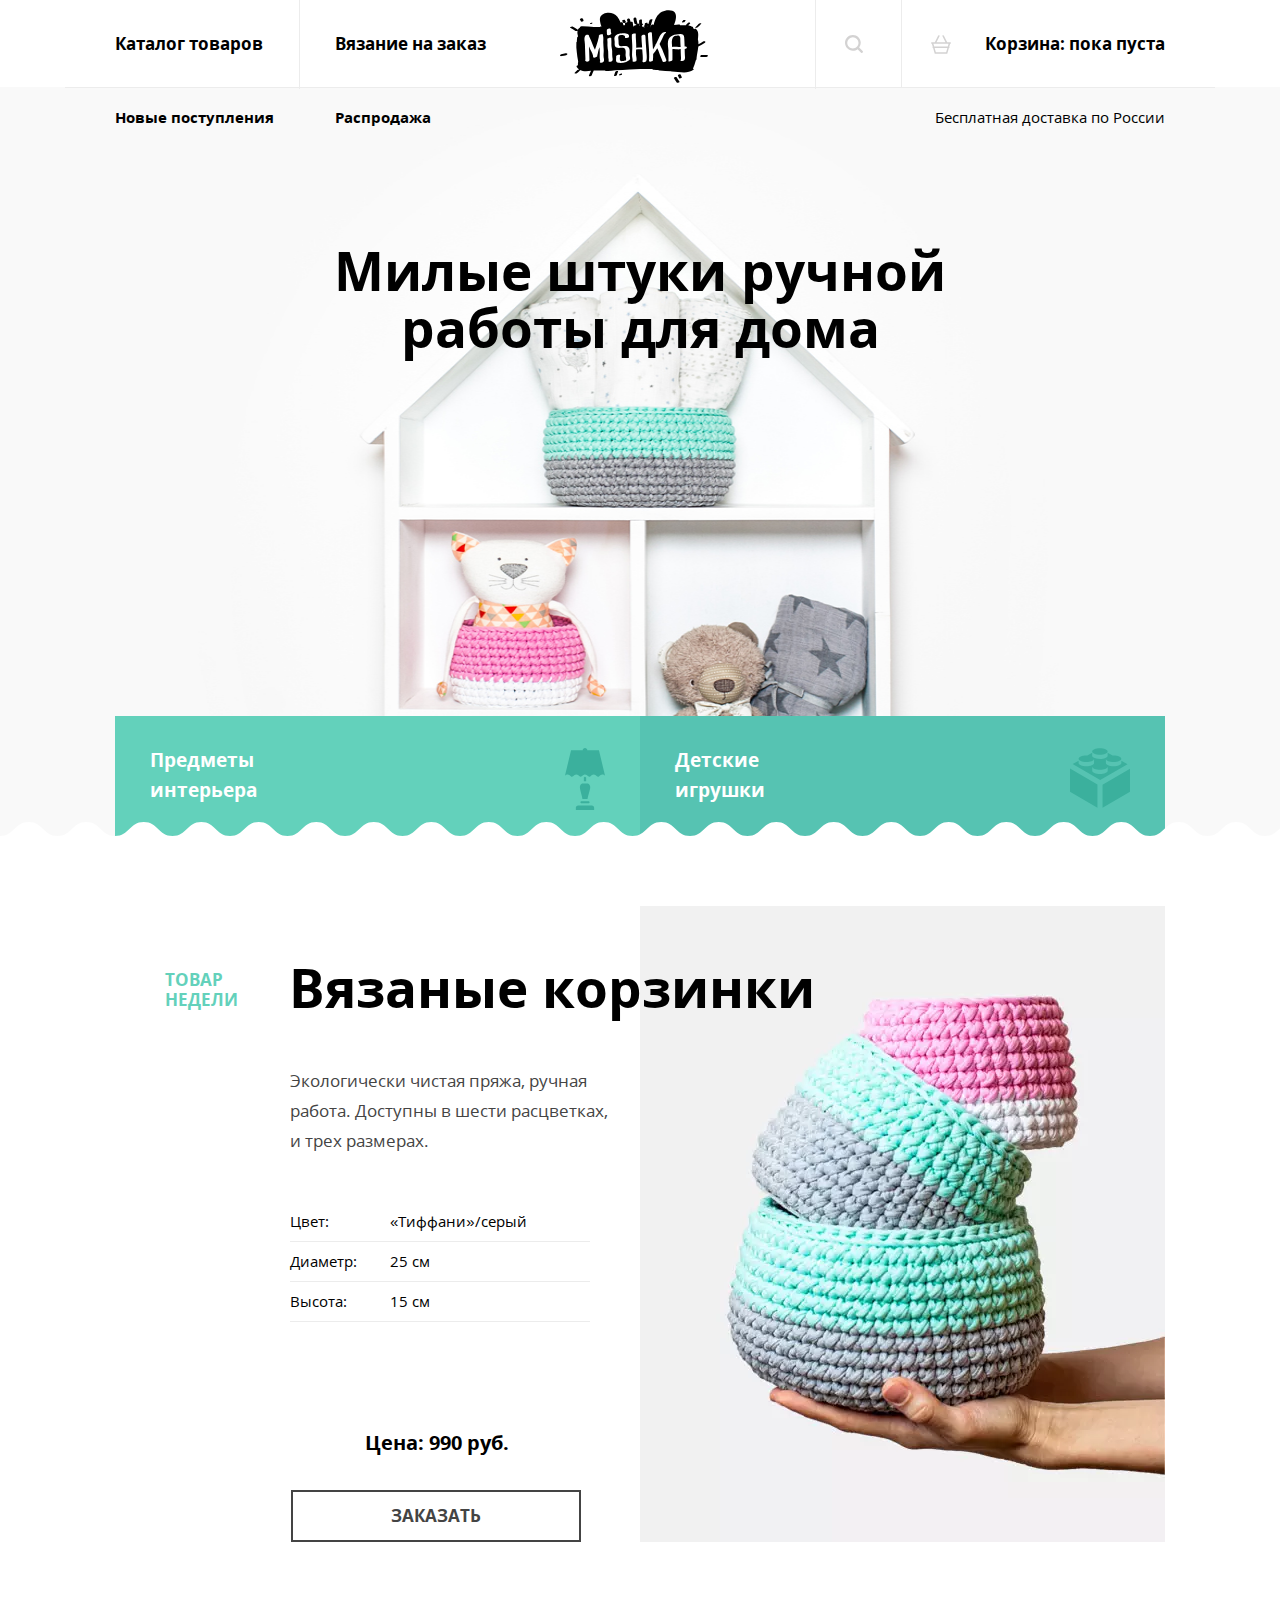
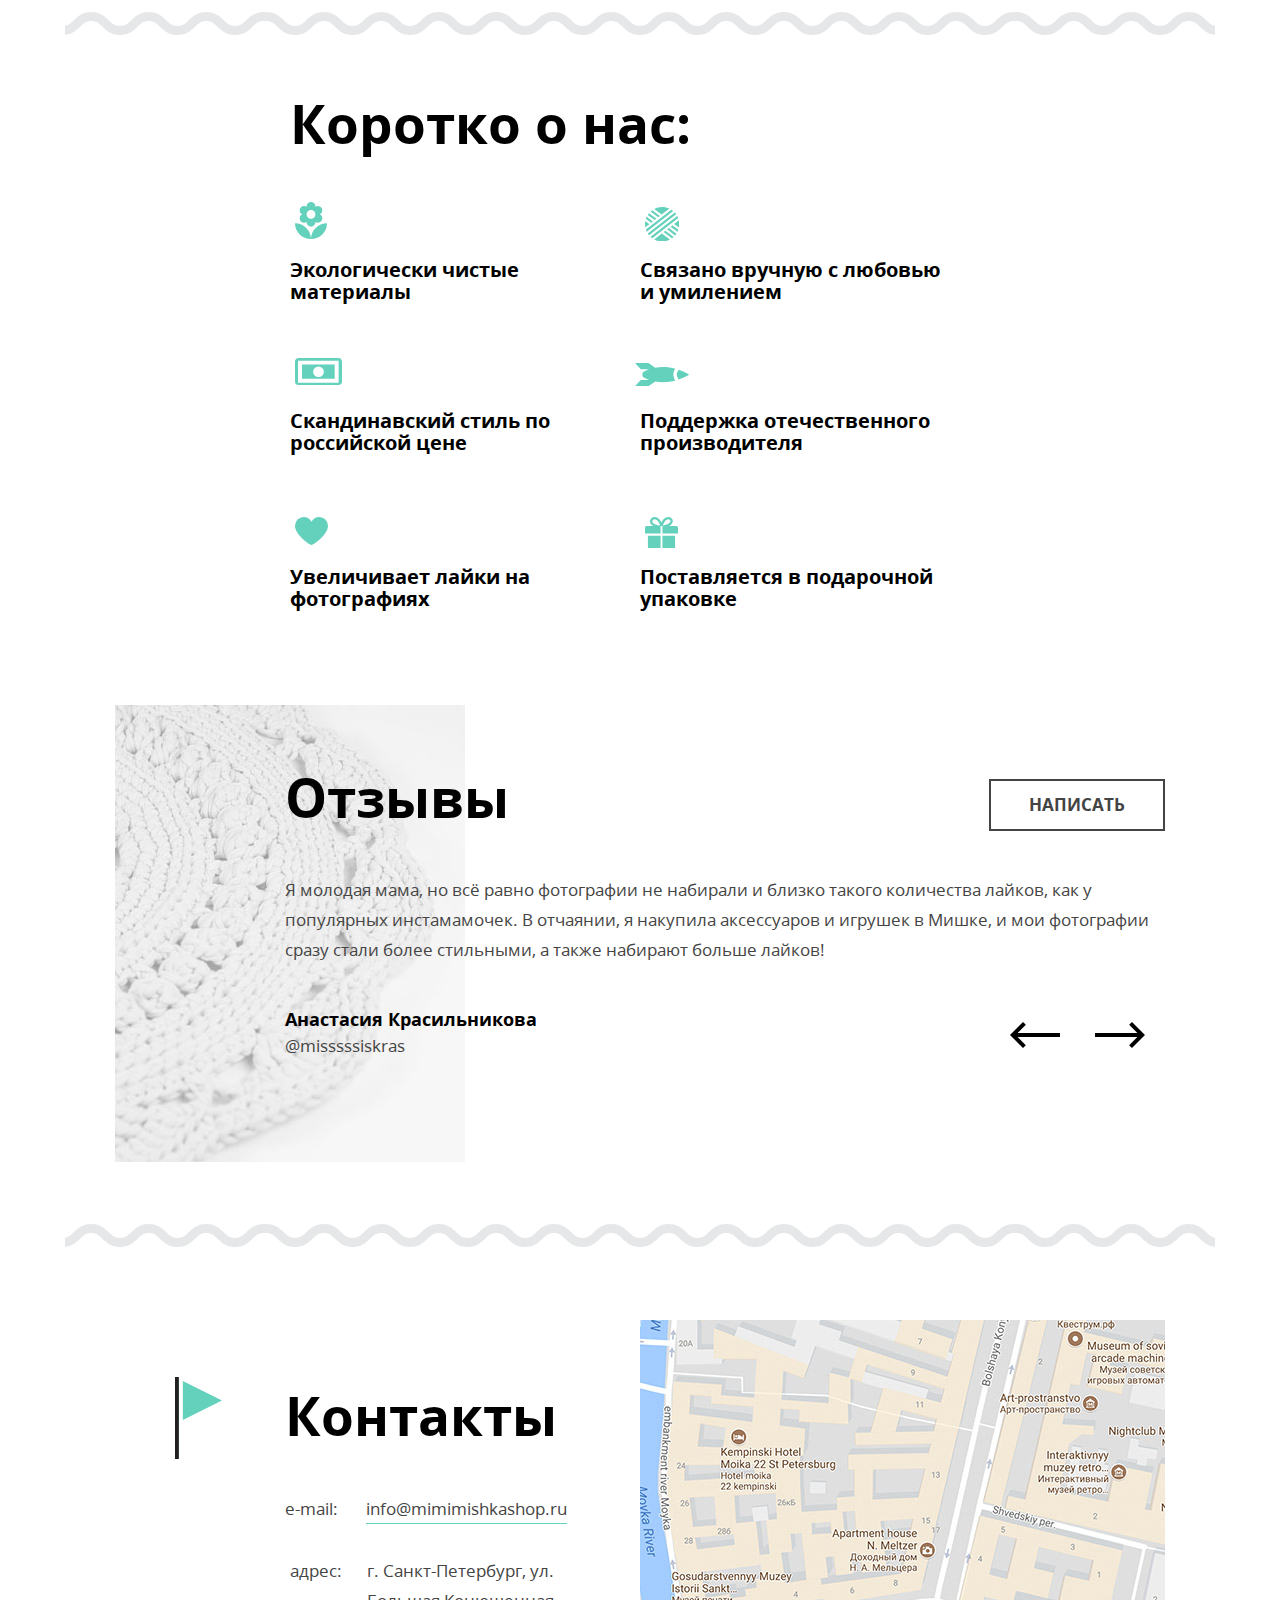
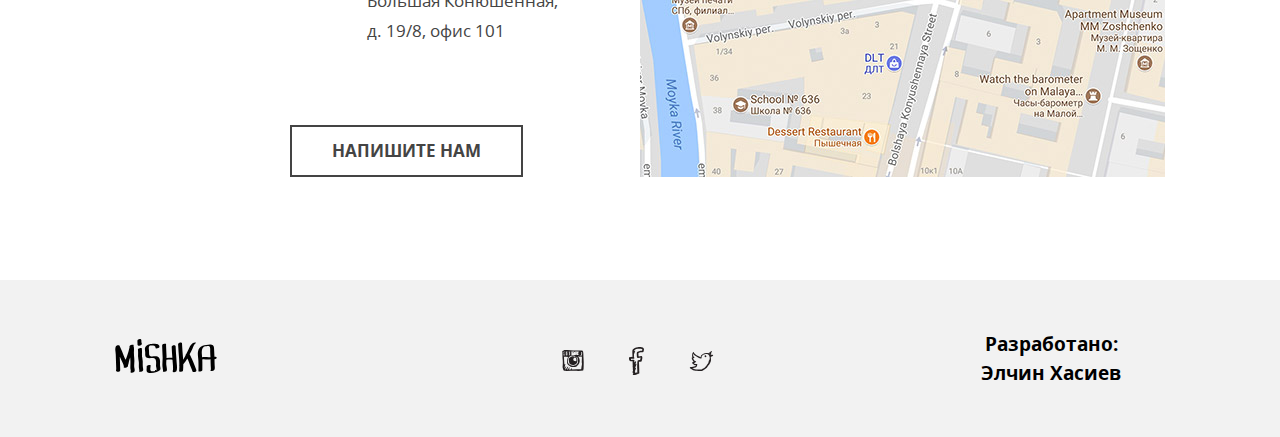
<file: index.html>
<!DOCTYPE html>
<html lang="ru">
<head>
  <meta charset="utf-8">
  <meta name="viewport" content="width=device-width,initial-scale=1">
  <meta http-equiv="x-ua-compatible" content="ie=edge">
  <title>Интернет-магазин "Мишка"</title>
  <link href="css/style.min.css" rel="stylesheet">
  <link rel="preload" href="fonts/opensans.woff2" as="font" type="font/woff2" crossorigin="">
  <link rel="preload" href="fonts/opensansbold.woff2" as="font" type="font/woff2" crossorigin="">
</head>
<body>
  <div style="display: none">
    <svg xmlns="http://www.w3.org/2000/svg"><symbol id="icon-cart" viewBox="264.205 370.961 20.294 18.849"><path d="M283.75 378.19h-3.151l-3.407-6.814a.75.75 0 1 0-1.341.671l3.071 6.143h-9.138l3.072-6.143a.75.75 0 0 0-1.341-.671l-3.407 6.814h-3.151a.75.75 0 0 0 0 1.5h.157l.855 2.991a.737.737 0 0 0-.316.595c0 .396.309.71.697.739l1.656 5.795h12.697l1.656-5.795a.745.745 0 0 0 .698-.739.738.738 0 0 0-.316-.596l.854-2.991h.157a.75.75 0 1 0-.002-1.499zm-4.181 10.121h-10.433l-1.224-4.284h12.881l-1.224 4.284zm1.653-5.785h-13.739l-.81-2.836h15.359l-.81 2.836z"></path></symbol><symbol id="icon-fb" viewBox="56.519 49.996 14.962 27.718"><path d="M68.181 55.188c1.026.029 1.993 0 2.681-.3.391-.818.556-1.854.619-2.989-.19-.015-.062-.337-.207-.399-.029-.202-.278-.195-.309-.398-.277-.165-.457-.422-.723-.598-.727-.162-1.44-.335-2.164-.499-.849.044-1.895-.103-2.58.1-2.619-.04-3.997 1.12-5.259 2.392-.023.078-.003.197-.105.199-.574 1.587-.125 3.621-.204 5.581.099.436.107.958.204 1.395-.998.296-2.212.387-3.402.499-.317.324-.178 1.089-.206 1.693.085.583.278 1.06.413 1.595.211.193.596.396.825.498.065.029.071.082.103.1.506.268 1.451.008 2.268.1-.136 1.978.256 3.915 0 5.68.007.327.295.382.208.798-.001.963-.067 1.99.208 2.69-.287.455-.497.982-.415 1.794.122.016.114.157.105.299-.075.47.643.175.515.698.162.456-.428.184-.413.498v.896c.53.285 1.462.182 2.268.199.908-.419 2.188-.479 2.785-1.196.459.235.916-.014 1.238-.199-.018-.315.273-.333.205-.698-.004-.328-.173-.496-.103-.896v-2.89c-.206-2.293-.048-4.938-.309-7.176.888-.105 1.917-.075 2.578-.398.357-.451.377-1.23.516-1.895.177-.226.221-.583.206-.996.19-.213.068-.729.104-1.096-.141-.595-.168-1.3-.825-1.39-.884-.235-2.043.595-2.991.299.049-1.134-.293-2.342 0-3.388.746-.181 1.446-.4 2.166-.602zm-3.818 4.783c.117.254.254.486.414.698.079.022.203.003.205.101a10.319 10.319 0 0 0 3.096-.299c0 .998-.271 1.733-.518 2.492-.662.045-1.467.3-1.958.198-.276.165-.372.506-.62.698-.049.441.142.495 0 .797-.201.137-.055.611-.205.796v1.496c.085.281-.146.258-.104.497v3.488c-.085.281.146.258.104.498v2.989c.063.271-.132.791.103.896-.07.364-.412-.021-.824.1-.528.122-.926.369-1.548.4.117-.353.32-.622.311-1.097.049-.381-.365-.312-.516-.49.193-.644.562-1.117.722-1.793.197-.515.714-1.298.31-1.794-.522-.105-.521.293-.826.398-.022.077-.002.196-.103.199-.023.077-.003.196-.103.199.01.12-.151.062 0 0 .022-.078.002-.197.103-.199.023-.077.002-.197.103-.199v-.299c.368-.575.67-1.214.826-1.993.191-.28.283-.656.412-.997.156-.262.34-.869.104-1.195-.517.033-.796.295-.93.697-.32-.189.161-.434.104-.697.138-.231.169-.566.309-.797.202-.413.564-1.304 0-1.596-.438-.023-.612.207-.723.498-.214.191-.43.383-.516.698-.373-.07-.143-.727-.206-1.097-.067-.52.122-.899 0-1.195-.56-.799-2.026-.105-3.197-.299-.108-.307-.222-.984-.104-1.195 1.045-.088 2.479.201 3.197-.199.024-.078.003-.197.104-.199.094-.723-.271-1-.515-1.396.232-.806.04-2.02.104-2.989.233-.141.328-.414.515-.598.112-.955.673-1.476.722-2.49-.273.001-.607-.055-.619.199-.302-.114-.382.479-.515.199-.112-.541.246-.626.309-.997.599-.418 1.212-.82 1.856-1.195 1.741-.244 4.648-.449 6.086.198.051.616-.287.854-.207 1.496h-1.546c-1.092.24-1.987.672-2.991.997-.24.066-.276.331-.516.398-.036.396-.225.646-.311.996-.079 1.431.133 2.589.102 3.978z"></path></symbol><symbol id="icon-feature-ball" viewBox="0 0 34.373 34.373"><path d="M.286 14.069a17.244 17.244 0 0 0 .008 6.301l4.121-3.21-4.129-3.091zM24.403 1.585C19.62-.623 13.959-.559 9.149 1.992l7.513 5.625 7.741-6.032zm9.498 11.59l-4.811 3.748 4.936 3.695a17.248 17.248 0 0 0-.125-7.443zM9.209 32.414c4.844 2.534 10.724 2.65 15.73.113l-8.096-6.062-7.634 5.949zM7.914 14.433L1.681 9.767c-.32.669-.595 1.356-.825 2.056l5.308 3.974 1.75-1.364zm10.679 10.669l8.336 6.242a17.184 17.184 0 0 0 1.74-1.372l-8.326-6.234-1.75 1.364zm-7.18-13.395L4.002 6.158a17.073 17.073 0 0 0-1.269 1.723l6.931 5.189 1.749-1.363zm10.68 10.668l8.092 6.059c.471-.544.904-1.112 1.297-1.701l-7.639-5.721-1.75 1.363zM14.913 8.98L7.196 3.203a17.436 17.436 0 0 0-1.709 1.394l7.676 5.747 1.75-1.364zm10.679 10.669l6.972 5.221c.33-.662.615-1.341.855-2.033l-6.077-4.55-1.75 1.362zm.856-16.943L.88 22.626c.233.698.513 1.386.839 2.059l26.52-20.663a17.006 17.006 0 0 0-1.791-1.316zm4.295 3.918a17.418 17.418 0 0 0-.939-1.106L2.786 26.567a17.144 17.144 0 0 0 1.279 1.717l27.09-21.108c-.134-.186-.269-.37-.412-.552zm1.555 2.375L5.552 29.838c.544.501 1.114.962 1.708 1.382l25.962-20.228a17.158 17.158 0 0 0-.924-1.993z" fill="#63d1bb"></path></symbol><symbol id="icon-feature-flower" viewBox="8.014 4.35 31.972 37.301"><path fill="#63d1bb" d="M24 41.65c8.827 0 15.986-7.159 15.986-15.986C31.158 25.664 24 32.822 24 41.65zM12.641 20.78a4.442 4.442 0 0 0 4.44 4.441c.932 0 1.803-.294 2.513-.782l-.036.337c0 2.451 1.99 4.441 4.441 4.441s4.44-1.99 4.44-4.441l-.036-.337a4.396 4.396 0 0 0 2.514.782c2.451 0 4.44-1.99 4.44-4.441a4.418 4.418 0 0 0-2.54-3.997 4.434 4.434 0 0 0 2.54-3.997 4.441 4.441 0 0 0-6.954-3.659l.037-.337a4.441 4.441 0 0 0-8.881 0l.036.337a4.392 4.392 0 0 0-2.513-.781 4.442 4.442 0 0 0-4.44 4.44 4.42 4.42 0 0 0 2.54 3.997 4.42 4.42 0 0 0-2.541 3.997zM24 12.343a4.441 4.441 0 0 1 4.44 4.44 4.441 4.441 0 0 1-8.881 0c0-2.451 1.99-4.44 4.441-4.44zM8.014 25.664c0 8.827 7.158 15.986 15.986 15.986 0-8.828-7.158-15.986-15.986-15.986z"></path></symbol><symbol id="icon-feature-gift" viewBox="239.665 239.757 32.666 32.486"><path fill="#63d1bb" d="M242.56 272.243h12.504v-13.91H242.56v13.91zm28.182-23.62h-7.335c.521-.267.984-.549 1.396-.845 1.588-1.133 2.424-2.57 2.42-3.999.002-1.169-.556-2.202-1.359-2.901a4.585 4.585 0 0 0-3.016-1.121c-1.22-.001-2.352.421-3.32 1.069-1.459.979-2.606 2.451-3.424 4.067-.039.079-.078.157-.115.236a12.944 12.944 0 0 0-1.041-1.792c-.691-.985-1.523-1.86-2.497-2.511-.97-.646-2.103-1.069-3.322-1.069-1.213.004-2.323.514-3.155 1.295-.828.783-1.41 1.885-1.412 3.135-.002.73.211 1.494.649 2.188.552.872 1.424 1.628 2.633 2.248h-6.588c-.878 0-1.591.712-1.591 1.59v5.897h15.396v-7.488h1.873v7.488h15.396v-5.897a1.585 1.585 0 0 0-1.588-1.59m-22.362-2.339c-.622-.391-1-.785-1.22-1.135-.22-.354-.294-.662-.296-.963-.004-.504.248-1.042.691-1.461.437-.415 1.028-.667 1.562-.667h.013c.685 0 1.366.231 2.046.683 1.018.671 1.975 1.85 2.645 3.187.342.676.609 1.39.789 2.087-3.082-.321-5.078-1.002-6.23-1.731m10.537-1.627c.557-.797 1.21-1.466 1.887-1.916.68-.451 1.362-.683 2.047-.683h.006c.574 0 1.117.22 1.494.55.377.336.571.739.573 1.171-.004.512-.272 1.259-1.467 2.132-1.138.825-3.101 1.673-6.127 2.265a10.57 10.57 0 0 1 1.587-3.519m-1.98 27.586h12.506v-13.91h-12.506v13.91z"></path></symbol><symbol id="icon-feature-heart" viewBox="47.475 50.071 33.05 27.857"><path fill="#63d1bb" d="M80.525 58.808a8.736 8.736 0 0 0-8.736-8.736A8.727 8.727 0 0 0 64 54.865a8.727 8.727 0 0 0-7.789-4.793 8.736 8.736 0 0 0-8.736 8.736c0 9.127 14.657 19.121 16.525 19.121 1.869 0 16.525-9.95 16.525-19.121z"></path></symbol><symbol id="icon-feature-money" viewBox="46.212 56.834 46.575 27.332"><path fill="#63d1bb" d="M88.882 56.834H50.116a3.905 3.905 0 0 0-3.904 3.905V80.26a3.905 3.905 0 0 0 3.904 3.905h38.766a3.906 3.906 0 0 0 3.905-3.905V60.739a3.906 3.906 0 0 0-3.905-3.905zm-39.647 24.95V59.551h40.202v22.233H49.235z"></path><path fill="#63d1bb" d="M53.14 77.88h32.395V63.456H53.14V77.88zM69.5 65.354a5.315 5.315 0 1 1 0 10.63 5.315 5.315 0 0 1 0-10.63z"></path></symbol><symbol id="icon-feature-rocket" viewBox="612.532 500.386 54.156 23.183"><path d="M652.844 506.098c-3.647-.971-7.839-1.667-12.359-1.666a46.394 46.394 0 0 0-7.71.623l-6.784-4.668-13.456.005 5.811 6.184h8.447c-4.58 1.598-6.759 3.515-6.759 3.515l.002 3.777s2.313 1.912 6.931 3.518l-8.623-.005-5.811 6.188 13.455.002 6.816-4.692c2.261.398 4.822.647 7.681.648 4.522-.001 8.712-.697 12.36-1.667-1.176-1.775-1.915-3.743-1.918-5.877.003-2.141.738-4.112 1.917-5.885zm3.423 1.034c-1.284 1.605-1.969 3.25-1.965 4.84-.007 1.597.677 3.238 1.968 4.847 6.399-2.162 10.419-4.841 10.419-4.841s-4.019-2.68-10.422-4.846z" fill="#63d1bb"></path></symbol><symbol id="icon-flag" viewBox="-11.34 -28.346 46.68 81.691"><path fill="#63D1BB" d="M-3.561-24.455v38.9l38.9-19.451-38.9-19.449zm-7.779 77.801v-81.691h3.805v81.691h-3.805z"></path><path fill="#231F20" d="M-11.34-28.346h3.805v81.691h-3.805z"></path></symbol><symbol id="icon-insta" viewBox="53.115 53.19 21.769 21.334"><path d="M74.881 65.336c-.013-2.395-.344-4.788-.303-7.135a37.854 37.854 0 0 0-.152-2.278c-.105-.3-.111-.699-.152-1.062-.26-.17-.222-.64-.456-.835-.423-.233-1.201-.114-1.744-.22-.657-.026-1.254-.115-1.899-.153-1.936-.101-3.973-.076-5.996-.076-2.001 0-3.954-.145-5.695-.379h-2.202c-.097.004-.105.098-.227.076-.599.034-1.077.188-1.595.303-.21.119-.421.235-.683.304-.136.192-.513.145-.607.379-.186.212.185.451 0 .607v.911c.173.13.027.58.075.835v.987c-.017 1.281.134 2.397.076 3.72.467 2.762.374 6.537.076 9.413.155.579.363 1.105.455 1.746.256.479.335 1.133.683 1.52.502.206 1.233.186 1.898.229.383.098.667.293 1.14.3 2.843-.21 5.496-.154 8.427-.229 2.704.24 5.802.188 8.275-.228.195-.134.128-.529.228-.76-.056-.385.207-.449.228-.759.131-2.395.164-4.789.15-7.216zm-12.982-6.225c.757-.153 1.48-.341 2.429-.304.71.076 1.287.283 1.897.456.116.184-.243.547.153.684v.076c.059.017.149.002.151.076.445.035.794.167 1.063.379.45.055.536.476 1.138.3-.091.213-.084.524-.075.835.324 1.183.475 2.81.303 4.252-.164.163-.215.442-.303.683-.311.322-.481.785-.836 1.062-.095.236-.25.408-.454.533-.116.213-.206.452-.457.53-.298.163-.577.011-.834-.076-.446.162-.904.312-1.215.607-.816-.096-1.648-.175-2.43-.304-.242-.139-.487-.273-.835-.305a1.997 1.997 0 0 0-.836-.455c-.101-.127-.337-.118-.455-.229-.198-.029-.229-.227-.456-.229-.118-.412-.443-.618-.532-1.062-.226-.331-.308-.805-.455-1.215-.043-1.434.091-2.692.379-3.796.346-.591.779-1.094 1.138-1.67.249.021.365-.09.38-.304.306.053.434-.072.684-.075.257.008.269-.309.458-.449zm-1.67-2.733c-.117-.263-.066-.691-.075-1.062-.007-.285.278-.279.304-.532-.003-.074-.093-.059-.152-.076.126-.146.701-.097.834 0 .132.537-.354.455-.531.684.011.167.322.032.456.076.029.854-.059 1.496 0 2.202h-.456c-.007.234.229.226.456.228-.059.286.092.363.075.607-.226.153-.716.042-1.062.075-.103-.594.235-1.375.151-2.202zm-.683-1.594c.088-.013.134.016.151.076.179.253.01.683-.076.911-.173-.179-.026-.682-.075-.987zm.152 1.822c-.132-.069-.168-.237-.152-.456.132.071.167.238.152.456zm0 1.367c-.058.139-.082-.045-.076-.152.058-.139.081.045.076.152zm-.152.228c.175-.024.084.219.228.227-.009.193-.283.179-.38.077.039-.112.113-.193.152-.304zm-2.354-1.216c.006-.108.013-.214-.076-.228-.073-.733.13-1.415 0-1.973.25-.155.769-.042 1.139-.077v1.139c-.088.064-.203.101-.379.077-.054.28.324.131.379.304.008.853-.056 1.777.152 2.429-.565-.059-.906.107-1.442.076.097-.612-.019-1.435.531-1.594-.012-.141-.257-.047-.304-.153zm-.531 0c-.204.021-.217-.534-.077-.607.328.006.249.501.077.607zm-.152.988c.077-.312.034-.304.075-.683.228.013.26.77-.075.683zm.228-2.05c-.263.054-.273-.266-.153-.38.263-.053.272.267.153.38zm0-1.139c.033.159-.052.201-.076.304-.176.023-.084-.219-.229-.229.025-.102.191-.062.305-.075zm-.228 3.721c.148-.031.11.345-.076.227a.363.363 0 0 0 .076-.227zm-.684-3.721c.029.259-.438.32-.379 0h.379zm-.987.076c-.034.219-.326.179-.379.379-.214-.17.084-.468.379-.379zm-.455.759c.226-.205.451-.41.684-.607-.021-.123.071-.131.076-.228h.229c.102.381-.261.296-.305.531.021.122-.072.131-.075.227.02.335.121.588.075.988-.27.008-.276.28-.607.227.022-.428-.135-.674-.077-1.138zm.076 3.265V57.29c.195-.185.396-.364.607-.532.295.489.179 1.392.455 1.897-.275.157-.75.111-1.062.229zM72.68 69.968c-.109.954-.158 1.968-.379 2.809-2.89.123-6.02.005-8.883.153-.199.045-.273-.031-.229-.229-.253 0-.258.247-.531.229.201-.336.438-.898.151-1.291-.797.013-.797.821-1.138 1.291-.686-.053-1.137.127-1.823.075.18-.705.75-1.021.911-1.745-.395-.55-.989.138-1.214.455-.204.48-.557.81-.76 1.29H57.8c.238-.469.489-.926.759-1.366.171-.512.625-.741.683-1.367-.157-.28-.42-.029-.683 0-.123.182-.272.335-.38.531-.232.376-.501.714-.684 1.14-.181.208-.335.003-.53.227-.389.271-.581.736-.988.987-.174-.06.039-.356.153-.38.045-.181-.096-.55.075-.607.063-.366.212-.647.379-.91.119-.742.521-1.199.684-1.898-.559.099-.674.643-.988.987-.212.445-.542.772-.683 1.291-.174-.131-.028-.58-.076-.836.122-.586.298-1.119.38-1.746.133-.22.173-.535.228-.834.168-.209.046-.61-.077-.761-.226.027-.374.133-.455.304-.192-.032-.193.506-.304.304-.045-2.587-.451-4.812-.456-7.438.026-.331-.183-.424-.228-.685 1.629.028 3.121.091 4.783.229-.089.139-.199.257-.304.379-.144.07-.226.173-.378.304-.604 1.653-.975 3.984-.607 6.15.229.58.589 1.029.986 1.441.907.485 1.635 1.149 2.506 1.671 1.701.361 3.84.369 5.541 0 .236-.12.484-.226.685-.38 1.364-1.242 2.753-2.459 2.961-4.859v-1.367c-.197-1.598-.688-2.905-1.747-3.644.331-.22 1.099.043 1.67.076.223.013.447.014.684 0 .408-.024.928-.055 1.443 0 .144.187.113.544.228.76-.062 1.684-.192 3.3-.152 5.087.103.454.127.986.229 1.441-.091.973-.237 1.89-.457 2.732zm.379-11.16c-.639-.12-1.232-.284-1.897-.379.072-.333.799-.01.987-.228.385-.223.295-.92.304-1.51.032-.348.114-.644.076-1.063-.401-.951-1.783-.421-2.886-.455-.225.718-.47 1.8-.304 2.657.169.49 1.024.292 1.519.456-.14.332-.688.057-.987.076-.296-.083-.707-.052-.986-.151-2.285.078-4.284.004-6.529.151.117-1.248.063-2.465-.076-3.645h3.112c-.344.364-.912.507-1.29.835-.44.244-.861.505-1.139.911.249.134.535-.245.759-.379.355-.074.479-.381.835-.455.423-.438 1.096-.625 1.67-.912.378-.022.697.013.987.077 1.283.007 2.456.126 3.796.076.614.145 1.45.069 1.974.304.107.298.231.579.305.911.008.986-.149 1.816-.23 2.723zm-5.845-3.72c.11-.047-.009-.092 0 0zm0 0c-.529.154-1.019.348-1.367.682.484-.198 1.059-.306 1.367-.682zm1.062.607c.111-.047-.007-.091 0 0zm-1.746.911c.727-.158 1.181-.591 1.746-.911-.437.019-.592.32-.987.379-.215.217-.6.26-.759.532zm-.683-.835c-.111.047.007.092 0 0zm-.683.607c.11-.046-.008-.092 0 0zm-.075.076c.063.014.07-.03.075-.076-.064-.014-.072.03-.075.076zm-.077.076c.064.014.072-.03.077-.076-.067-.013-.072.029-.077.076zm-.834.608c.346-.134.613-.348.834-.607a2.018 2.018 0 0 0-.834.607zm2.276.987c.533-.049.749-.416 1.215-.531.284-.298.784-.381.987-.76-.56.023-.766.399-1.216.531-.284.297-.751.413-.986.76zm-2.276-.987c-.317-.074-.016.227 0 0zm-.533.379c.021.021.115-.037.076-.077-.021-.02-.116.038-.076.077zm2.809.608c-.11.047.007.091 0 0zm-1.14 1.821c-.223-.231-.676-.233-.986-.379-.697-.038-1.223.093-1.746.229-.304.151-.607.304-.91.454-.266.166-.444.417-.76.532-.205.225-.352.51-.684.607-.004.223-.173.281-.304.379-.089.115-.094.312-.227.381-.007.12.036.29-.076.303.108 1.512.291 2.948.683 4.177.287.623.975.846 1.442 1.29.589.297 1.328.444 2.126.531.277-.052.553-.105.911-.076a5.088 5.088 0 0 0 2.81-1.441c.1-.281.252-.508.455-.684-.254-.671.293-1.098.455-1.59.002-1.344-.201-2.48-.607-3.415-.256-.579-.92-.751-1.366-1.139-.059-.018-.15-.003-.151-.077-.269-.136-.733-.239-1.065-.082zm-3.415 4.327c-.113-.063-.109-.244-.152-.379.256-.078.118.237.152.379zm.076.305c.041-.117.079-.006.076.075-.04.118-.079.005-.076-.075zm.456-2.051c.015-.086.075-.042.075 0-.014.087-.075.043-.075 0zm1.67-2.125c-.203.258.041.576.077.836-.305-.039-.574-.887-.077-.836zm.379 3.948c-.04-.038.055-.097.076-.076.04.038-.054.097-.076.076zm.759 2.884c.034-.109.066.008.152 0-.018.097-.15.077-.152 0zm2.201-2.581c-.233-.057-.145.208-.379.152.069-.159.118-.338.229-.455.134.019.172.13.15.303zm-1.137-3.796c.211.119.441.217.606.381.085.219.243.363.38.529.058.778.179 1.492.151 2.354-.257.099-.438.271-.683.381-.78-.006-1.358-.212-1.897-.456-.171-.259-.355-.505-.532-.759v-1.062c.17-.185.319-.391.456-.607.228-.127.508-.201.454-.607-.038-.062-.078-.124-.075-.229.158.045.245.159.379.229.323.017.41-.2.761-.154z"></path></symbol><symbol id="icon-interior" viewBox="-259.404 -19.675 40.219 62.411"><path d="M-244.227 18.283c-.286.966-.245 2.191.027 3.639.494 2.635 1.687 6.041 2.358 9.67h5.062c.696-3.641 1.949-7.05 2.471-9.683.287-1.445.33-2.66.041-3.617-.275-.899-.89-1.618-2.021-2.303h-5.997c-1.075.679-1.674 1.391-1.941 2.294zm11.832 19.995h-13.799c-1.293 0-2.299.976-2.299 2.229v2.229h18.397v-2.229c0-1.253-1.006-2.229-2.299-2.229zm7.133-55.724h-11.732c0-1.244-1.015-2.229-2.3-2.229-1.283 0-2.3.985-2.3 2.229h-11.737l-6.073 25.517c.794-.461 1.589-.992 2.632-.992 1.359 0 2.243.818 2.924 1.375.682.557 1.162.849 1.447.849.292.001.769-.287 1.451-.836.681-.548 1.564-1.358 2.915-1.358 1.349 0 2.237.806 2.919 1.354.684.549 1.161.84 1.451.84.146 0 .338-.073.58-.214.242-.141.53-.353.872-.626.512-.411 1.139-.967 1.99-1.218.284-.085.593-.136.93-.136 1.347 0 2.238.805 2.92 1.354.683.548 1.159.84 1.451.84.287-.002.766-.296 1.445-.85.684-.554 1.571-1.367 2.925-1.367 1.356 0 2.239.817 2.919 1.371.342.276.631.489.872.631.24.143.431.214.575.214.288 0 .762-.293 1.442-.854.68-.559 1.567-1.384 2.929-1.384 1.044 0 1.839.533 2.632.997l-6.079-25.507zm-10.619 51.266h-6.864c-.657 0-1.15.479-1.15 1.115 0 .635.493 1.113 1.15 1.113h6.9c.655 0 1.15-.479 1.15-1.113 0-.636-.495-1.115-1.15-1.115h-.036zm-3.414-24.484c-.146 0-.338.074-.58.213-.157.094-.37.261-.57.41v3.731h2.299V9.959c-.505-.378-.908-.623-1.149-.623z"></path></symbol><symbol id="icon-left-arrow" viewBox="0 0 50 26.003"><path d="M50 11.002H7.659l8.174-8.174L13.005 0 0 12.998l.003.003-.003.004 13.005 12.998 2.828-2.828-8.172-8.173H50z"></path></symbol><symbol id="icon-mail" viewBox="0 0 32 32"><path d="M28 5H4a4 4 0 0 0-4 4v13a4 4 0 0 0 4 4h24a4 4 0 0 0 4-4V9a4 4 0 0 0-4-4zM2 10.25l6.999 5.25L2 20.75v-10.5zM30 22c0 1.104-.898 2-2 2H4c-1.103 0-2-.896-2-2l7.832-5.875 4.368 3.277a3 3 0 0 0 3.599 0l4.369-3.277L30 22zm0-1.25l-7-5.25 7-5.25v10.5zm-12.801-2.148c-.35.263-.763.4-1.199.4s-.851-.139-1.2-.4L10.665 15.5l-.833-.625L2 9.001V9c0-1.103.897-2 2-2h24c1.102 0 2 .897 2 2l-12.801 9.602z"></path></symbol><symbol id="icon-map-pin" viewBox="0 0 66 100.801"><path fill="#FFF" d="M56.334 9.228c-12.892-12.305-33.773-12.305-46.667 0-12.891 12.297-12.891 32.248 0 44.542 0 0 23.318 21.832 23.318 47.031 0-25.199 23.343-47.031 23.343-47.031 12.897-12.294 12.897-32.245.006-44.542z"></path><path fill="#6BC6B3" d="M47.036 45.522c-.636-3.277.13-6.947.027-10.284-.115-3.755-.713-7.485-.665-11.246.039-3.044.545-6.173-.503-9.091.065-.332.134-.662.195-.995.271-1.463-4.577-.689-5.338.649-.479.393-.726.861-.523 1.339.051.121.097.243.142.365-.917 4.485-2.197 8.827-3.668 13.174-.563 1.663-1.244 3.288-1.817 4.946-.814-1.545-1.638-3.071-2.3-4.728-1.922-4.805-3.656-9.661-6-14.285.266-2.14-4.484-1.916-5.421.044-1.132 2.371-.986 4.763-.613 7.299.42 2.858.494 5.668.528 8.554.066 5.566.502 11.119.584 16.684-.496.552-.646 1.233-.127 1.924.226.302.505.535.799.769 1.265 1.013 4.899.15 4.893-1.779-.02-5.771-.437-11.531-.589-17.299-.015-.565-.025-1.129-.034-1.694.08.203.159.406.24.607.896 2.245 1.833 4.427 3.059 6.514 1.214 2.068 1.824 4.289 2.523 6.547-.265.303-.423.647-.326.991-.055.251.099.409.352.504.894.766 2.578.383 3.513-.01a8.28 8.28 0 0 0 1.155-.593c.483-.297 1.236-.95 1.021-1.622a44.64 44.64 0 0 1-.121-.391c.657-1.776.992-3.625 1.352-5.5.381-2 1.095-3.892 1.812-5.786.073.867.149 1.732.219 2.597.285 3.575.046 7.099.011 10.674a16.22 16.22 0 0 0 .306 3.445c.096.479.514 2.53.394 2.642-.855.79-.606 1.759.539 2.011 1.279.281 2.912-.148 3.877-1.039 1.675-1.548.882-3.98.504-5.937z"></path></symbol><symbol id="icon-menu-close" viewBox="0 0 20.514 20.512"><path fill="#231F20" d="M20.513 1.414L19.099 0l-8.843 8.842L1.414 0 0 1.414l8.842 8.842L0 19.098l1.414 1.414 8.842-8.842 8.843 8.842 1.414-1.414-8.842-8.842z"></path></symbol><symbol id="icon-menu-open" viewBox="0 0 19.958 14"><path fill="#231F20" d="M0 0h19.958v2H0zm0 6h19.958v2H0zm0 6h19.958v2H0z"></path></symbol><symbol id="icon-phone" viewBox="0 0 24.829 24.333"><path d="M17.321 24.333h-1.115c-4.904-.58-8.497-2.857-11.11-5.772C2.473 15.637.402 11.875 0 6.817V5.459c.091-.921.544-1.55 1.067-2.086.65-.666 1.63-1.522 2.522-1.553.659-.022 1.78.451 2.232 1.066.388.53.595 1.59.775 2.378.185.797.6 1.95.485 2.717-.176 1.196-1.764 1.703-2.231 2.572 1.551 3.721 4.089 6.456 7.472 8.345.847-.465 1.595-1.864 2.767-1.892.428-.012.972.209 1.406.34.477.143.891.326 1.311.484.705.266 1.957.621 2.378 1.213.433.61.681 1.608.581 2.231-.194 1.234-2.227 2.603-3.444 3.059zM12.529 1.528c5.949 0 10.771 4.822 10.771 10.771h1.529C24.829 5.507 19.323 0 12.529 0v1.528z"></path><path d="M12.529 9.327v1.552a1.42 1.42 0 0 1 1.421 1.42h1.553a2.973 2.973 0 0 0-2.974-2.972zm0-3.081a6.054 6.054 0 0 1 6.056 6.054h1.588a7.642 7.642 0 0 0-7.644-7.641v1.587z"></path></symbol><symbol id="icon-play" viewBox="247.3 382.56 100.678 76.891"><path fill="#63D1BB" d="M344.255 400.708s-.92-7.008-3.785-10.078c-3.632-4.041-7.674-4.066-9.541-4.297-13.326-1.023-33.303-1.023-33.303-1.023h-.051s-19.978 0-33.304 1.023c-1.867.23-5.908.256-9.54 4.297-2.84 3.096-3.786 10.078-3.786 10.078s-.896 8.211-.896 16.422v7.699c0 8.21.947 16.421.947 16.421s.921 7.009 3.785 10.078c3.632 4.041 8.364 3.913 10.487 4.349 7.622.767 32.356 1.022 32.356 1.022s20.003-.025 33.329-1.048c1.867-.23 5.908-.256 9.54-4.298 2.84-3.069 3.786-10.078 3.786-10.078s.946-8.21.946-16.421v-7.699c-.023-8.236-.97-16.447-.97-16.447z"></path><path fill="#FFF" d="M297.614 459.449h-.016c-1.015-.011-24.946-.266-32.604-1.037l-.14-.014-.137-.028c-.271-.056-.668-.107-1.126-.167-2.503-.328-7.159-.938-10.839-5.019-3.354-3.616-4.377-10.771-4.483-11.576l-.005-.043c-.039-.342-.965-8.463-.965-16.736v-7.699c0-8.266.875-16.378.912-16.72l.009-.071c.108-.802 1.155-7.928 4.474-11.557 3.996-4.439 8.531-4.899 10.712-5.121.192-.02.37-.037.529-.058l.126-.013c13.277-1.019 33.312-1.031 33.514-1.031h.051c.201 0 20.236.013 33.514 1.031l.126.013c.159.021.337.038.529.058 2.179.221 6.71.682 10.704 5.112 3.354 3.616 4.377 10.771 4.483 11.577l.005.043c.039.342.965 8.459.99 16.753v7.708c0 8.273-.926 16.395-.965 16.736l-.007.053c-.108.805-1.156 7.953-4.478 11.562-3.994 4.435-8.527 4.896-10.707 5.117-.193.02-.371.037-.53.057l-.126.013c-13.276 1.02-33.334 1.057-33.535 1.058l-.015-.001zm-31.944-6.497c7.477.729 31.216.989 31.968.997.657-.001 20.135-.049 33.047-1.036.178-.021.371-.041.58-.062 1.836-.186 4.608-.468 7.186-3.335l.026-.029c1.825-1.974 2.853-6.928 3.075-8.552.059-.514.926-8.358.926-16.08v-7.699c-.023-7.76-.896-15.627-.951-16.109-.32-2.382-1.434-6.789-3.066-8.539l-.035-.038c-2.577-2.868-5.351-3.149-7.186-3.336a34.367 34.367 0 0 1-.58-.062c-13.066-.998-32.834-1.011-33.033-1.011h-.051c-.198 0-19.967.013-33.033 1.011a33.29 33.29 0 0 1-.58.062c-1.835.187-4.607.468-7.186 3.336l-.019.021c-1.828 1.993-2.855 6.924-3.082 8.552-.062.591-.875 8.399-.875 16.089v7.699c0 7.749.871 15.598.926 16.083.32 2.381 1.433 6.789 3.066 8.539l.035.039c2.322 2.584 5.303 2.975 7.479 3.259.481.061.939.121 1.363.201z"></path><path fill="#FFF" d="M285.733 403.138v35.708l29.747-17.854z"></path></symbol><symbol id="icon-right-arrow" viewBox="0 0 50 26.003"><path d="M0 11.002h42.341l-8.175-8.174L36.995 0 50 12.998l-.004.003.004.004-13.005 12.998-2.829-2.828 8.173-8.173H0z"></path></symbol><symbol id="icon-search" viewBox="-0.8 -0.8 17.6 17.6"><path d="M16.47 14.93l-3.415-3.415A7.67 7.67 0 0 0 14.6 6.899C14.6 2.646 11.153-.8 6.9-.8S-.8 2.646-.8 6.899s3.446 7.7 7.699 7.7c1.734 0 3.326-.58 4.613-1.546l3.417 3.416c.203.202.418.33.771.33a1.1 1.1 0 0 0 1.1-1.1c0-.24-.061-.499-.33-.769zM1.399 6.899a5.5 5.5 0 1 1 11 0c0 3.038-2.462 5.5-5.5 5.5s-5.5-2.461-5.5-5.5z"></path></symbol><symbol id="icon-tick" viewBox="0 0 32.666 22.742"><path d="M32.666 1.414L31.252 0 11.338 19.914 1.414 9.989 0 11.403l9.924 9.925 1.414 1.414h.001l1.414-1.414h-.001z"></path></symbol><symbol id="icon-toy" viewBox="226.001 226.19 60 59.62"><path d="M226.001 269.871l27.438 15.934v-23.346l-27.438-15.94v23.352zm51.346-31.244v2.453c0 1.817-3.458 3.29-7.73 3.29-4.266 0-7.727-1.473-7.727-3.29v-4.059h.024c.26 1.714 3.604 3.073 7.702 3.073 4.272 0 7.729-1.474 7.729-3.285 0-1.819-3.457-3.289-7.729-3.289-.339 0-.675.01-1.002.03l-4.975-2.888v3.086c0 1.817-3.454 3.29-7.723 3.29-2.683 0-5.045-.583-6.433-1.467a3.928 3.928 0 0 0-.732-.586c-.363-.381-.565-.797-.565-1.236v-2.986l-4.807 2.792a21.384 21.384 0 0 0-1.054-.033c-4.267 0-7.727 1.469-7.727 3.289 0 1.811 3.46 3.285 7.727 3.285 4.099 0 7.446-1.358 7.705-3.073h.022v4.059c0 1.817-3.455 3.29-7.727 3.29-4.267 0-7.727-1.473-7.727-3.29v-2.42l-5.952 3.452 27.531 15.986 27.351-15.882-6.181-3.591zm-13.644 10.166c0 1.817-3.46 3.287-7.727 3.287-4.269 0-7.729-1.47-7.729-3.287v-4.059h.024c.26 1.715 3.603 3.076 7.705 3.076 4.101 0 7.443-1.361 7.705-3.076h.021v4.059h.001zm-5.145 13.873v23.144L286 269.871v-23.144l-27.442 15.939zm-2.641-29.904c4.269 0 7.723-1.47 7.723-3.286 0-1.814-3.454-3.287-7.723-3.287-4.27 0-7.729 1.472-7.729 3.287-.001 1.816 3.459 3.286 7.729 3.286"></path></symbol><symbol id="icon-twitter" viewBox="52.253 53.771 23.494 20.168"><path d="M75.706 57.855c-.227-.366-.909-.277-1.407-.371h-1.112c.142-.353.343-.646.52-.963.056-.438.254-.734.223-1.26.129-.167.176-.417.296-.593.104-.144.242-.477.074-.667-.051-.221-.295-.249-.593-.222a.515.515 0 0 0-.222.148c-.448.433-.778 1.014-1.261 1.408-.009.008-.062 0-.074 0-.087.005-.033.046-.075.074-.146.098-.257.152-.369.223-.284.176-.547.445-.891.519-.529-.211-1.156-.326-1.852-.37-1.157.102-2.303.215-3.038.741-.911.35-1.477 1.042-2.149 1.63-.049.32-.342.398-.37.741-.005.045-.012.088-.073.074.043.241-.051.345-.074.519-.001.133.199.431 0 .52-.822-.12-1.485-.63-2.149-.964-.718-.36-1.468-.604-2.074-1.111-.716-.322-1.26-.816-1.778-1.334-.208-.312-.542-.496-.667-.89-.379-.164-.175-.912-.741-.889-.315-.043-.345.199-.444.37-.07.227-.361.232-.371.519-.004.046-.011.088-.074.075-.17 1.089-.527 1.992-.519 3.26.129.415.35.738.593 1.038-.418.051-.716.222-.89.519-.06 1.073.378 1.647.742 2.297.134.384.352.685.593.963.017.229.206.288.296.445.019.105.123.125.149.223-.04.105.289.18.073.221-.413.131-1.016.07-1.259.371-.109.279-.109.833 0 1.111.034.237.282.262.296.519.499.417 1.082.747 1.631 1.112.574.166 1.211.271 1.852.37-.102.343-.338.551-.593.741-.78.381-1.849.474-2.742.74-.555.038-.956.23-1.556.223-.333.127-.854.075-1.112.223-.122.068-.102.096-.222.221-.134.412.111.74.444.89-.005.253.219.276.371.371.089.183.254.29.445.37.544.468 1.268.759 1.927 1.112.83.183 1.648.376 2.52.519.896.116 1.901.124 2.816.222h.963c.511.132 1.23.054 1.853.074.095-.102.322-.073.519-.074.522-.269 1.196-.385 1.631-.74.574-.241.989-.642 1.557-.89.866-.765 1.937-1.324 2.519-2.37.205-.189.351-.438.445-.74.265-.156.385-.454.593-.667.404-.41.706-.924 1.037-1.4.319-.496.576-1.054.89-1.556-.01-.405.306-.484.296-.89.193-.226.177-.662.371-.88-.033-.255.029-.415.074-.594.047-1.281-.047-2.422-.297-3.407.588-.155 1.181-.302 1.631-.593.52-.206.993-.603.808-1.281zm-3.408 4.076c-.153.859-.615 1.41-1.038 2.001.059.379-.104.538-.073.889a4.303 4.303 0 0 0-.371 1.037c-.203.267-.332.606-.519.89-.366.548-.777 1.051-1.186 1.557-.378.56-.912.965-1.334 1.481-.42.493-.942.885-1.407 1.334-.474.17-.89.396-1.26.667a5.06 5.06 0 0 0-.667.296c-.177.146-.499.145-.668.29-1.086.147-2.3.17-3.555.148-1.031-.105-2.115-.159-3.039-.371-.922-.189-1.511-.712-2.297-1.037.153-.242.634-.154.963-.222.031-.166.394-.003.444-.149.257.06.285-.109.52-.07.563-.201 1.23-.302 1.705-.593.282-.138.406-.434.667-.593.033-.189.104-.341.222-.444.047-.275.201-.441.148-.815.111-.21.299-.343.296-.667-.074-.147-.128-.316-.296-.371-.026-.196-.377-.067-.444-.222-.255.032-.416-.029-.593-.075-.154-.043-.487.092-.519-.073-.842-.023-1.3-.43-1.853-.74.431-.262 1.032-.353 1.333-.742.516-.076 1.058-.129 1.112-.666 0-.717-.771-.661-1.333-.815-.773-.66-1.194-1.672-1.779-2.52.238-.157.564-.226.741-.444.454.058.54-.251.667-.52.019-.488-.333-.605-.593-.815a3.49 3.49 0 0 1-.667-.74c-.003-.818-.021-1.652.074-2.372.063-.014.07.029.074.074.227.441.559.775.815 1.186.532.357.925.853 1.556 1.112.452.413 1.108.621 1.557 1.038.601.263 1.158.57 1.704.889.669.194 1.056.673 2.001.593.198-.098.394-.199.593-.297.258-.456-.059-1.079.147-1.63.255-.659.797-1.031 1.26-1.481.29-.155.555-.335.815-.519.347-.098.675-.216.964-.37a6.223 6.223 0 0 0 1.037-.148h1.26c.244.052.475.119.74.148.209.137.38.313.666.371.789.693 1.271 1.696 1.409 3.039-.122.484.053.873.001 1.481zm.296-5.632c-.129.34-.23.707-.593.815-.017-.105-.122-.125-.147-.222-.012-.209.209-.186.296-.296.162-.085.245-.248.444-.297-.007-.09.108-.046 0 0zm-5.484 3.038c.163.135.284.31.519.371.101.221.314.327.594.37.047-.15.346-.049.37-.222.174-.023.166-.229.296-.297-.018-.55-.129-1.006-.37-1.333-.758-.423-1.676.039-1.409 1.111z"></path></symbol><symbol id="icon-video" viewBox="0 0 32 32"><path fill="#63d1bb" d="M26 15l6-4v16l-6-4v-8zm-2 0v8a4 4 0 0 1-4 4H4a4 4 0 0 1-4-4v-8a4 4 0 0 1 4-4h10a2 2 0 0 1 2-2V7H5a1 1 0 1 1 0-2h12a1 1 0 0 1 1 1v3a2 2 0 0 1 2 2 4 4 0 0 1 4 4zm-12 0H4v8h8v-8zm8 1a1 1 0 0 0-1-1h-4a1 1 0 1 0 0 2h4a1 1 0 0 0 1-1z"></path></symbol><symbol id="logo-desktop" viewBox="0 0 148.051 72.707"><path d="M143.165 31.397c-1.481 1.055-3.053 1.942-4.657 2.777.037-1.747-.119-3.465-.591-5.127.051-.333.102-.667.145-1.002.375-3.005.657-7.122-2.003-9.224-.335-.265-1.249-.035-1.922.274a4.64 4.64 0 0 0-.496-.415 14.922 14.922 0 0 1-.229-.735c-.035-.12-.168-.188-.36-.215.285-.383.263-.818-.419-1.092a18.59 18.59 0 0 0-1.143-.413c-.067-.072-.126-.096-.172-.058l-.006.003c-.938-.3-1.893-.533-2.859-.705.138-.331.396-.813.552-1 .132-.157.279-.3.429-.439.062-.057.125-.111.188-.165l.069-.061.084-.062c.38-.288.846-.865.221-1.202-.57-.307-1.507-.142-2.007.238-.863.655-1.626 1.379-2.092 2.361-2.01-.169-4.05-.155-6.079-.078a.757.757 0 0 0 .141-.25c.184-.585-.908-.525-1.188-.488-1.562.205-3.125.407-4.688.604 1.367-3.773 3.083-8.578 1.001-12.264-1.19-2.106-3.906-2.579-6.098-2.652-2.436-.081-4.898.461-7.036 1.636-4.762 2.618-7.11 7.71-8.21 13.138-.497-.657-2.301-.425-2.645.468-.124.32-.229.645-.327.972-.16.174-.282.386-.345.637-.015.056-.027.111-.041.167l-.196.007c.02-.104.041-.207.064-.31.146-.109.247-.232.28-.366.574-2.296 1.156-4.588 1.948-6.82.269-.756-2.511-.399-2.804.426a51.17 51.17 0 0 0-1.12 3.622c-.165.078-.356.187-.425.326-.017.034-.031.07-.047.104-.107-.093-.271-.151-.466-.178v-.959c0-.432-2.823-.034-2.823.757v1.568a2.329 2.329 0 0 0-.472.266l-.19.172a.373.373 0 0 0-.12.245c-.007.026-.013.053-.023.078-.017.022-.032.046-.052.066-.126.128-.184.335-.027.467.19.16.508.167.738.159.048-.002.097-.007.146-.011v.468a75.61 75.61 0 0 1-.675-.006l-.411-.051c-.021-.385-.676-.452-1.351-.328a.524.524 0 0 0-.001-.148 23.602 23.602 0 0 1-.229-1.79c.237-.079.471-.18.68-.313.159-.102.328-.224.328-.43v-.194c0-.18-.412-.204-.499-.208a2.849 2.849 0 0 0-.589.041c-.075-1.305-.081-2.615-.081-3.925 0-.84-2.824-.315-2.823.757 0 1.786.009 3.57.193 5.343a2.477 2.477 0 0 0-.27.009v-1.532c0-1.045-1.297-1.22-2.147-.809.313-.262.489-.622.37-1.039-.403-1.414-.778-2.827-.974-4.287-.188-1.394-3.017-.677-2.824.756.196 1.46.57 2.873.975 4.287.235.828 1.338.889 2.104.51-.227.196-.373.452-.373.76v.63c-.189-.098-.439-.16-.77-.16-1.057 0-1.671.885-1.4 1.477a41.915 41.915 0 0 1-.491-.083c-.382-1.248-.686-2.514-.714-3.83-.02-.942-1.27-1.049-2.108-.672a.571.571 0 0 0-.049-.168c-.385-.804-.567-1.674-.78-2.533-.332-1.35-3.158-.601-2.823.756.157.638.3 1.281.519 1.898l-.056.014c-.3.081-.601.205-.854.387-.832.079-1.828.565-1.752 1.208.058.478.131.953.209 1.427-.546.091-1.092.177-1.639.26a11.905 11.905 0 0 1-.618-2.443c-.131-.924-1.555-.854-2.332-.26-.774-2.062-1.796-4.019-3.122-5.761-2.621-3.439-7.097-4.613-11.242-3.794-1.9.376-3.735 1.184-5.043 2.646-1.21 1.353-1.352 3.089-1.17 4.805.158 1.493.61 4.005 1.584 5.976-.35-.012-.709.041-.949.139-.283.117-.561.248-.833.388a95.043 95.043 0 0 1-5.803-.07c-4.179-.194-8.301-.86-12.497-.742-.923.026-1.534.719-1.465 1.262-1.046.502-1.733 1.315-2.143 2.287-1.732-1.15-3.479-2.266-5.335-3.211-.689-.351-3.3.707-2.285 1.224 1.84.938 3.561 2.072 5.278 3.216.512.341 1.32.133 1.842-.07.03-.012.09-.039.165-.077-.306 1.44-.157 3.067.241 4.493.03.11.093.198.172.27a9.289 9.289 0 0 0-.007 1.015l-.002.165c-.4.189-.712.48-.76.839a37.38 37.38 0 0 0-.305 4.229c-.272.199-.462.469-.485.798-.233 3.345.037 6.652.467 9.95.185 2.694.69 5.344 1.172 7.999.058.416.113.832.167 1.249-.265 1.133-.398 2.395-.237 3.482-.881.171-1.729.866-1.233 1.617.765 1.158 1.644 2.018 2.606 2.649-.633-.103-1.42.11-1.871.555-.818.809-1.715 1.531-2.533 2.339-.429.424-.314.935.289 1.078.651.155 1.516-.06 1.997-.535.817-.808 1.715-1.531 2.533-2.339.248-.245.308-.517.204-.731 3.21 1.735 7.235 1.27 11.114.943-.882 1.589-1.542 3.273-2.17 4.997-.262.719 2.507.373 2.801-.436.61-1.675 1.237-3.343 2.103-4.895 3.741.117 7.479.122 11.215.051.149.182.416.305.746.336 3.27.311 6.489-.096 9.688-.699 4.789-.229 9.577-.525 14.366-.809 7.527-.186 15.056-.346 22.587-.32.1.109.204.215.314.318.272.256.621.345.979.33.062.009.128.016.199.019a69.72 69.72 0 0 1 2.141.145c.156.04.341.059.559.046h.005c.782.067 1.563.14 2.346.208.171.214.497.342.792.361 3.804.25 7.612.522 11.423.703.14.229.536.34.82.343 7.067.06 15.278 2.804 21.558-1.736.501-.362.273-.877-.264-.984a1.992 1.992 0 0 0-.326-.034c.008-.016.018-.03.023-.045a60.72 60.72 0 0 0 2.945-8.552c.365-.198.632-.494.646-.86.049-1.189.188-2.406.371-3.639a63.27 63.27 0 0 0 .441-2.66c.387-2.169.806-4.367 1.018-6.541 2.28-1.147 4.538-2.335 6.622-3.819 1.565-1.117-.784-1.883-1.832-1.137zm-55.33-15.046a1.13 1.13 0 0 0-.134.123c.073-.312.149-.623.228-.934h.111c-.068.27-.138.541-.205.811z"></path><path d="M63.261 12.626c.127.196.562.217.753.217.377.001.759-.083 1.106-.225.404-.166 1.101-.559.77-1.07-.363-.562-.609-1.19-.975-1.754-.127-.196-.562-.217-.754-.217a2.914 2.914 0 0 0-1.105.226c-.404.165-1.101.558-.77 1.069.363.562.61 1.191.975 1.754zm-42.578-1.719c.216.647 1.111.647 1.648.504.472-.127 1.39-.616 1.175-1.26-.208-.624-.433-1.293-.893-1.78-.479-.507-1.324-.417-1.902-.151-.412.19-1.177.838-.695 1.349.382.405.478.772.667 1.338zm9.977 2.988c.843 0 3.073-1.276 1.186-1.276-.843 0-3.074 1.276-1.186 1.276zm91.902-1.621c.346.072.717.032 1.055-.059.321-.086.7-.234.941-.477.355-.355.728-.729.962-1.178.104-.198.174-.399-.005-.587-.188-.197-.507-.245-.763-.251a2.695 2.695 0 0 0-1.106.22c-.252.106-.621.294-.756.553a2.964 2.964 0 0 1-.351.513l-.023.027a.578.578 0 0 0-.028.032c-.064.067-.13.133-.195.199-.158.158-.346.365-.279.614.063.241.333.349.548.394zm13.299 5.418c.631-.061 1.395-.246 1.894-.662 1.319-1.102 2.603-2.248 3.623-3.642.288-.393-1.049-.243-1.118-.23-.534.099-1.316.276-1.661.746-.949 1.296-2.164 2.349-3.391 3.374-.498.415.441.434.653.414zm10.879 27.077h-4.872c-.616 0-1.475.468-1.556 1.139-.09.739.754.922 1.304.922h4.871c.617 0 1.475-.468 1.557-1.139.09-.739-.754-.922-1.304-.922zM57.021 60.784c-.498.08-1.412.296-1.639.831a34.65 34.65 0 0 0-1.364 3.897c-.211.733 2.571.333 2.798-.451a34.575 34.575 0 0 1 1.363-3.897c.222-.527-.966-.412-1.158-.38zm4.581 2.591a3.893 3.893 0 0 0-1.029.152 3.87 3.87 0 0 0-.968.383c-.141.084-.338.2-.338.39a3.075 3.075 0 0 1-.021.346.755.755 0 0 1-.113.272c-.064.082-.108.179.018.253.196.114.502.083.712.062a4.713 4.713 0 0 0 1.099-.252c.243-.085.613-.207.795-.407.149-.164.241-.286.284-.501.035-.177.05-.349.05-.529-.001-.166-.422-.168-.489-.169zm55.05 3.676c-.354-.686-3.043.331-2.823.757.844 1.638 1.939 3.122 2.923 4.677.436.689 3.04-.414 2.823-.757-.982-1.554-2.079-3.039-2.923-4.677zm4.092-2.338c-.294-.588-1.067-.563-1.624-.414-.35.094-1.485.598-1.199 1.17l1.169 2.339c.294.588 1.068.562 1.624.414.35-.094 1.486-.598 1.199-1.171l-1.169-2.338zM5.668 43.105c-1.486.359-3.006.571-4.481.975-.537.146-1.342.641-1.16 1.318.181.675 1.128.709 1.664.562 1.476-.403 2.995-.615 4.482-.975.541-.13 1.338-.651 1.16-1.318-.185-.685-1.124-.692-1.665-.562z"></path><path d="M43.752 40.106c-.083-2.707-.514-5.396-.479-8.108.028-2.194.393-4.45-.363-6.554.047-.239.097-.477.141-.717.195-1.055-3.3-.497-3.849.468-.346.283-.523.621-.377.965.037.087.069.175.102.263-.662 3.233-1.584 6.364-2.645 9.498-.406 1.199-.896 2.37-1.31 3.565-.587-1.114-1.181-2.214-1.658-3.408-1.386-3.464-2.636-6.965-4.326-10.299.192-1.543-3.232-1.381-3.907.032-.816 1.709-.711 3.434-.442 5.262.303 2.061.356 4.086.381 6.167.048 4.012.361 8.016.421 12.027-.357.397-.466.889-.092 1.388.163.217.365.385.576.554.913.73 3.533.108 3.528-1.283-.014-4.16-.314-8.312-.424-12.471a99.221 99.221 0 0 1-.024-1.222l.173.438c.646 1.618 1.322 3.191 2.205 4.696.876 1.491 1.315 3.092 1.819 4.719-.19.219-.305.467-.234.715-.04.181.071.294.253.363.645.552 1.858.277 2.532-.007.29-.122.566-.263.834-.427.348-.215.891-.686.735-1.17l-.088-.281c.475-1.281.716-2.612.975-3.965.275-1.441.789-2.805 1.307-4.171.053.625.107 1.249.157 1.872.206 2.577.033 5.118.008 7.696-.009.854.054 1.648.221 2.484.068.345.37 1.824.283 1.904-.617.57-.438 1.268.389 1.45.923.203 2.1-.106 2.795-.749 1.209-1.117.638-2.871.364-4.28-.46-2.362.093-5.008.019-7.414zm8.44.682c-.074-2.007-.771-3.897-.781-5.925-.011-2.327.183-4.635-.156-6.949-.107-.732-4.093.101-3.953 1.059.312 2.129.199 4.268.161 6.412-.037 2.063.472 3.934.737 5.958.271 2.073-.085 4.195.15 6.271.11.971.758 2.768.09 3.612-.424.537 1.482.345 1.568.33.775-.143 1.809-.395 2.324-1.048.659-.835.198-2.448.054-3.387-.32-2.08-.115-4.236-.194-6.333zm16.479-3.35c-2.081-2.809-5.943-.787-8.64-1.554-1.39-.396-1.407-2.292-1.403-3.428.004-1.439-.115-2.757-.276-4.184-.119-1.061-.024-2.14.753-2.93.143-.146.866-.339.817-.342a8.098 8.098 0 0 1 1.077-.094c1.562-.067 4.654.234 4.056 2.506-.269 1.019 3.629.435 3.913-.643 1.224-4.64-7.352-3.749-9.774-3.106-2.231.592-4.692 1.862-4.819 4.438-.062 1.23.274 2.401.328 3.62.061 1.403-.2 2.802.291 4.155 1.092 3.01 5.57 1.59 7.849 1.761 3.88.29 2.722 5.519 2.772 7.955.027 1.3 1.192 3.461.213 4.549-.601.668-2 .706-2.817.774-.821.069-2.221.315-2.768-.465-1.002-1.431.093-3.834-.121-5.474-.122-.933-4.104-.096-3.953 1.059.346 2.651-1.412 6.2 2.424 6.655 2.464.293 5.238-.162 7.568-.936 1.207-.4 2.328-.951 3.272-1.81 1.045-.949.701-2.369.421-3.579-.682-2.943.739-6.333-1.183-8.927zm17.484-.19c-.122-3.812-.696-7.582-.711-11.4-.009-1.989-4-1.317-3.993.346.015 3.641.501 7.232.688 10.862l.012.223c-1.967-.018-3.934.179-5.905.248.203-4.675-.617-9.311-.438-13.983.022-.587-3.909-.091-3.953 1.059-.172 4.516.593 8.997.457 13.514-.064 2.155-.247 4.303-.262 6.46-.008 1.105.173 2.204.332 3.293.147 1.008.488 2.352.183 3.349-.238.779 3.594.293 3.897-.701.55-1.794-.224-4.076-.408-5.892-.177-1.74-.04-3.53.084-5.296 2.048-.131 4.096-.3 6.135-.012.091 1.391.197 2.779.325 4.172.106 1.168.181 2.334.198 3.507.016 1.028.143 2.519-.223 3.492-.78 2.075 3.179 1.906 3.757.368.71-1.887.507-4.237.386-6.22-.151-2.468-.481-4.92-.561-7.389zm17.087 4.514c-.948-2.783-2.395-5.224-3.649-7.868 1.01-1.967 2.036-3.935 2.959-5.942.838-1.824 1.459-3.854 3.107-5.139.579-.451.555-.904-.258-.96-.883-.061-2.083.194-2.795.749-1.498 1.168-2.448 2.587-3.229 4.307a162.468 162.468 0 0 1-2.94 6.13c-.074.149-.15.298-.226.448-.494.318-.792.769-.645 1.277-.798 1.578-1.614 3.146-2.521 4.653-.302-5.584-.963-11.162-1.161-16.751-.045-1.281-4.007-.484-3.953 1.059.246 6.93 1.23 13.845 1.299 20.775l-.049.051c-.303.311-.191.498.053.606a61.474 61.474 0 0 1-.211 5.303c-.477.752.467 1.149 1.094 1.149h.098c.746 0 2.649-.353 2.742-1.376.193-2.119.254-4.234.234-6.349 1.605-1.731 2.916-3.663 4.093-5.687.766 1.494 1.495 3 2.007 4.625.868 2.766 2.32 5.308 3.159 8.087.55 1.822 4.497.745 3.952-1.059-.839-2.778-2.225-5.345-3.16-8.088zm23.718-4.677c-.212-.84-1.385-.857-2.292-.777-.013-.338-.021-.677-.036-1.016-.127-2.686-.168-5.428-.396-8.105-.211-2.479-1.599-3.368-4.008-3.276-2.438.093-5.277.532-7.55 1.416-2.632 1.023-4.096 2.961-4.601 5.733-.555 3.041.242 6.275.377 9.331.155 3.535.066 7.078.062 10.614 0 .579 3.952.031 3.953-1.059.003-2.801.043-5.602 0-8.402a53.08 53.08 0 0 0-.104-2.466c1.382-.599 3.721.013 5.097.143 1.117.105 2.188-.167 3.273-.294.021 2.333.108 4.678.204 7.008.049 1.194.481 3.563-.356 4.552-.44.521 1.493.347 1.568.333.801-.147 1.777-.404 2.324-1.05.958-1.13.46-3.824.405-5.173-.079-1.928-.103-3.859-.143-5.789 1.166-.152 2.44-.865 2.223-1.723zm-14.752-.152c-.104-1.257-.219-2.513-.306-3.777-.161-2.352.118-5.634 2.31-7.062.587-.383 1.691-.317 2.377-.442.979-.177 1.974-.393 2.855.192 1.221.81.92 3.69.918 4.913-.002 2.024.21 4.038.313 6.058a13.82 13.82 0 0 1-1.698.077c-2.307-.055-4.584-.418-6.769.041zM48.771 25.176a3.193 3.193 0 0 0 1.49-.529l.26-.219c.524-.338.979-.834.734-1.373-.509-1.115-.428-2.251-.42-3.445.007-.966-.972-1.257-1.797-1.185-.729.064-2.188.586-2.194 1.534-.007 1.002-.072 2.034.11 3.02-.049.113-.075.241-.105.358-.056.214.016.424.144.595l.002.135.015.338a.908.908 0 0 0 .433.535c.39.236.884.279 1.328.236z" fill="#FFF"></path></symbol><symbol id="logo-footer" viewBox="0 0 101.615 34.056"><path d="M19.135 21.495c-.083-2.683-.51-5.347-.475-8.035.028-2.174.389-4.41-.36-6.495.047-.237.096-.473.14-.711.193-1.045-3.271-.492-3.813.464-.343.28-.519.615-.375.957.037.086.069.174.102.261-.656 3.204-1.57 6.306-2.621 9.412-.402 1.188-.888 2.349-1.298 3.533-.582-1.104-1.169-2.194-1.643-3.377-1.374-3.433-2.612-6.902-4.287-10.206.19-1.528-3.204-1.368-3.873.032-.809 1.694-.705 3.403-.438 5.214.3 2.042.353 4.05.377 6.111.047 3.976.358 7.943.417 11.919-.354.395-.461.881-.091 1.375.162.216.361.382.571.549.904.724 3.5.107 3.496-1.271-.014-4.123-.312-8.238-.42-12.358a98.054 98.054 0 0 1-.024-1.21l.171.434c.64 1.604 1.31 3.163 2.185 4.654.868 1.478 1.303 3.064 1.803 4.677-.189.217-.303.462-.233.708-.039.18.07.292.251.36.639.548 1.841.274 2.509-.007a6.07 6.07 0 0 0 .826-.424c.345-.212.883-.679.729-1.159l-.087-.279c.47-1.27.709-2.589.965-3.93.272-1.428.782-2.78 1.295-4.133.052.619.106 1.238.156 1.855.204 2.554.033 5.072.007 7.626-.008.847.054 1.633.219 2.461.068.343.367 1.808.281 1.887-.611.564-.433 1.257.385 1.437.915.201 2.081-.105 2.77-.742 1.198-1.106.632-2.845.361-4.241-.452-2.342.095-4.964.022-7.348zm8.364.675c-.074-1.988-.765-3.862-.774-5.872-.011-2.305.181-4.593-.155-6.886-.106-.725-4.056.1-3.917 1.05.309 2.11.197 4.229.159 6.354-.037 2.044.468 3.898.73 5.904.269 2.054-.084 4.157.149 6.213.109.962.75 2.743.089 3.58-.42.532 1.469.342 1.553.326.769-.142 1.793-.392 2.304-1.038.653-.828.196-2.426.053-3.357-.316-2.059-.114-4.195-.191-6.274zm16.329-3.319c-2.062-2.784-5.889-.78-8.561-1.54-1.377-.392-1.395-2.271-1.392-3.396.004-1.426-.114-2.732-.273-4.146-.119-1.052-.024-2.121.746-2.904.142-.144.859-.336.81-.339a8.132 8.132 0 0 1 1.067-.093c1.549-.066 4.613.232 4.019 2.483-.266 1.01 3.596.431 3.877-.637 1.213-4.598-7.284-3.714-9.686-3.078-2.21.588-4.648 1.846-4.775 4.399-.061 1.219.273 2.379.325 3.587.061 1.39-.198 2.776.289 4.118 1.082 2.982 5.52 1.576 7.778 1.745 3.845.287 2.697 5.469 2.748 7.883.027 1.288 1.181 3.429.211 4.507-.595.662-1.982.699-2.792.768-.813.068-2.201.312-2.742-.461-.993-1.418.091-3.799-.121-5.425-.121-.924-4.066-.095-3.917 1.05.342 2.627-1.399 6.145 2.402 6.596 2.441.289 5.191-.161 7.5-.928 1.196-.396 2.307-.942 3.243-1.793 1.035-.941.694-2.348.417-3.547-.677-2.918.731-6.279-1.173-8.849zm17.327-.189c-.122-3.777-.69-7.513-.706-11.297-.008-1.971-3.963-1.305-3.957.343.015 3.608.497 7.167.682 10.764l.013.221c-1.949-.018-3.899.177-5.853.246.201-4.633-.611-9.227-.435-13.857.022-.582-3.874-.09-3.917 1.049-.171 4.475.587 8.915.453 13.392-.064 2.136-.245 4.264-.259 6.402-.007 1.095.171 2.183.329 3.263.146.999.484 2.331.182 3.318-.237.772 3.561.29 3.862-.694.544-1.778-.222-4.039-.405-5.839-.175-1.725-.039-3.499.083-5.248 2.03-.13 4.059-.297 6.08-.012.09 1.378.196 2.754.322 4.134a45.83 45.83 0 0 1 .196 3.475c.015 1.019.142 2.496-.221 3.461-.773 2.057 3.15 1.889 3.723.364.703-1.87.502-4.199.383-6.164-.148-2.443-.477-4.874-.555-7.321zm16.932 4.474c-.939-2.758-2.373-5.177-3.616-7.797 1.001-1.949 2.018-3.898 2.932-5.888.831-1.808 1.446-3.819 3.08-5.092.574-.447.55-.896-.255-.951-.875-.061-2.064.192-2.77.742-1.485 1.158-2.427 2.563-3.201 4.268a160.304 160.304 0 0 1-2.914 6.075l-.224.443c-.49.315-.785.762-.639 1.266-.792 1.563-1.6 3.117-2.499 4.61-.299-5.534-.955-11.061-1.15-16.6-.045-1.27-3.971-.479-3.917 1.049.243 6.868 1.219 13.719 1.286 20.587l-.047.051c-.301.308-.19.494.051.602a60.756 60.756 0 0 1-.209 5.254c-.472.745.463 1.139 1.084 1.139h.096c.739 0 2.626-.35 2.718-1.364.191-2.1.251-4.196.232-6.291 1.59-1.715 2.89-3.63 4.055-5.635.759 1.48 1.482 2.972 1.989 4.582.861 2.741 2.299 5.261 3.131 8.014.544 1.806 4.457.738 3.917-1.049-.829-2.753-2.204-5.297-3.13-8.015zm23.503-4.635c-.21-.832-1.372-.849-2.271-.77-.012-.335-.02-.671-.036-1.006-.125-2.661-.165-5.379-.392-8.032-.209-2.458-1.585-3.337-3.972-3.247-2.416.092-5.229.527-7.482 1.403-2.607 1.014-4.058 2.935-4.559 5.681-.549 3.014.24 6.219.373 9.246.154 3.503.066 7.014.062 10.519 0 .573 3.916.031 3.917-1.049.003-2.776.042-5.551 0-8.327a52.196 52.196 0 0 0-.102-2.444c1.369-.593 3.687.012 5.05.141 1.107.104 2.169-.166 3.244-.292.021 2.312.107 4.635.202 6.944.049 1.184.477 3.53-.354 4.511-.437.516 1.48.343 1.555.33.793-.146 1.761-.401 2.303-1.041.949-1.12.456-3.79.401-5.126-.078-1.91-.102-3.824-.141-5.737 1.154-.147 2.417-.854 2.202-1.704zm-14.618-.15c-.103-1.245-.217-2.49-.303-3.743-.16-2.331.117-5.583 2.29-6.999.58-.379 1.675-.315 2.354-.438.97-.176 1.956-.389 2.829.19 1.21.802.912 3.657.911 4.869-.003 2.005.207 4.001.31 6.003-.552.055-1.111.089-1.683.076-2.286-.053-4.544-.413-6.708.042zM24.108 6.7a3.157 3.157 0 0 0 1.477-.524l.256-.216c.52-.335.972-.827.728-1.361-.504-1.105-.423-2.231-.416-3.414.006-.958-.963-1.246-1.781-1.174-.723.063-2.168.581-2.175 1.52-.006.993-.071 2.016.109 2.992-.047.113-.074.239-.104.355-.055.212.016.42.142.59l.002.134.015.335a.901.901 0 0 0 .429.53c.388.233.878.275 1.318.233z"></path></symbol><symbol id="logo-htmlacademy" viewBox="0 0 26.943 34.09"><path d="M13.62.017L13.472 0 0 1.412v24.661l13.473 8.017 13.43-7.99.042-.025V1.412L13.62.017zm11.399 12.11L13.495 5.334l-.001-.104-.087.05-.088-.056v.109L1.925 12.118V3.147l11.548-1.212L25.02 3.147v8.98zm-11.614-5.34L24.923 13.5l-4.479 2.64-7.093-4.221-.014 1.415 5.904 3.513-.86.507-5.03-2.992-.014 1.415 3.827 2.275-.782.523-3.031-1.787-.014 1.413 1.853 1.091-1.8 1.081-11.356-6.751 11.371-6.835zm-11.48 8.34l11.411 6.791.016 1.044-7.942-4.728-.015 1.416 7.979 4.795.018 1.076-7.973-4.74-.013 1.414 8.021 4.822.046.025 8.143-4.872-.011-5.177 3.415-2.036v10.021L13.472 31.85 1.925 24.979v-9.852z"></path></symbol><symbol id="logo-mobile" viewBox="32.458 20.216 85.589 35.034"><path d="M36.638 46.517c-.014-3.472-.262-6.938-.356-10.409-.008-.34-.015-.681-.02-1.021l.146.364c.54 1.352 1.103 2.663 1.839 3.92.731 1.244 1.099 2.58 1.521 3.939-.159.182-.256.39-.196.596-.033.15.059.245.212.306.537.46 1.55.231 2.113-.008a5.42 5.42 0 0 0 .696-.355c.29-.181.744-.572.613-.977l-.072-.235c.396-1.068.598-2.179.813-3.308.23-1.206.659-2.345 1.092-3.485.043.521.088 1.044.129 1.56.174 2.147.028 4.27.008 6.422a9.896 9.896 0 0 0 .184 2.075c.059.287.31 1.521.235 1.58-.516.476-.366 1.061.326 1.211.771.169 1.753-.088 2.333-.625 1.009-.934.531-2.396.304-3.572-.385-1.973.077-4.181.017-6.189-.069-2.26-.43-4.503-.399-6.769.023-1.831.328-3.714-.303-5.471.039-.2.08-.398.117-.6.163-.879-2.754-.414-3.212.392-.29.235-.438.519-.313.806.031.071.057.146.084.219-.552 2.699-1.321 5.313-2.207 7.93-.339 1.001-.748 1.977-1.095 2.978-.49-.933-.986-1.851-1.384-2.847-1.155-2.891-2.199-5.813-3.61-8.596.16-1.289-2.698-1.153-3.261.02-.682 1.426-.592 2.866-.369 4.393.254 1.721.298 3.411.32 5.147.039 3.347.3 6.689.351 10.04-.298.331-.389.741-.078 1.158.136.182.306.321.482.46.756.632 2.945.113 2.94-1.049zm18.196-18.372c-.089-.613-3.416.084-3.3.885.259 1.776.167 3.561.136 5.352-.031 1.722.394 3.282.615 4.971.226 1.732-.071 3.502.126 5.235.09.812.632 2.312.074 3.018-.354.447 1.237.285 1.31.275.646-.12 1.509-.331 1.938-.875.552-.697.165-2.042.045-2.82-.267-1.734-.097-3.537-.162-5.286-.061-1.676-.644-3.254-.65-4.946-.009-1.953.153-3.877-.132-5.809zm3.124 6.646c.91 2.514 4.648 1.327 6.551 1.471 3.238.239 2.272 4.607 2.313 6.641.022 1.085.995 2.889.179 3.798-.502.556-1.669.589-2.352.646-.687.057-1.854.261-2.312-.39-.836-1.194.077-3.2-.102-4.568-.103-.78-3.424-.08-3.299.884.29 2.211-1.179 5.175 2.022 5.556 2.059.244 4.372-.136 6.317-.783 1.008-.334 1.943-.792 2.731-1.509.872-.794.585-1.979.352-2.987-.569-2.458.616-5.289-.987-7.454-1.738-2.345-4.962-.657-7.212-1.297-1.161-.33-1.175-1.911-1.17-2.86.002-1.202-.098-2.302-.231-3.491-.1-.887-.021-1.787.628-2.447.119-.121.723-.283.681-.28.299-.051.572-.062.9-.076 1.304-.056 3.885.195 3.386 2.092-.226.851 3.028.363 3.266-.53 1.021-3.874-6.138-3.131-8.159-2.593-1.863.494-3.916 1.555-4.023 3.704-.052 1.027.229 2.006.274 3.022.053 1.154-.165 2.322.247 3.451zm14.455 1.87c-.053 1.799-.208 3.593-.22 5.393-.006.921.146 1.842.278 2.75.122.841.407 1.964.152 2.796-.198.646 3 .242 3.254-.587.458-1.497-.188-3.402-.341-4.918-.147-1.451-.032-2.945.072-4.42 1.708-.11 3.418-.249 5.119-.011.076 1.163.164 2.321.272 3.48.088.976.151 1.948.164 2.929.015.855.12 2.099-.185 2.913-.651 1.731 2.655 1.59 3.136.3.592-1.577.423-3.537.323-5.194-.13-2.059-.404-4.106-.47-6.166-.102-3.183-.58-6.329-.594-9.51-.007-1.661-3.338-1.099-3.331.288.012 3.04.417 6.037.571 9.068.005.061.008.121.01.18-1.64-.016-3.281.149-4.929.207.171-3.902-.515-7.771-.364-11.672.02-.492-3.264-.077-3.3.883-.143 3.781.496 7.521.383 11.291zm14.08 5.371c-.254.259-.159.414.045.506a50.736 50.736 0 0 1-.178 4.424c-.396.63.39.96.912.96h.082c.622 0 2.209-.293 2.289-1.148.162-1.769.211-3.535.196-5.299 1.337-1.446 2.434-3.057 3.416-4.748.64 1.248 1.247 2.505 1.676 3.861.725 2.31 1.938 4.431 2.637 6.75.459 1.521 3.754.621 3.298-.885-.701-2.319-1.856-4.462-2.638-6.75-.791-2.322-1.998-4.361-3.046-6.568.845-1.641 1.699-3.283 2.47-4.96.698-1.524 1.219-3.216 2.594-4.289.483-.376.464-.755-.216-.801-.737-.054-1.738.159-2.334.625-1.25.974-2.042 2.158-2.694 3.595a136.28 136.28 0 0 1-2.455 5.117l-.188.373c-.412.264-.66.642-.539 1.064-.666 1.316-1.347 2.627-2.104 3.885-.252-4.661-.803-9.317-.969-13.983-.036-1.068-3.345-.403-3.297.886.204 5.785 1.024 11.557 1.083 17.34l-.04.045zm31.534-6.232c-.177-.701-1.155-.716-1.914-.648-.01-.281-.017-.566-.029-.849-.106-2.241-.139-4.53-.329-6.765-.176-2.069-1.335-2.812-3.346-2.734-2.035.077-4.404.443-6.302 1.183-2.197.853-3.421 2.471-3.841 4.784-.464 2.539.201 5.238.313 7.789.13 2.951.056 5.909.054 8.859 0 .484 3.297.027 3.297-.884.004-2.338.037-4.676 0-7.014a45.318 45.318 0 0 0-.085-2.057c1.155-.499 3.106.01 4.255.118.933.089 1.826-.138 2.732-.244.017 1.946.09 3.905.17 5.851.042.997.402 2.975-.297 3.799-.368.436 1.249.288 1.31.28.668-.124 1.482-.338 1.939-.87.8-.942.384-3.192.338-4.316-.065-1.611-.086-3.223-.121-4.834.973-.137 2.037-.733 1.856-1.448zm-6.662-.162c-1.928-.046-3.828-.349-5.651.036-.086-1.051-.183-2.098-.255-3.154-.134-1.962.099-4.702 1.928-5.896.492-.318 1.413-.264 1.984-.368.819-.147 1.647-.328 2.384.16 1.018.676.769 3.08.766 4.101-.002 1.69.177 3.37.262 5.059-.466.046-.939.072-1.418.062zM51.159 24.322a.578.578 0 0 0 .119.497l.002.114.013.282a.766.766 0 0 0 .362.446c.325.196.737.232 1.108.196a2.676 2.676 0 0 0 1.245-.439l.216-.183c.438-.282.818-.697.612-1.146-.424-.932-.358-1.88-.35-2.87.005-.808-.812-1.051-1.501-.989-.608.054-1.827.489-1.831 1.279-.007.836-.062 1.698.092 2.522-.04.088-.064.194-.087.291zm61.577 29.183c-1.558-.585-3.283-.615-4.851-.787-1.603-.17-3.245-.41-4.884-.562-1.637.053-3.31.027-4.972.129l-4.88.268c-6.487.289-12.999.253-19.517.107-6.517-.123-13.045-.477-19.63-.453-3.288.008-6.565.099-9.862.25-1.632.283-3.239.501-4.904.913-1.615.399-3.145.907-4.794 1.048 1.623.362 3.341.292 4.962.297 1.579.01 3.243.143 4.872.231 3.229-.172 6.487-.246 9.733-.25 6.487-.024 13.015.329 19.565.451 6.548.146 13.114.186 19.683-.11l4.907-.269c1.603-.071 3.198-.127 4.829-.067 1.628-.148 3.253-.33 4.918-.532 1.664-.238 3.22-.627 4.854-.509l.074.006.006-.055c.021-.178-.04-.323-.04-.479-.033.119-.038.256-.069.373z"></path></symbol><symbol id="logo-tablet" viewBox="19.137 15.003 112.389 46.087"><path d="M129.364 56.884c4.394.868.843-35.858.147-38.311-1.96-6.569-26.677-2.144-32.18-1.717-12.723.987-25.189-.96-37.611-.376-6.205.292-34.854-1.813-37.519 1.986-5.048 7.208-2.652 25.797-1.278 35.076-4.043.779 2.309 4.154 3.138 4.897 6.314 2.192 16.358-.219 23.007.396 15.434 1.472 31.797-2.194 47.276-.955 4.496 1.144 9.604 1.019 14.224 1.239 3.414 5.572 19.664-2.461 20.796-2.235-.1-.02.507.1 0 0z"></path><path d="M45.195 39.413c-.079-2.546-.484-5.074-.451-7.624.026-2.063.37-4.185-.341-6.164.043-.225.091-.449.132-.675.184-.992-3.103-.467-3.62.44-.325.266-.492.584-.354.908.035.082.065.165.096.247-.623 3.041-1.49 5.985-2.487 8.932-.382 1.128-.843 2.229-1.232 3.354-.553-1.049-1.111-2.083-1.56-3.206-1.303-3.257-2.479-6.55-4.068-9.685.181-1.452-3.039-1.299-3.674.03-.767 1.607-.668 3.229-.416 4.948.285 1.938.334 3.842.358 5.8.045 3.771.339 7.537.396 11.311-.335.372-.438.835-.087 1.305.153.203.344.362.542.521.858.687 3.323.101 3.318-1.207-.013-3.911-.295-7.815-.399-11.727-.01-.383-.017-.766-.022-1.149l.163.411c.607 1.522 1.243 3.001 2.073 4.416.824 1.401 1.237 2.908 1.711 4.438-.179.206-.288.439-.221.674-.038.169.067.275.238.342.606.519 1.747.261 2.381-.008a5.73 5.73 0 0 0 .784-.401c.327-.202.838-.645.691-1.1l-.083-.265c.447-1.204.674-2.456.917-3.728.259-1.356.742-2.64 1.229-3.924.049.587.1 1.176.147 1.762.194 2.422.031 4.812.008 7.236-.009.803.05 1.55.208 2.337.064.324.348 1.714.266 1.79-.581.535-.412 1.192.366 1.363.868.19 1.975-.101 2.628-.705 1.137-1.05.6-2.699.342-4.024-.429-2.221.091-4.709.021-6.973zm7.937.643c-.069-1.888-.725-3.666-.734-5.573-.01-2.188.172-4.358-.146-6.535-.101-.688-3.849.095-3.717.996.293 2.002.187 4.014.151 6.029-.035 1.941.444 3.699.694 5.603.254 1.95-.081 3.945.141 5.897.103.913.712 2.603.084 3.398-.398.505 1.394.322 1.474.31.729-.136 1.702-.372 2.186-.987.62-.784.186-2.3.051-3.185-.302-1.955-.11-3.983-.184-5.953zm15.497-3.153c-1.957-2.641-5.589-.739-8.125-1.46-1.308-.372-1.323-2.155-1.319-3.224.003-1.353-.108-2.592-.26-3.935-.112-.998-.022-2.013.708-2.755.135-.137.815-.318.768-.322a7.685 7.685 0 0 1 1.013-.088c1.469-.063 4.376.22 3.814 2.356-.253.958 3.413.409 3.68-.604 1.15-4.364-6.914-3.526-9.192-2.921-2.098.557-4.412 1.751-4.531 4.174-.059 1.156.257 2.258.309 3.404.057 1.319-.188 2.635.273 3.907 1.027 2.831 5.238 1.495 7.38 1.656 3.65.271 2.561 5.19 2.608 7.48.025 1.224 1.121 3.255.2 4.278-.565.627-1.881.664-2.649.729-.772.064-2.089.296-2.604-.438-.942-1.345.087-3.605-.114-5.146-.115-.879-3.859-.091-3.717.995.325 2.492-1.328 5.83 2.279 6.258 2.318.275 4.926-.152 7.118-.881 1.135-.376 2.188-.894 3.077-1.701.982-.892.659-2.228.396-3.365-.641-2.769.695-5.956-1.112-8.397zm16.441-.178c-.114-3.584-.653-7.129-.669-10.719-.007-1.871-3.762-1.239-3.754.325.014 3.424.472 6.801.646 10.215l.012.209c-1.85-.017-3.699.169-5.553.233.191-4.396-.58-8.756-.411-13.149.021-.553-3.677-.085-3.718.995-.162 4.248.558 8.461.43 12.709-.061 2.026-.232 4.046-.247 6.074-.007 1.039.164 2.074.312 3.098.138.947.458 2.212.172 3.149-.224.731 3.379.275 3.666-.659.516-1.687-.211-3.834-.383-5.541-.167-1.636-.039-3.319.078-4.98 1.925-.123 3.852-.281 5.77-.011.084 1.308.186 2.613.305 3.924.101 1.099.171 2.194.187 3.298.016.966.135 2.367-.21 3.282-.733 1.953 2.99 1.792 3.533.347.667-1.775.477-3.984.363-5.85-.144-2.32-.454-4.627-.529-6.949zm16.069 4.246c-.892-2.617-2.252-4.913-3.431-7.399.95-1.85 1.915-3.7 2.782-5.588.788-1.715 1.373-3.624 2.922-4.833.545-.424.522-.85-.243-.902-.83-.058-1.958.182-2.629.704-1.408 1.099-2.301 2.433-3.035 4.05a156.23 156.23 0 0 1-2.765 5.765c-.069.14-.141.28-.213.421-.465.3-.744.723-.606 1.201-.75 1.484-1.518 2.959-2.371 4.375-.283-5.25-.905-10.496-1.093-15.752-.041-1.205-3.768-.455-3.715.996.23 6.517 1.155 13.021 1.221 19.536l-.047.048c-.285.293-.179.469.051.571a57.736 57.736 0 0 1-.199 4.985c-.448.709.439 1.081 1.029 1.081h.092c.701 0 2.49-.331 2.579-1.294.182-1.992.237-3.981.221-5.971 1.508-1.627 2.741-3.444 3.849-5.348.72 1.405 1.405 2.821 1.887 4.35.816 2.602 2.182 4.991 2.971 7.604.518 1.713 4.229.701 3.717-.996-.792-2.611-2.093-5.024-2.974-7.604zm22.304-4.398c-.199-.791-1.302-.807-2.156-.731-.012-.318-.02-.637-.033-.956-.12-2.525-.158-5.104-.371-7.622-.198-2.331-1.505-3.167-3.77-3.08-2.293.087-4.962.5-7.101 1.332-2.475.962-3.852 2.784-4.326 5.391-.522 2.86.227 5.901.354 8.775.146 3.324.062 6.655.059 9.98 0 .545 3.717.03 3.717-.996.004-2.633.041-5.268 0-7.9a50.827 50.827 0 0 0-.097-2.318c1.3-.563 3.499.011 4.792.133 1.052.1 2.059-.155 3.079-.275.02 2.193.101 4.4.191 6.591.047 1.122.453 3.351-.335 4.279-.414.491 1.405.326 1.475.314.753-.139 1.671-.381 2.186-.988.901-1.062.433-3.597.381-4.863-.074-1.814-.097-3.63-.135-5.443 1.095-.145 2.294-.816 2.09-1.623zm-13.872-.143c-.099-1.183-.207-2.364-.288-3.552-.15-2.212.111-5.298 2.172-6.642.553-.36 1.59-.298 2.235-.416.922-.166 1.856-.369 2.685.181 1.148.762.865 3.47.863 4.62-.002 1.904.198 3.797.295 5.698-.524.052-1.056.084-1.597.073-2.169-.053-4.311-.394-6.365.038zM49.915 25.373a2.99 2.99 0 0 0 1.401-.497l.244-.206c.493-.318.92-.785.69-1.291-.479-1.049-.403-2.117-.395-3.241.006-.908-.914-1.182-1.689-1.114-.686.061-2.058.551-2.063 1.443-.007.942-.068 1.913.104 2.84-.046.106-.071.226-.099.336-.053.201.015.399.135.56l.002.127.014.318c.07.221.205.388.407.503.367.222.832.263 1.249.222z" fill="#FFF"></path></symbol></svg>
  </div>
  <header class="header wrapper">
    <nav class="main-nav main-nav--nojs">
      <button class="main-nav__toggle main-nav__toggle--nojs" type="button"></button>
      <ul class="main-nav__list">
        <li class="main-nav__item main-nav__item--logo">
          <a class="header__logo">
            <picture class="header__logo-wrap">
              <source media="(min-width: 1150px)" srcset="img/logo-desktop.svg">
              <source media="(min-width: 768px)" srcset="img/logo-tablet.svg">
              <img class="header__logo-image" src="img/logo-mobile.svg" width="86" height="35" alt="Магазин Мишка">
            </picture>
          </a>
        </li>
        <li class="main-nav__item main-nav__item--catalog"><a class="main-nav__link main-nav__link--catalog" href="catalog.html">Каталог товаров</a></li>
        <li class="main-nav__item main-nav__item--form"><a class="main-nav__link main-nav__link--form" href="form.html">Вязание
        на заказ</a></li>
        <li class="main-nav__item main-nav__item--search">
          <a class="main-nav__link main-nav__link--search" href="#">
            <svg class="main-nav__search-icon" width="18" height="18">
          <use xlink:href="#icon-search"></use>
        </svg>
            <span>Поиск
        по сайту</span></a>
        </li>
        <li class="main-nav__item main-nav__item--cart">
          <a class="main-nav__link main-nav__link--cart" href="#">
            <svg class="main-nav__cart-icon" width="20" height="19">
          <use xlink:href="#icon-cart"></use>
        </svg> Корзина: пока пуста</a>
        </li>
        <li class="main-nav__item main-nav__item--delivery">Бесплатная доставка по России</li>
        <li class="main-nav__item main-nav__item--new"><a class="main-nav__link main-nav__link--new" href="#">Новые
        поступления</a></li>
        <li class="main-nav__item main-nav__item--sale"><a class="main-nav__link main-nav__link--sale" href="#">Распродажа</a></li>
      </ul>
    </nav>
  </header>
  <main class="page-main">
    <div class="catalog-nav">
      <h1 class="catalog-nav__title">Милые штуки ручной<br> работы для дома</h1>
      <ul class="catalog-nav__list wrapper">
        <li class="catalog-nav__item"><a class="catalog-nav__link catalog-nav__link--left" href="/catalog/interior.html">Предметы интерьера
        <svg class="catalog-nav__interior-icon" width="40" height="62">
          <use xlink:href="#icon-interior"></use>
        </svg>
      </a>
        </li>
        <li class="catalog-nav__item"><a class="catalog-nav__link catalog-nav__link--right" href="/catalog/toys.html">Детские игрушки
        <svg class="catalog-nav__toy-icon" width="60" height="60">
          <use xlink:href="#icon-toy"></use>
        </svg>
      </a>
        </li>
      </ul>
    </div>
    <section class="toprated-items wrapper">
      <h2 class="visually-hidden">Товар недели</h2>
      <article class="toprated-item">
        <div class="toprated-item__wrapper-1">
          <h1 class="toprated-item__title">Вязаные корзинки</h1>
          <span class="toprated-item__sub-title">Товар недели</span>
        </div>
        <div class="toprated-item__wrapper-2">
          <picture class="toprated-item__picture">
            <source type="image/webp" media="(min-width: 1150px)" srcset="img/triple-set-desktop@1x.webp 1x, img/triple-set-desktop@2x.webp 2x">
            <source type="image/webp" media="(min-width: 768px)" srcset="img/triple-set-tablet@1x.webp 1x, img/triple-set-tablet@2x.webp 2x">
            <source type="image/webp" srcset="img/triple-set-mobile@1x.webp 1x, img/triple-set-mobile@2x.webp 2x">
            <source media="(min-width: 1150px)" srcset="img/triple-set-desktop@1x.jpg 1x, img/triple-set-desktop@2x.jpg 2x">
            <source media="(min-width: 768px)" srcset="img/triple-set-tablet@1x.jpg 1x, img/triple-set-tablet@2x.jpg 2x">
            <img class="toprated-item__img" src="img/triple-set-mobile@1x.jpg" srcset="img/triple-set-mobile@2x.jpg 2x" alt="Вязанные корзинки">
          </picture>
          <p class="toprated-item__description">Экологически чистая пряжа, ручная работа. Доступны в шести расцветках, и трех размерах.</p>
          <table class="toprated-item__properties">
            <tr class="toprated-item__color">
              <td>Цвет:</td>
              <td>«Тиффани»/серый</td>
            </tr>
            <tr class="toprated-item__diameter">
              <td>Диаметр:</td>
              <td>25 см</td>
            </tr>
            <tr class="toprated-item__height">
              <td>Высота:</td>
              <td>15 см</td>
            </tr>
          </table>

          <p class="toprated-item__price">Цена: 990 руб.</p>
          <a class="button toprated-item__button" href="/catalog/baskets.html">Заказать</a>
        </div>
      </article>
    </section>
    <section class="features wrapper">
      <h2 class="features__title">Коротко о нас:</h2>
      <ul class="features__list">
        <li class="features__item">Экологически чистые материалы</li>
        <li class="features__item">Скандинавский стиль по российской цене</li>
        <li class="features__item">Увеличивает лайки на фотографиях</li>
        <li class="features__item">Связано вручную с любовью и умилением</li>
        <li class="features__item">Поддержка отечественного производителя</li>
        <li class="features__item">Поставляется в подарочной упаковке</li>
      </ul>
    </section>
    <section class="reviews wrapper">
      <h2 class="reviews__title">Отзывы</h2>
      <div class="review-item">
        <p class="review-item__content">Я молодая мама, но всё равно фотографии не набирали и близко такого количества лайков, как у популярных инстамамочек. В отчаянии, я накупила аксессуаров и игрушек в Мишке, и мои фотографии сразу стали более стильными, а также набирают больше лайков!</p>
        <div class="review-item__wrapper">
          <cite class="review-item__author">Анастасия Красильникова</cite>
          <a class="review-item__author-instagramm" href="#">@misssssiskras</a>
        </div>
        <div class="reviews__buttons">
          <button class="reviews__button reviews__button--prev" type="button">
          <svg class="reviews__button__left-icon" width="50" height="26">
            <use xlink:href="#icon-left-arrow"></use>
          </svg>
        </button>
          <button class="reviews__button reviews__button--next" type="button">
          <svg class="reviews__button__right-icon" width="50" height="26">
            <use xlink:href="#icon-right-arrow"></use>
          </svg>
        </button>
        </div>
      </div>
      <a class="button reviews__button-feedback" href="review.html">Написать</a>
    </section>
    <section class="contacts">
      <div class="contacts__container wrapper">
        <h1 class="contacts__title">Контакты</h1>
        <div class="contacts__wrapper">
          <div class="contacts__email">
            <p class="contacts__email-title">e-mail:</p>
            <a class="contacts__email-link" href="mailto:info@mimimishkashop.ru">info@mimimishkashop.ru</a>
          </div>
          <div class="contacts__adress">
            <p>адрес:</p>
            <p>г. Санкт-Петербург, ул. Большая Конюшенная, д. 19/8, офис 101</p>
          </div>
        </div>
      </div>

      <div class="map">
        <iframe src="https://www.google.com/maps/embed?pb=!1m18!1m12!1m3!1d1998.5991043651616!2d30.32089461622739!3d59.938794181876204!2m3!1f0!2f0!3f0!3m2!1i1024!2i768!4f13.1!3m3!1m2!1s0x4696310fca5ba729%3A0xfbeb3cbd3eed50c8!2z0JHQvtC70YzRiNCw0Y8g0JrQvtC90Y7RiNC10L3QvdCw0Y8g0YPQuy4sIDE5LCAxMDEsINCh0LDQvdC60YIt0J_QtdGC0LXRgNCx0YPRgNCzLCAxOTExODY!5e0!3m2!1sru!2sru!4v1506165888109" height="457" style="border:0" allowfullscreen=""></iframe>
      </div>

      <div class="wrapper">
        <a class="button contacts__button" href="feedback.html">Напишите нам</a>
      </div>
    </section>
  </main>
  <footer class="footer">
    <div class="wrapper">
      <div class="footer__logo">
        <a class="footer__logo-link"><svg class="footer__logo-icon" width="102" height="34"><use xlink:href="#logo-footer"></use></svg></a>
      </div>
      <div class="social">
        <ul class="social__list">
          <li class="social__item">
            <a class="social__link social__link--instagram" href="#"><span class="visually-hidden">Мы в Инстаграме</span>
            <svg class="social__icon" width="22" height="21">
              <use xlink:href="#icon-insta"></use>
            </svg>
          </a>
          </li>
          <li class="social__item">
            <a class="social__link social__link--facebook" href="#"><span class="visually-hidden">Мы в Фейсбуке</span>
            <svg class="social__icon" width="15" height="28">
              <use xlink:href="#icon-fb"></use>
            </svg>
          </a>
          </li>
          <li class="social__item">
            <a class="social__link social__link--twitter" href="#"><span class="visually-hidden">Мы в Твиттере</span>
            <svg class="social__icon" width="25" height="20">
              <use xlink:href="#icon-twitter"></use>
            </svg>
          </a>
          </li>
        </ul>
      </div>
      <div class="copyright">
        <a class="copyright__link" href="mailto: el.hasiev@gmail.com">
          <span class="copyright__text" style="text-align: center;
    line-height: 1.5em;">
            Разработано:<br>
            Элчин Хасиев
          </span>
        </a>
      </div>
    </div>
  </footer>
  <section class="modal modal--closed">
    <h2 class="modal__title">Добавить в корзину</h2>
    <p class="modal__description">Выберите размер:</p>
    <form class="modal__form">
      <p>
        <input class="modal__radio" type="radio" name="modal-radio" id="moda-radio-1">
        <label for="moda-radio-1">S</label>

        <input class="modal__radio" type="radio" name="modal-radio" id="moda-radio-2">
        <label for="moda-radio-2">M</label>

        <input class="modal__radio" type="radio" name="modal-radio" id="moda-radio-3">
        <label for="moda-radio-3">L</label>
      </p>
      <button class="button modal__button" type="submit">Добавить</button>
    </form>
  </section>
  <div class="overlay modal--closed"></div>
  <script src="js/script.js"></script>
  <script src="js/picturefill.min.js"></script>
  <script src="js/svg4everybody.min.js"></script>
  <script>
    svg4everybody();
  </script>
</body>
</html>
</file>
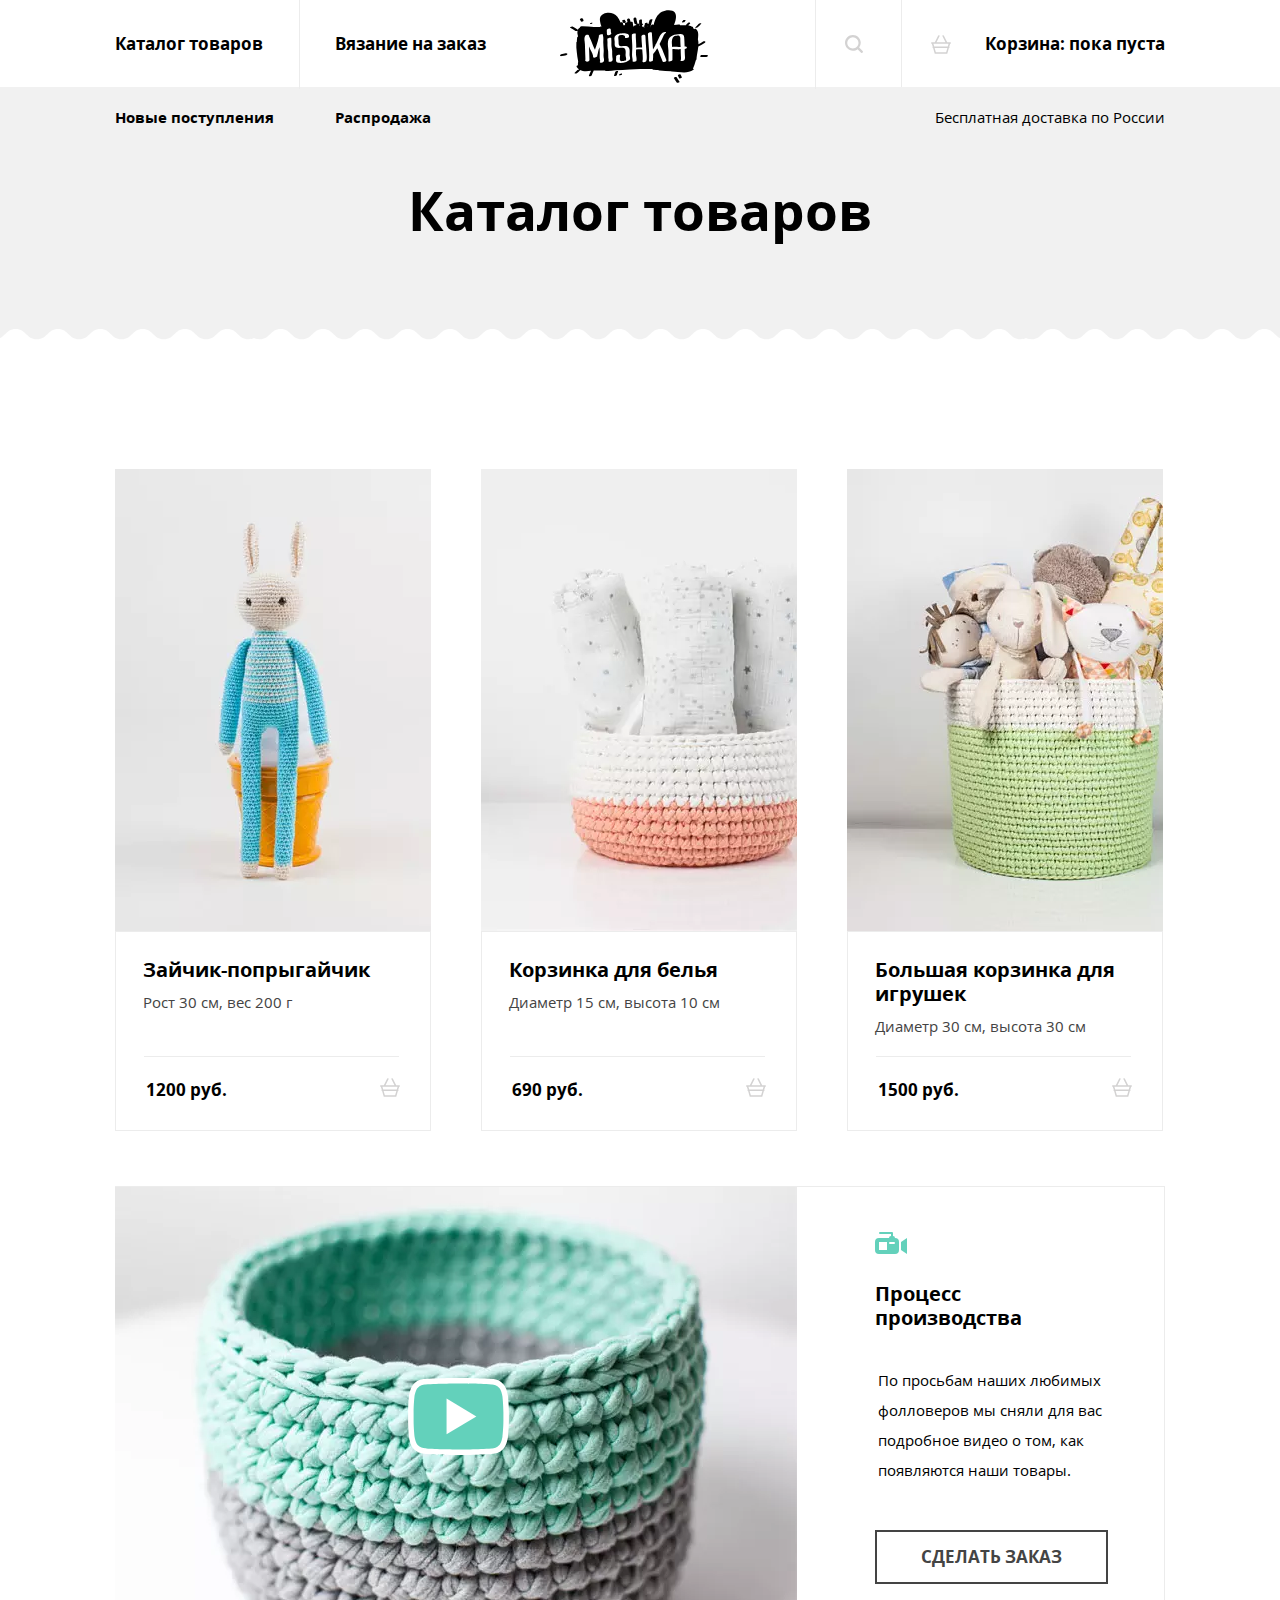
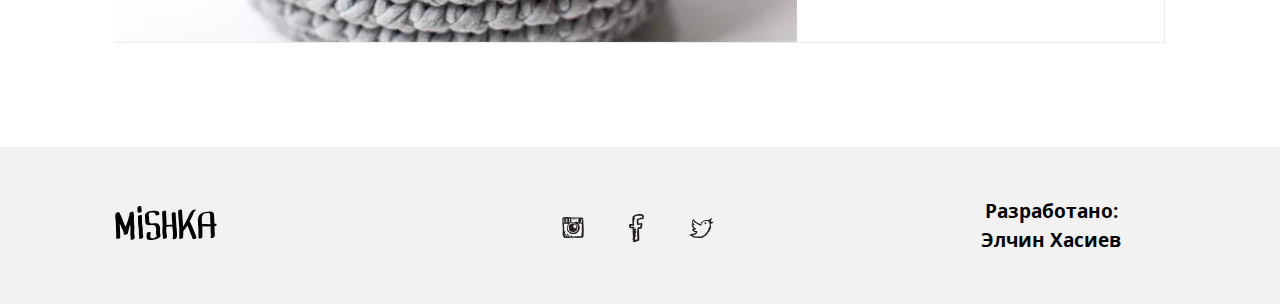
<file: catalog.html>
<!DOCTYPE html>
<html lang="ru">

<head>
  <meta charset="utf-8">
  <meta name="viewport" content="width=device-width,initial-scale=1">
  <meta http-equiv="x-ua-compatible" content="ie=edge">
  <title>HTML Academy: Мишка - каталог товаров</title>
  <link href="css/style.min.css" rel="stylesheet">
  <link rel="preload" href="fonts/opensans.woff2" as="font" type="font/woff2" crossorigin="">
  <link rel="preload" href="fonts/opensansbold.woff2" as="font" type="font/woff2" crossorigin="">
</head>
<body>
  <div style="display: none">
    <svg xmlns="http://www.w3.org/2000/svg"><symbol id="icon-cart" viewBox="264.205 370.961 20.294 18.849"><path d="M283.75 378.19h-3.151l-3.407-6.814a.75.75 0 1 0-1.341.671l3.071 6.143h-9.138l3.072-6.143a.75.75 0 0 0-1.341-.671l-3.407 6.814h-3.151a.75.75 0 0 0 0 1.5h.157l.855 2.991a.737.737 0 0 0-.316.595c0 .396.309.71.697.739l1.656 5.795h12.697l1.656-5.795a.745.745 0 0 0 .698-.739.738.738 0 0 0-.316-.596l.854-2.991h.157a.75.75 0 1 0-.002-1.499zm-4.181 10.121h-10.433l-1.224-4.284h12.881l-1.224 4.284zm1.653-5.785h-13.739l-.81-2.836h15.359l-.81 2.836z"></path></symbol><symbol id="icon-fb" viewBox="56.519 49.996 14.962 27.718"><path d="M68.181 55.188c1.026.029 1.993 0 2.681-.3.391-.818.556-1.854.619-2.989-.19-.015-.062-.337-.207-.399-.029-.202-.278-.195-.309-.398-.277-.165-.457-.422-.723-.598-.727-.162-1.44-.335-2.164-.499-.849.044-1.895-.103-2.58.1-2.619-.04-3.997 1.12-5.259 2.392-.023.078-.003.197-.105.199-.574 1.587-.125 3.621-.204 5.581.099.436.107.958.204 1.395-.998.296-2.212.387-3.402.499-.317.324-.178 1.089-.206 1.693.085.583.278 1.06.413 1.595.211.193.596.396.825.498.065.029.071.082.103.1.506.268 1.451.008 2.268.1-.136 1.978.256 3.915 0 5.68.007.327.295.382.208.798-.001.963-.067 1.99.208 2.69-.287.455-.497.982-.415 1.794.122.016.114.157.105.299-.075.47.643.175.515.698.162.456-.428.184-.413.498v.896c.53.285 1.462.182 2.268.199.908-.419 2.188-.479 2.785-1.196.459.235.916-.014 1.238-.199-.018-.315.273-.333.205-.698-.004-.328-.173-.496-.103-.896v-2.89c-.206-2.293-.048-4.938-.309-7.176.888-.105 1.917-.075 2.578-.398.357-.451.377-1.23.516-1.895.177-.226.221-.583.206-.996.19-.213.068-.729.104-1.096-.141-.595-.168-1.3-.825-1.39-.884-.235-2.043.595-2.991.299.049-1.134-.293-2.342 0-3.388.746-.181 1.446-.4 2.166-.602zm-3.818 4.783c.117.254.254.486.414.698.079.022.203.003.205.101a10.319 10.319 0 0 0 3.096-.299c0 .998-.271 1.733-.518 2.492-.662.045-1.467.3-1.958.198-.276.165-.372.506-.62.698-.049.441.142.495 0 .797-.201.137-.055.611-.205.796v1.496c.085.281-.146.258-.104.497v3.488c-.085.281.146.258.104.498v2.989c.063.271-.132.791.103.896-.07.364-.412-.021-.824.1-.528.122-.926.369-1.548.4.117-.353.32-.622.311-1.097.049-.381-.365-.312-.516-.49.193-.644.562-1.117.722-1.793.197-.515.714-1.298.31-1.794-.522-.105-.521.293-.826.398-.022.077-.002.196-.103.199-.023.077-.003.196-.103.199.01.12-.151.062 0 0 .022-.078.002-.197.103-.199.023-.077.002-.197.103-.199v-.299c.368-.575.67-1.214.826-1.993.191-.28.283-.656.412-.997.156-.262.34-.869.104-1.195-.517.033-.796.295-.93.697-.32-.189.161-.434.104-.697.138-.231.169-.566.309-.797.202-.413.564-1.304 0-1.596-.438-.023-.612.207-.723.498-.214.191-.43.383-.516.698-.373-.07-.143-.727-.206-1.097-.067-.52.122-.899 0-1.195-.56-.799-2.026-.105-3.197-.299-.108-.307-.222-.984-.104-1.195 1.045-.088 2.479.201 3.197-.199.024-.078.003-.197.104-.199.094-.723-.271-1-.515-1.396.232-.806.04-2.02.104-2.989.233-.141.328-.414.515-.598.112-.955.673-1.476.722-2.49-.273.001-.607-.055-.619.199-.302-.114-.382.479-.515.199-.112-.541.246-.626.309-.997.599-.418 1.212-.82 1.856-1.195 1.741-.244 4.648-.449 6.086.198.051.616-.287.854-.207 1.496h-1.546c-1.092.24-1.987.672-2.991.997-.24.066-.276.331-.516.398-.036.396-.225.646-.311.996-.079 1.431.133 2.589.102 3.978z"></path></symbol><symbol id="icon-feature-ball" viewBox="0 0 34.373 34.373"><path d="M.286 14.069a17.244 17.244 0 0 0 .008 6.301l4.121-3.21-4.129-3.091zM24.403 1.585C19.62-.623 13.959-.559 9.149 1.992l7.513 5.625 7.741-6.032zm9.498 11.59l-4.811 3.748 4.936 3.695a17.248 17.248 0 0 0-.125-7.443zM9.209 32.414c4.844 2.534 10.724 2.65 15.73.113l-8.096-6.062-7.634 5.949zM7.914 14.433L1.681 9.767c-.32.669-.595 1.356-.825 2.056l5.308 3.974 1.75-1.364zm10.679 10.669l8.336 6.242a17.184 17.184 0 0 0 1.74-1.372l-8.326-6.234-1.75 1.364zm-7.18-13.395L4.002 6.158a17.073 17.073 0 0 0-1.269 1.723l6.931 5.189 1.749-1.363zm10.68 10.668l8.092 6.059c.471-.544.904-1.112 1.297-1.701l-7.639-5.721-1.75 1.363zM14.913 8.98L7.196 3.203a17.436 17.436 0 0 0-1.709 1.394l7.676 5.747 1.75-1.364zm10.679 10.669l6.972 5.221c.33-.662.615-1.341.855-2.033l-6.077-4.55-1.75 1.362zm.856-16.943L.88 22.626c.233.698.513 1.386.839 2.059l26.52-20.663a17.006 17.006 0 0 0-1.791-1.316zm4.295 3.918a17.418 17.418 0 0 0-.939-1.106L2.786 26.567a17.144 17.144 0 0 0 1.279 1.717l27.09-21.108c-.134-.186-.269-.37-.412-.552zm1.555 2.375L5.552 29.838c.544.501 1.114.962 1.708 1.382l25.962-20.228a17.158 17.158 0 0 0-.924-1.993z" fill="#63d1bb"></path></symbol><symbol id="icon-feature-flower" viewBox="8.014 4.35 31.972 37.301"><path fill="#63d1bb" d="M24 41.65c8.827 0 15.986-7.159 15.986-15.986C31.158 25.664 24 32.822 24 41.65zM12.641 20.78a4.442 4.442 0 0 0 4.44 4.441c.932 0 1.803-.294 2.513-.782l-.036.337c0 2.451 1.99 4.441 4.441 4.441s4.44-1.99 4.44-4.441l-.036-.337a4.396 4.396 0 0 0 2.514.782c2.451 0 4.44-1.99 4.44-4.441a4.418 4.418 0 0 0-2.54-3.997 4.434 4.434 0 0 0 2.54-3.997 4.441 4.441 0 0 0-6.954-3.659l.037-.337a4.441 4.441 0 0 0-8.881 0l.036.337a4.392 4.392 0 0 0-2.513-.781 4.442 4.442 0 0 0-4.44 4.44 4.42 4.42 0 0 0 2.54 3.997 4.42 4.42 0 0 0-2.541 3.997zM24 12.343a4.441 4.441 0 0 1 4.44 4.44 4.441 4.441 0 0 1-8.881 0c0-2.451 1.99-4.44 4.441-4.44zM8.014 25.664c0 8.827 7.158 15.986 15.986 15.986 0-8.828-7.158-15.986-15.986-15.986z"></path></symbol><symbol id="icon-feature-gift" viewBox="239.665 239.757 32.666 32.486"><path fill="#63d1bb" d="M242.56 272.243h12.504v-13.91H242.56v13.91zm28.182-23.62h-7.335c.521-.267.984-.549 1.396-.845 1.588-1.133 2.424-2.57 2.42-3.999.002-1.169-.556-2.202-1.359-2.901a4.585 4.585 0 0 0-3.016-1.121c-1.22-.001-2.352.421-3.32 1.069-1.459.979-2.606 2.451-3.424 4.067-.039.079-.078.157-.115.236a12.944 12.944 0 0 0-1.041-1.792c-.691-.985-1.523-1.86-2.497-2.511-.97-.646-2.103-1.069-3.322-1.069-1.213.004-2.323.514-3.155 1.295-.828.783-1.41 1.885-1.412 3.135-.002.73.211 1.494.649 2.188.552.872 1.424 1.628 2.633 2.248h-6.588c-.878 0-1.591.712-1.591 1.59v5.897h15.396v-7.488h1.873v7.488h15.396v-5.897a1.585 1.585 0 0 0-1.588-1.59m-22.362-2.339c-.622-.391-1-.785-1.22-1.135-.22-.354-.294-.662-.296-.963-.004-.504.248-1.042.691-1.461.437-.415 1.028-.667 1.562-.667h.013c.685 0 1.366.231 2.046.683 1.018.671 1.975 1.85 2.645 3.187.342.676.609 1.39.789 2.087-3.082-.321-5.078-1.002-6.23-1.731m10.537-1.627c.557-.797 1.21-1.466 1.887-1.916.68-.451 1.362-.683 2.047-.683h.006c.574 0 1.117.22 1.494.55.377.336.571.739.573 1.171-.004.512-.272 1.259-1.467 2.132-1.138.825-3.101 1.673-6.127 2.265a10.57 10.57 0 0 1 1.587-3.519m-1.98 27.586h12.506v-13.91h-12.506v13.91z"></path></symbol><symbol id="icon-feature-heart" viewBox="47.475 50.071 33.05 27.857"><path fill="#63d1bb" d="M80.525 58.808a8.736 8.736 0 0 0-8.736-8.736A8.727 8.727 0 0 0 64 54.865a8.727 8.727 0 0 0-7.789-4.793 8.736 8.736 0 0 0-8.736 8.736c0 9.127 14.657 19.121 16.525 19.121 1.869 0 16.525-9.95 16.525-19.121z"></path></symbol><symbol id="icon-feature-money" viewBox="46.212 56.834 46.575 27.332"><path fill="#63d1bb" d="M88.882 56.834H50.116a3.905 3.905 0 0 0-3.904 3.905V80.26a3.905 3.905 0 0 0 3.904 3.905h38.766a3.906 3.906 0 0 0 3.905-3.905V60.739a3.906 3.906 0 0 0-3.905-3.905zm-39.647 24.95V59.551h40.202v22.233H49.235z"></path><path fill="#63d1bb" d="M53.14 77.88h32.395V63.456H53.14V77.88zM69.5 65.354a5.315 5.315 0 1 1 0 10.63 5.315 5.315 0 0 1 0-10.63z"></path></symbol><symbol id="icon-feature-rocket" viewBox="612.532 500.386 54.156 23.183"><path d="M652.844 506.098c-3.647-.971-7.839-1.667-12.359-1.666a46.394 46.394 0 0 0-7.71.623l-6.784-4.668-13.456.005 5.811 6.184h8.447c-4.58 1.598-6.759 3.515-6.759 3.515l.002 3.777s2.313 1.912 6.931 3.518l-8.623-.005-5.811 6.188 13.455.002 6.816-4.692c2.261.398 4.822.647 7.681.648 4.522-.001 8.712-.697 12.36-1.667-1.176-1.775-1.915-3.743-1.918-5.877.003-2.141.738-4.112 1.917-5.885zm3.423 1.034c-1.284 1.605-1.969 3.25-1.965 4.84-.007 1.597.677 3.238 1.968 4.847 6.399-2.162 10.419-4.841 10.419-4.841s-4.019-2.68-10.422-4.846z" fill="#63d1bb"></path></symbol><symbol id="icon-flag" viewBox="-11.34 -28.346 46.68 81.691"><path fill="#63D1BB" d="M-3.561-24.455v38.9l38.9-19.451-38.9-19.449zm-7.779 77.801v-81.691h3.805v81.691h-3.805z"></path><path fill="#231F20" d="M-11.34-28.346h3.805v81.691h-3.805z"></path></symbol><symbol id="icon-insta" viewBox="53.115 53.19 21.769 21.334"><path d="M74.881 65.336c-.013-2.395-.344-4.788-.303-7.135a37.854 37.854 0 0 0-.152-2.278c-.105-.3-.111-.699-.152-1.062-.26-.17-.222-.64-.456-.835-.423-.233-1.201-.114-1.744-.22-.657-.026-1.254-.115-1.899-.153-1.936-.101-3.973-.076-5.996-.076-2.001 0-3.954-.145-5.695-.379h-2.202c-.097.004-.105.098-.227.076-.599.034-1.077.188-1.595.303-.21.119-.421.235-.683.304-.136.192-.513.145-.607.379-.186.212.185.451 0 .607v.911c.173.13.027.58.075.835v.987c-.017 1.281.134 2.397.076 3.72.467 2.762.374 6.537.076 9.413.155.579.363 1.105.455 1.746.256.479.335 1.133.683 1.52.502.206 1.233.186 1.898.229.383.098.667.293 1.14.3 2.843-.21 5.496-.154 8.427-.229 2.704.24 5.802.188 8.275-.228.195-.134.128-.529.228-.76-.056-.385.207-.449.228-.759.131-2.395.164-4.789.15-7.216zm-12.982-6.225c.757-.153 1.48-.341 2.429-.304.71.076 1.287.283 1.897.456.116.184-.243.547.153.684v.076c.059.017.149.002.151.076.445.035.794.167 1.063.379.45.055.536.476 1.138.3-.091.213-.084.524-.075.835.324 1.183.475 2.81.303 4.252-.164.163-.215.442-.303.683-.311.322-.481.785-.836 1.062-.095.236-.25.408-.454.533-.116.213-.206.452-.457.53-.298.163-.577.011-.834-.076-.446.162-.904.312-1.215.607-.816-.096-1.648-.175-2.43-.304-.242-.139-.487-.273-.835-.305a1.997 1.997 0 0 0-.836-.455c-.101-.127-.337-.118-.455-.229-.198-.029-.229-.227-.456-.229-.118-.412-.443-.618-.532-1.062-.226-.331-.308-.805-.455-1.215-.043-1.434.091-2.692.379-3.796.346-.591.779-1.094 1.138-1.67.249.021.365-.09.38-.304.306.053.434-.072.684-.075.257.008.269-.309.458-.449zm-1.67-2.733c-.117-.263-.066-.691-.075-1.062-.007-.285.278-.279.304-.532-.003-.074-.093-.059-.152-.076.126-.146.701-.097.834 0 .132.537-.354.455-.531.684.011.167.322.032.456.076.029.854-.059 1.496 0 2.202h-.456c-.007.234.229.226.456.228-.059.286.092.363.075.607-.226.153-.716.042-1.062.075-.103-.594.235-1.375.151-2.202zm-.683-1.594c.088-.013.134.016.151.076.179.253.01.683-.076.911-.173-.179-.026-.682-.075-.987zm.152 1.822c-.132-.069-.168-.237-.152-.456.132.071.167.238.152.456zm0 1.367c-.058.139-.082-.045-.076-.152.058-.139.081.045.076.152zm-.152.228c.175-.024.084.219.228.227-.009.193-.283.179-.38.077.039-.112.113-.193.152-.304zm-2.354-1.216c.006-.108.013-.214-.076-.228-.073-.733.13-1.415 0-1.973.25-.155.769-.042 1.139-.077v1.139c-.088.064-.203.101-.379.077-.054.28.324.131.379.304.008.853-.056 1.777.152 2.429-.565-.059-.906.107-1.442.076.097-.612-.019-1.435.531-1.594-.012-.141-.257-.047-.304-.153zm-.531 0c-.204.021-.217-.534-.077-.607.328.006.249.501.077.607zm-.152.988c.077-.312.034-.304.075-.683.228.013.26.77-.075.683zm.228-2.05c-.263.054-.273-.266-.153-.38.263-.053.272.267.153.38zm0-1.139c.033.159-.052.201-.076.304-.176.023-.084-.219-.229-.229.025-.102.191-.062.305-.075zm-.228 3.721c.148-.031.11.345-.076.227a.363.363 0 0 0 .076-.227zm-.684-3.721c.029.259-.438.32-.379 0h.379zm-.987.076c-.034.219-.326.179-.379.379-.214-.17.084-.468.379-.379zm-.455.759c.226-.205.451-.41.684-.607-.021-.123.071-.131.076-.228h.229c.102.381-.261.296-.305.531.021.122-.072.131-.075.227.02.335.121.588.075.988-.27.008-.276.28-.607.227.022-.428-.135-.674-.077-1.138zm.076 3.265V57.29c.195-.185.396-.364.607-.532.295.489.179 1.392.455 1.897-.275.157-.75.111-1.062.229zM72.68 69.968c-.109.954-.158 1.968-.379 2.809-2.89.123-6.02.005-8.883.153-.199.045-.273-.031-.229-.229-.253 0-.258.247-.531.229.201-.336.438-.898.151-1.291-.797.013-.797.821-1.138 1.291-.686-.053-1.137.127-1.823.075.18-.705.75-1.021.911-1.745-.395-.55-.989.138-1.214.455-.204.48-.557.81-.76 1.29H57.8c.238-.469.489-.926.759-1.366.171-.512.625-.741.683-1.367-.157-.28-.42-.029-.683 0-.123.182-.272.335-.38.531-.232.376-.501.714-.684 1.14-.181.208-.335.003-.53.227-.389.271-.581.736-.988.987-.174-.06.039-.356.153-.38.045-.181-.096-.55.075-.607.063-.366.212-.647.379-.91.119-.742.521-1.199.684-1.898-.559.099-.674.643-.988.987-.212.445-.542.772-.683 1.291-.174-.131-.028-.58-.076-.836.122-.586.298-1.119.38-1.746.133-.22.173-.535.228-.834.168-.209.046-.61-.077-.761-.226.027-.374.133-.455.304-.192-.032-.193.506-.304.304-.045-2.587-.451-4.812-.456-7.438.026-.331-.183-.424-.228-.685 1.629.028 3.121.091 4.783.229-.089.139-.199.257-.304.379-.144.07-.226.173-.378.304-.604 1.653-.975 3.984-.607 6.15.229.58.589 1.029.986 1.441.907.485 1.635 1.149 2.506 1.671 1.701.361 3.84.369 5.541 0 .236-.12.484-.226.685-.38 1.364-1.242 2.753-2.459 2.961-4.859v-1.367c-.197-1.598-.688-2.905-1.747-3.644.331-.22 1.099.043 1.67.076.223.013.447.014.684 0 .408-.024.928-.055 1.443 0 .144.187.113.544.228.76-.062 1.684-.192 3.3-.152 5.087.103.454.127.986.229 1.441-.091.973-.237 1.89-.457 2.732zm.379-11.16c-.639-.12-1.232-.284-1.897-.379.072-.333.799-.01.987-.228.385-.223.295-.92.304-1.51.032-.348.114-.644.076-1.063-.401-.951-1.783-.421-2.886-.455-.225.718-.47 1.8-.304 2.657.169.49 1.024.292 1.519.456-.14.332-.688.057-.987.076-.296-.083-.707-.052-.986-.151-2.285.078-4.284.004-6.529.151.117-1.248.063-2.465-.076-3.645h3.112c-.344.364-.912.507-1.29.835-.44.244-.861.505-1.139.911.249.134.535-.245.759-.379.355-.074.479-.381.835-.455.423-.438 1.096-.625 1.67-.912.378-.022.697.013.987.077 1.283.007 2.456.126 3.796.076.614.145 1.45.069 1.974.304.107.298.231.579.305.911.008.986-.149 1.816-.23 2.723zm-5.845-3.72c.11-.047-.009-.092 0 0zm0 0c-.529.154-1.019.348-1.367.682.484-.198 1.059-.306 1.367-.682zm1.062.607c.111-.047-.007-.091 0 0zm-1.746.911c.727-.158 1.181-.591 1.746-.911-.437.019-.592.32-.987.379-.215.217-.6.26-.759.532zm-.683-.835c-.111.047.007.092 0 0zm-.683.607c.11-.046-.008-.092 0 0zm-.075.076c.063.014.07-.03.075-.076-.064-.014-.072.03-.075.076zm-.077.076c.064.014.072-.03.077-.076-.067-.013-.072.029-.077.076zm-.834.608c.346-.134.613-.348.834-.607a2.018 2.018 0 0 0-.834.607zm2.276.987c.533-.049.749-.416 1.215-.531.284-.298.784-.381.987-.76-.56.023-.766.399-1.216.531-.284.297-.751.413-.986.76zm-2.276-.987c-.317-.074-.016.227 0 0zm-.533.379c.021.021.115-.037.076-.077-.021-.02-.116.038-.076.077zm2.809.608c-.11.047.007.091 0 0zm-1.14 1.821c-.223-.231-.676-.233-.986-.379-.697-.038-1.223.093-1.746.229-.304.151-.607.304-.91.454-.266.166-.444.417-.76.532-.205.225-.352.51-.684.607-.004.223-.173.281-.304.379-.089.115-.094.312-.227.381-.007.12.036.29-.076.303.108 1.512.291 2.948.683 4.177.287.623.975.846 1.442 1.29.589.297 1.328.444 2.126.531.277-.052.553-.105.911-.076a5.088 5.088 0 0 0 2.81-1.441c.1-.281.252-.508.455-.684-.254-.671.293-1.098.455-1.59.002-1.344-.201-2.48-.607-3.415-.256-.579-.92-.751-1.366-1.139-.059-.018-.15-.003-.151-.077-.269-.136-.733-.239-1.065-.082zm-3.415 4.327c-.113-.063-.109-.244-.152-.379.256-.078.118.237.152.379zm.076.305c.041-.117.079-.006.076.075-.04.118-.079.005-.076-.075zm.456-2.051c.015-.086.075-.042.075 0-.014.087-.075.043-.075 0zm1.67-2.125c-.203.258.041.576.077.836-.305-.039-.574-.887-.077-.836zm.379 3.948c-.04-.038.055-.097.076-.076.04.038-.054.097-.076.076zm.759 2.884c.034-.109.066.008.152 0-.018.097-.15.077-.152 0zm2.201-2.581c-.233-.057-.145.208-.379.152.069-.159.118-.338.229-.455.134.019.172.13.15.303zm-1.137-3.796c.211.119.441.217.606.381.085.219.243.363.38.529.058.778.179 1.492.151 2.354-.257.099-.438.271-.683.381-.78-.006-1.358-.212-1.897-.456-.171-.259-.355-.505-.532-.759v-1.062c.17-.185.319-.391.456-.607.228-.127.508-.201.454-.607-.038-.062-.078-.124-.075-.229.158.045.245.159.379.229.323.017.41-.2.761-.154z"></path></symbol><symbol id="icon-interior" viewBox="-259.404 -19.675 40.219 62.411"><path d="M-244.227 18.283c-.286.966-.245 2.191.027 3.639.494 2.635 1.687 6.041 2.358 9.67h5.062c.696-3.641 1.949-7.05 2.471-9.683.287-1.445.33-2.66.041-3.617-.275-.899-.89-1.618-2.021-2.303h-5.997c-1.075.679-1.674 1.391-1.941 2.294zm11.832 19.995h-13.799c-1.293 0-2.299.976-2.299 2.229v2.229h18.397v-2.229c0-1.253-1.006-2.229-2.299-2.229zm7.133-55.724h-11.732c0-1.244-1.015-2.229-2.3-2.229-1.283 0-2.3.985-2.3 2.229h-11.737l-6.073 25.517c.794-.461 1.589-.992 2.632-.992 1.359 0 2.243.818 2.924 1.375.682.557 1.162.849 1.447.849.292.001.769-.287 1.451-.836.681-.548 1.564-1.358 2.915-1.358 1.349 0 2.237.806 2.919 1.354.684.549 1.161.84 1.451.84.146 0 .338-.073.58-.214.242-.141.53-.353.872-.626.512-.411 1.139-.967 1.99-1.218.284-.085.593-.136.93-.136 1.347 0 2.238.805 2.92 1.354.683.548 1.159.84 1.451.84.287-.002.766-.296 1.445-.85.684-.554 1.571-1.367 2.925-1.367 1.356 0 2.239.817 2.919 1.371.342.276.631.489.872.631.24.143.431.214.575.214.288 0 .762-.293 1.442-.854.68-.559 1.567-1.384 2.929-1.384 1.044 0 1.839.533 2.632.997l-6.079-25.507zm-10.619 51.266h-6.864c-.657 0-1.15.479-1.15 1.115 0 .635.493 1.113 1.15 1.113h6.9c.655 0 1.15-.479 1.15-1.113 0-.636-.495-1.115-1.15-1.115h-.036zm-3.414-24.484c-.146 0-.338.074-.58.213-.157.094-.37.261-.57.41v3.731h2.299V9.959c-.505-.378-.908-.623-1.149-.623z"></path></symbol><symbol id="icon-left-arrow" viewBox="0 0 50 26.003"><path d="M50 11.002H7.659l8.174-8.174L13.005 0 0 12.998l.003.003-.003.004 13.005 12.998 2.828-2.828-8.172-8.173H50z"></path></symbol><symbol id="icon-mail" viewBox="0 0 32 32"><path d="M28 5H4a4 4 0 0 0-4 4v13a4 4 0 0 0 4 4h24a4 4 0 0 0 4-4V9a4 4 0 0 0-4-4zM2 10.25l6.999 5.25L2 20.75v-10.5zM30 22c0 1.104-.898 2-2 2H4c-1.103 0-2-.896-2-2l7.832-5.875 4.368 3.277a3 3 0 0 0 3.599 0l4.369-3.277L30 22zm0-1.25l-7-5.25 7-5.25v10.5zm-12.801-2.148c-.35.263-.763.4-1.199.4s-.851-.139-1.2-.4L10.665 15.5l-.833-.625L2 9.001V9c0-1.103.897-2 2-2h24c1.102 0 2 .897 2 2l-12.801 9.602z"></path></symbol><symbol id="icon-map-pin" viewBox="0 0 66 100.801"><path fill="#FFF" d="M56.334 9.228c-12.892-12.305-33.773-12.305-46.667 0-12.891 12.297-12.891 32.248 0 44.542 0 0 23.318 21.832 23.318 47.031 0-25.199 23.343-47.031 23.343-47.031 12.897-12.294 12.897-32.245.006-44.542z"></path><path fill="#6BC6B3" d="M47.036 45.522c-.636-3.277.13-6.947.027-10.284-.115-3.755-.713-7.485-.665-11.246.039-3.044.545-6.173-.503-9.091.065-.332.134-.662.195-.995.271-1.463-4.577-.689-5.338.649-.479.393-.726.861-.523 1.339.051.121.097.243.142.365-.917 4.485-2.197 8.827-3.668 13.174-.563 1.663-1.244 3.288-1.817 4.946-.814-1.545-1.638-3.071-2.3-4.728-1.922-4.805-3.656-9.661-6-14.285.266-2.14-4.484-1.916-5.421.044-1.132 2.371-.986 4.763-.613 7.299.42 2.858.494 5.668.528 8.554.066 5.566.502 11.119.584 16.684-.496.552-.646 1.233-.127 1.924.226.302.505.535.799.769 1.265 1.013 4.899.15 4.893-1.779-.02-5.771-.437-11.531-.589-17.299-.015-.565-.025-1.129-.034-1.694.08.203.159.406.24.607.896 2.245 1.833 4.427 3.059 6.514 1.214 2.068 1.824 4.289 2.523 6.547-.265.303-.423.647-.326.991-.055.251.099.409.352.504.894.766 2.578.383 3.513-.01a8.28 8.28 0 0 0 1.155-.593c.483-.297 1.236-.95 1.021-1.622a44.64 44.64 0 0 1-.121-.391c.657-1.776.992-3.625 1.352-5.5.381-2 1.095-3.892 1.812-5.786.073.867.149 1.732.219 2.597.285 3.575.046 7.099.011 10.674a16.22 16.22 0 0 0 .306 3.445c.096.479.514 2.53.394 2.642-.855.79-.606 1.759.539 2.011 1.279.281 2.912-.148 3.877-1.039 1.675-1.548.882-3.98.504-5.937z"></path></symbol><symbol id="icon-menu-close" viewBox="0 0 20.514 20.512"><path fill="#231F20" d="M20.513 1.414L19.099 0l-8.843 8.842L1.414 0 0 1.414l8.842 8.842L0 19.098l1.414 1.414 8.842-8.842 8.843 8.842 1.414-1.414-8.842-8.842z"></path></symbol><symbol id="icon-menu-open" viewBox="0 0 19.958 14"><path fill="#231F20" d="M0 0h19.958v2H0zm0 6h19.958v2H0zm0 6h19.958v2H0z"></path></symbol><symbol id="icon-phone" viewBox="0 0 24.829 24.333"><path d="M17.321 24.333h-1.115c-4.904-.58-8.497-2.857-11.11-5.772C2.473 15.637.402 11.875 0 6.817V5.459c.091-.921.544-1.55 1.067-2.086.65-.666 1.63-1.522 2.522-1.553.659-.022 1.78.451 2.232 1.066.388.53.595 1.59.775 2.378.185.797.6 1.95.485 2.717-.176 1.196-1.764 1.703-2.231 2.572 1.551 3.721 4.089 6.456 7.472 8.345.847-.465 1.595-1.864 2.767-1.892.428-.012.972.209 1.406.34.477.143.891.326 1.311.484.705.266 1.957.621 2.378 1.213.433.61.681 1.608.581 2.231-.194 1.234-2.227 2.603-3.444 3.059zM12.529 1.528c5.949 0 10.771 4.822 10.771 10.771h1.529C24.829 5.507 19.323 0 12.529 0v1.528z"></path><path d="M12.529 9.327v1.552a1.42 1.42 0 0 1 1.421 1.42h1.553a2.973 2.973 0 0 0-2.974-2.972zm0-3.081a6.054 6.054 0 0 1 6.056 6.054h1.588a7.642 7.642 0 0 0-7.644-7.641v1.587z"></path></symbol><symbol id="icon-play" viewBox="247.3 382.56 100.678 76.891"><path fill="#63D1BB" d="M344.255 400.708s-.92-7.008-3.785-10.078c-3.632-4.041-7.674-4.066-9.541-4.297-13.326-1.023-33.303-1.023-33.303-1.023h-.051s-19.978 0-33.304 1.023c-1.867.23-5.908.256-9.54 4.297-2.84 3.096-3.786 10.078-3.786 10.078s-.896 8.211-.896 16.422v7.699c0 8.21.947 16.421.947 16.421s.921 7.009 3.785 10.078c3.632 4.041 8.364 3.913 10.487 4.349 7.622.767 32.356 1.022 32.356 1.022s20.003-.025 33.329-1.048c1.867-.23 5.908-.256 9.54-4.298 2.84-3.069 3.786-10.078 3.786-10.078s.946-8.21.946-16.421v-7.699c-.023-8.236-.97-16.447-.97-16.447z"></path><path fill="#FFF" d="M297.614 459.449h-.016c-1.015-.011-24.946-.266-32.604-1.037l-.14-.014-.137-.028c-.271-.056-.668-.107-1.126-.167-2.503-.328-7.159-.938-10.839-5.019-3.354-3.616-4.377-10.771-4.483-11.576l-.005-.043c-.039-.342-.965-8.463-.965-16.736v-7.699c0-8.266.875-16.378.912-16.72l.009-.071c.108-.802 1.155-7.928 4.474-11.557 3.996-4.439 8.531-4.899 10.712-5.121.192-.02.37-.037.529-.058l.126-.013c13.277-1.019 33.312-1.031 33.514-1.031h.051c.201 0 20.236.013 33.514 1.031l.126.013c.159.021.337.038.529.058 2.179.221 6.71.682 10.704 5.112 3.354 3.616 4.377 10.771 4.483 11.577l.005.043c.039.342.965 8.459.99 16.753v7.708c0 8.273-.926 16.395-.965 16.736l-.007.053c-.108.805-1.156 7.953-4.478 11.562-3.994 4.435-8.527 4.896-10.707 5.117-.193.02-.371.037-.53.057l-.126.013c-13.276 1.02-33.334 1.057-33.535 1.058l-.015-.001zm-31.944-6.497c7.477.729 31.216.989 31.968.997.657-.001 20.135-.049 33.047-1.036.178-.021.371-.041.58-.062 1.836-.186 4.608-.468 7.186-3.335l.026-.029c1.825-1.974 2.853-6.928 3.075-8.552.059-.514.926-8.358.926-16.08v-7.699c-.023-7.76-.896-15.627-.951-16.109-.32-2.382-1.434-6.789-3.066-8.539l-.035-.038c-2.577-2.868-5.351-3.149-7.186-3.336a34.367 34.367 0 0 1-.58-.062c-13.066-.998-32.834-1.011-33.033-1.011h-.051c-.198 0-19.967.013-33.033 1.011a33.29 33.29 0 0 1-.58.062c-1.835.187-4.607.468-7.186 3.336l-.019.021c-1.828 1.993-2.855 6.924-3.082 8.552-.062.591-.875 8.399-.875 16.089v7.699c0 7.749.871 15.598.926 16.083.32 2.381 1.433 6.789 3.066 8.539l.035.039c2.322 2.584 5.303 2.975 7.479 3.259.481.061.939.121 1.363.201z"></path><path fill="#FFF" d="M285.733 403.138v35.708l29.747-17.854z"></path></symbol><symbol id="icon-right-arrow" viewBox="0 0 50 26.003"><path d="M0 11.002h42.341l-8.175-8.174L36.995 0 50 12.998l-.004.003.004.004-13.005 12.998-2.829-2.828 8.173-8.173H0z"></path></symbol><symbol id="icon-search" viewBox="-0.8 -0.8 17.6 17.6"><path d="M16.47 14.93l-3.415-3.415A7.67 7.67 0 0 0 14.6 6.899C14.6 2.646 11.153-.8 6.9-.8S-.8 2.646-.8 6.899s3.446 7.7 7.699 7.7c1.734 0 3.326-.58 4.613-1.546l3.417 3.416c.203.202.418.33.771.33a1.1 1.1 0 0 0 1.1-1.1c0-.24-.061-.499-.33-.769zM1.399 6.899a5.5 5.5 0 1 1 11 0c0 3.038-2.462 5.5-5.5 5.5s-5.5-2.461-5.5-5.5z"></path></symbol><symbol id="icon-tick" viewBox="0 0 32.666 22.742"><path d="M32.666 1.414L31.252 0 11.338 19.914 1.414 9.989 0 11.403l9.924 9.925 1.414 1.414h.001l1.414-1.414h-.001z"></path></symbol><symbol id="icon-toy" viewBox="226.001 226.19 60 59.62"><path d="M226.001 269.871l27.438 15.934v-23.346l-27.438-15.94v23.352zm51.346-31.244v2.453c0 1.817-3.458 3.29-7.73 3.29-4.266 0-7.727-1.473-7.727-3.29v-4.059h.024c.26 1.714 3.604 3.073 7.702 3.073 4.272 0 7.729-1.474 7.729-3.285 0-1.819-3.457-3.289-7.729-3.289-.339 0-.675.01-1.002.03l-4.975-2.888v3.086c0 1.817-3.454 3.29-7.723 3.29-2.683 0-5.045-.583-6.433-1.467a3.928 3.928 0 0 0-.732-.586c-.363-.381-.565-.797-.565-1.236v-2.986l-4.807 2.792a21.384 21.384 0 0 0-1.054-.033c-4.267 0-7.727 1.469-7.727 3.289 0 1.811 3.46 3.285 7.727 3.285 4.099 0 7.446-1.358 7.705-3.073h.022v4.059c0 1.817-3.455 3.29-7.727 3.29-4.267 0-7.727-1.473-7.727-3.29v-2.42l-5.952 3.452 27.531 15.986 27.351-15.882-6.181-3.591zm-13.644 10.166c0 1.817-3.46 3.287-7.727 3.287-4.269 0-7.729-1.47-7.729-3.287v-4.059h.024c.26 1.715 3.603 3.076 7.705 3.076 4.101 0 7.443-1.361 7.705-3.076h.021v4.059h.001zm-5.145 13.873v23.144L286 269.871v-23.144l-27.442 15.939zm-2.641-29.904c4.269 0 7.723-1.47 7.723-3.286 0-1.814-3.454-3.287-7.723-3.287-4.27 0-7.729 1.472-7.729 3.287-.001 1.816 3.459 3.286 7.729 3.286"></path></symbol><symbol id="icon-twitter" viewBox="52.253 53.771 23.494 20.168"><path d="M75.706 57.855c-.227-.366-.909-.277-1.407-.371h-1.112c.142-.353.343-.646.52-.963.056-.438.254-.734.223-1.26.129-.167.176-.417.296-.593.104-.144.242-.477.074-.667-.051-.221-.295-.249-.593-.222a.515.515 0 0 0-.222.148c-.448.433-.778 1.014-1.261 1.408-.009.008-.062 0-.074 0-.087.005-.033.046-.075.074-.146.098-.257.152-.369.223-.284.176-.547.445-.891.519-.529-.211-1.156-.326-1.852-.37-1.157.102-2.303.215-3.038.741-.911.35-1.477 1.042-2.149 1.63-.049.32-.342.398-.37.741-.005.045-.012.088-.073.074.043.241-.051.345-.074.519-.001.133.199.431 0 .52-.822-.12-1.485-.63-2.149-.964-.718-.36-1.468-.604-2.074-1.111-.716-.322-1.26-.816-1.778-1.334-.208-.312-.542-.496-.667-.89-.379-.164-.175-.912-.741-.889-.315-.043-.345.199-.444.37-.07.227-.361.232-.371.519-.004.046-.011.088-.074.075-.17 1.089-.527 1.992-.519 3.26.129.415.35.738.593 1.038-.418.051-.716.222-.89.519-.06 1.073.378 1.647.742 2.297.134.384.352.685.593.963.017.229.206.288.296.445.019.105.123.125.149.223-.04.105.289.18.073.221-.413.131-1.016.07-1.259.371-.109.279-.109.833 0 1.111.034.237.282.262.296.519.499.417 1.082.747 1.631 1.112.574.166 1.211.271 1.852.37-.102.343-.338.551-.593.741-.78.381-1.849.474-2.742.74-.555.038-.956.23-1.556.223-.333.127-.854.075-1.112.223-.122.068-.102.096-.222.221-.134.412.111.74.444.89-.005.253.219.276.371.371.089.183.254.29.445.37.544.468 1.268.759 1.927 1.112.83.183 1.648.376 2.52.519.896.116 1.901.124 2.816.222h.963c.511.132 1.23.054 1.853.074.095-.102.322-.073.519-.074.522-.269 1.196-.385 1.631-.74.574-.241.989-.642 1.557-.89.866-.765 1.937-1.324 2.519-2.37.205-.189.351-.438.445-.74.265-.156.385-.454.593-.667.404-.41.706-.924 1.037-1.4.319-.496.576-1.054.89-1.556-.01-.405.306-.484.296-.89.193-.226.177-.662.371-.88-.033-.255.029-.415.074-.594.047-1.281-.047-2.422-.297-3.407.588-.155 1.181-.302 1.631-.593.52-.206.993-.603.808-1.281zm-3.408 4.076c-.153.859-.615 1.41-1.038 2.001.059.379-.104.538-.073.889a4.303 4.303 0 0 0-.371 1.037c-.203.267-.332.606-.519.89-.366.548-.777 1.051-1.186 1.557-.378.56-.912.965-1.334 1.481-.42.493-.942.885-1.407 1.334-.474.17-.89.396-1.26.667a5.06 5.06 0 0 0-.667.296c-.177.146-.499.145-.668.29-1.086.147-2.3.17-3.555.148-1.031-.105-2.115-.159-3.039-.371-.922-.189-1.511-.712-2.297-1.037.153-.242.634-.154.963-.222.031-.166.394-.003.444-.149.257.06.285-.109.52-.07.563-.201 1.23-.302 1.705-.593.282-.138.406-.434.667-.593.033-.189.104-.341.222-.444.047-.275.201-.441.148-.815.111-.21.299-.343.296-.667-.074-.147-.128-.316-.296-.371-.026-.196-.377-.067-.444-.222-.255.032-.416-.029-.593-.075-.154-.043-.487.092-.519-.073-.842-.023-1.3-.43-1.853-.74.431-.262 1.032-.353 1.333-.742.516-.076 1.058-.129 1.112-.666 0-.717-.771-.661-1.333-.815-.773-.66-1.194-1.672-1.779-2.52.238-.157.564-.226.741-.444.454.058.54-.251.667-.52.019-.488-.333-.605-.593-.815a3.49 3.49 0 0 1-.667-.74c-.003-.818-.021-1.652.074-2.372.063-.014.07.029.074.074.227.441.559.775.815 1.186.532.357.925.853 1.556 1.112.452.413 1.108.621 1.557 1.038.601.263 1.158.57 1.704.889.669.194 1.056.673 2.001.593.198-.098.394-.199.593-.297.258-.456-.059-1.079.147-1.63.255-.659.797-1.031 1.26-1.481.29-.155.555-.335.815-.519.347-.098.675-.216.964-.37a6.223 6.223 0 0 0 1.037-.148h1.26c.244.052.475.119.74.148.209.137.38.313.666.371.789.693 1.271 1.696 1.409 3.039-.122.484.053.873.001 1.481zm.296-5.632c-.129.34-.23.707-.593.815-.017-.105-.122-.125-.147-.222-.012-.209.209-.186.296-.296.162-.085.245-.248.444-.297-.007-.09.108-.046 0 0zm-5.484 3.038c.163.135.284.31.519.371.101.221.314.327.594.37.047-.15.346-.049.37-.222.174-.023.166-.229.296-.297-.018-.55-.129-1.006-.37-1.333-.758-.423-1.676.039-1.409 1.111z"></path></symbol><symbol id="icon-video" viewBox="0 0 32 32"><path fill="#63d1bb" d="M26 15l6-4v16l-6-4v-8zm-2 0v8a4 4 0 0 1-4 4H4a4 4 0 0 1-4-4v-8a4 4 0 0 1 4-4h10a2 2 0 0 1 2-2V7H5a1 1 0 1 1 0-2h12a1 1 0 0 1 1 1v3a2 2 0 0 1 2 2 4 4 0 0 1 4 4zm-12 0H4v8h8v-8zm8 1a1 1 0 0 0-1-1h-4a1 1 0 1 0 0 2h4a1 1 0 0 0 1-1z"></path></symbol><symbol id="logo-desktop" viewBox="0 0 148.051 72.707"><path d="M143.165 31.397c-1.481 1.055-3.053 1.942-4.657 2.777.037-1.747-.119-3.465-.591-5.127.051-.333.102-.667.145-1.002.375-3.005.657-7.122-2.003-9.224-.335-.265-1.249-.035-1.922.274a4.64 4.64 0 0 0-.496-.415 14.922 14.922 0 0 1-.229-.735c-.035-.12-.168-.188-.36-.215.285-.383.263-.818-.419-1.092a18.59 18.59 0 0 0-1.143-.413c-.067-.072-.126-.096-.172-.058l-.006.003c-.938-.3-1.893-.533-2.859-.705.138-.331.396-.813.552-1 .132-.157.279-.3.429-.439.062-.057.125-.111.188-.165l.069-.061.084-.062c.38-.288.846-.865.221-1.202-.57-.307-1.507-.142-2.007.238-.863.655-1.626 1.379-2.092 2.361-2.01-.169-4.05-.155-6.079-.078a.757.757 0 0 0 .141-.25c.184-.585-.908-.525-1.188-.488-1.562.205-3.125.407-4.688.604 1.367-3.773 3.083-8.578 1.001-12.264-1.19-2.106-3.906-2.579-6.098-2.652-2.436-.081-4.898.461-7.036 1.636-4.762 2.618-7.11 7.71-8.21 13.138-.497-.657-2.301-.425-2.645.468-.124.32-.229.645-.327.972-.16.174-.282.386-.345.637-.015.056-.027.111-.041.167l-.196.007c.02-.104.041-.207.064-.31.146-.109.247-.232.28-.366.574-2.296 1.156-4.588 1.948-6.82.269-.756-2.511-.399-2.804.426a51.17 51.17 0 0 0-1.12 3.622c-.165.078-.356.187-.425.326-.017.034-.031.07-.047.104-.107-.093-.271-.151-.466-.178v-.959c0-.432-2.823-.034-2.823.757v1.568a2.329 2.329 0 0 0-.472.266l-.19.172a.373.373 0 0 0-.12.245c-.007.026-.013.053-.023.078-.017.022-.032.046-.052.066-.126.128-.184.335-.027.467.19.16.508.167.738.159.048-.002.097-.007.146-.011v.468a75.61 75.61 0 0 1-.675-.006l-.411-.051c-.021-.385-.676-.452-1.351-.328a.524.524 0 0 0-.001-.148 23.602 23.602 0 0 1-.229-1.79c.237-.079.471-.18.68-.313.159-.102.328-.224.328-.43v-.194c0-.18-.412-.204-.499-.208a2.849 2.849 0 0 0-.589.041c-.075-1.305-.081-2.615-.081-3.925 0-.84-2.824-.315-2.823.757 0 1.786.009 3.57.193 5.343a2.477 2.477 0 0 0-.27.009v-1.532c0-1.045-1.297-1.22-2.147-.809.313-.262.489-.622.37-1.039-.403-1.414-.778-2.827-.974-4.287-.188-1.394-3.017-.677-2.824.756.196 1.46.57 2.873.975 4.287.235.828 1.338.889 2.104.51-.227.196-.373.452-.373.76v.63c-.189-.098-.439-.16-.77-.16-1.057 0-1.671.885-1.4 1.477a41.915 41.915 0 0 1-.491-.083c-.382-1.248-.686-2.514-.714-3.83-.02-.942-1.27-1.049-2.108-.672a.571.571 0 0 0-.049-.168c-.385-.804-.567-1.674-.78-2.533-.332-1.35-3.158-.601-2.823.756.157.638.3 1.281.519 1.898l-.056.014c-.3.081-.601.205-.854.387-.832.079-1.828.565-1.752 1.208.058.478.131.953.209 1.427-.546.091-1.092.177-1.639.26a11.905 11.905 0 0 1-.618-2.443c-.131-.924-1.555-.854-2.332-.26-.774-2.062-1.796-4.019-3.122-5.761-2.621-3.439-7.097-4.613-11.242-3.794-1.9.376-3.735 1.184-5.043 2.646-1.21 1.353-1.352 3.089-1.17 4.805.158 1.493.61 4.005 1.584 5.976-.35-.012-.709.041-.949.139-.283.117-.561.248-.833.388a95.043 95.043 0 0 1-5.803-.07c-4.179-.194-8.301-.86-12.497-.742-.923.026-1.534.719-1.465 1.262-1.046.502-1.733 1.315-2.143 2.287-1.732-1.15-3.479-2.266-5.335-3.211-.689-.351-3.3.707-2.285 1.224 1.84.938 3.561 2.072 5.278 3.216.512.341 1.32.133 1.842-.07.03-.012.09-.039.165-.077-.306 1.44-.157 3.067.241 4.493.03.11.093.198.172.27a9.289 9.289 0 0 0-.007 1.015l-.002.165c-.4.189-.712.48-.76.839a37.38 37.38 0 0 0-.305 4.229c-.272.199-.462.469-.485.798-.233 3.345.037 6.652.467 9.95.185 2.694.69 5.344 1.172 7.999.058.416.113.832.167 1.249-.265 1.133-.398 2.395-.237 3.482-.881.171-1.729.866-1.233 1.617.765 1.158 1.644 2.018 2.606 2.649-.633-.103-1.42.11-1.871.555-.818.809-1.715 1.531-2.533 2.339-.429.424-.314.935.289 1.078.651.155 1.516-.06 1.997-.535.817-.808 1.715-1.531 2.533-2.339.248-.245.308-.517.204-.731 3.21 1.735 7.235 1.27 11.114.943-.882 1.589-1.542 3.273-2.17 4.997-.262.719 2.507.373 2.801-.436.61-1.675 1.237-3.343 2.103-4.895 3.741.117 7.479.122 11.215.051.149.182.416.305.746.336 3.27.311 6.489-.096 9.688-.699 4.789-.229 9.577-.525 14.366-.809 7.527-.186 15.056-.346 22.587-.32.1.109.204.215.314.318.272.256.621.345.979.33.062.009.128.016.199.019a69.72 69.72 0 0 1 2.141.145c.156.04.341.059.559.046h.005c.782.067 1.563.14 2.346.208.171.214.497.342.792.361 3.804.25 7.612.522 11.423.703.14.229.536.34.82.343 7.067.06 15.278 2.804 21.558-1.736.501-.362.273-.877-.264-.984a1.992 1.992 0 0 0-.326-.034c.008-.016.018-.03.023-.045a60.72 60.72 0 0 0 2.945-8.552c.365-.198.632-.494.646-.86.049-1.189.188-2.406.371-3.639a63.27 63.27 0 0 0 .441-2.66c.387-2.169.806-4.367 1.018-6.541 2.28-1.147 4.538-2.335 6.622-3.819 1.565-1.117-.784-1.883-1.832-1.137zm-55.33-15.046a1.13 1.13 0 0 0-.134.123c.073-.312.149-.623.228-.934h.111c-.068.27-.138.541-.205.811z"></path><path d="M63.261 12.626c.127.196.562.217.753.217.377.001.759-.083 1.106-.225.404-.166 1.101-.559.77-1.07-.363-.562-.609-1.19-.975-1.754-.127-.196-.562-.217-.754-.217a2.914 2.914 0 0 0-1.105.226c-.404.165-1.101.558-.77 1.069.363.562.61 1.191.975 1.754zm-42.578-1.719c.216.647 1.111.647 1.648.504.472-.127 1.39-.616 1.175-1.26-.208-.624-.433-1.293-.893-1.78-.479-.507-1.324-.417-1.902-.151-.412.19-1.177.838-.695 1.349.382.405.478.772.667 1.338zm9.977 2.988c.843 0 3.073-1.276 1.186-1.276-.843 0-3.074 1.276-1.186 1.276zm91.902-1.621c.346.072.717.032 1.055-.059.321-.086.7-.234.941-.477.355-.355.728-.729.962-1.178.104-.198.174-.399-.005-.587-.188-.197-.507-.245-.763-.251a2.695 2.695 0 0 0-1.106.22c-.252.106-.621.294-.756.553a2.964 2.964 0 0 1-.351.513l-.023.027a.578.578 0 0 0-.028.032c-.064.067-.13.133-.195.199-.158.158-.346.365-.279.614.063.241.333.349.548.394zm13.299 5.418c.631-.061 1.395-.246 1.894-.662 1.319-1.102 2.603-2.248 3.623-3.642.288-.393-1.049-.243-1.118-.23-.534.099-1.316.276-1.661.746-.949 1.296-2.164 2.349-3.391 3.374-.498.415.441.434.653.414zm10.879 27.077h-4.872c-.616 0-1.475.468-1.556 1.139-.09.739.754.922 1.304.922h4.871c.617 0 1.475-.468 1.557-1.139.09-.739-.754-.922-1.304-.922zM57.021 60.784c-.498.08-1.412.296-1.639.831a34.65 34.65 0 0 0-1.364 3.897c-.211.733 2.571.333 2.798-.451a34.575 34.575 0 0 1 1.363-3.897c.222-.527-.966-.412-1.158-.38zm4.581 2.591a3.893 3.893 0 0 0-1.029.152 3.87 3.87 0 0 0-.968.383c-.141.084-.338.2-.338.39a3.075 3.075 0 0 1-.021.346.755.755 0 0 1-.113.272c-.064.082-.108.179.018.253.196.114.502.083.712.062a4.713 4.713 0 0 0 1.099-.252c.243-.085.613-.207.795-.407.149-.164.241-.286.284-.501.035-.177.05-.349.05-.529-.001-.166-.422-.168-.489-.169zm55.05 3.676c-.354-.686-3.043.331-2.823.757.844 1.638 1.939 3.122 2.923 4.677.436.689 3.04-.414 2.823-.757-.982-1.554-2.079-3.039-2.923-4.677zm4.092-2.338c-.294-.588-1.067-.563-1.624-.414-.35.094-1.485.598-1.199 1.17l1.169 2.339c.294.588 1.068.562 1.624.414.35-.094 1.486-.598 1.199-1.171l-1.169-2.338zM5.668 43.105c-1.486.359-3.006.571-4.481.975-.537.146-1.342.641-1.16 1.318.181.675 1.128.709 1.664.562 1.476-.403 2.995-.615 4.482-.975.541-.13 1.338-.651 1.16-1.318-.185-.685-1.124-.692-1.665-.562z"></path><path d="M43.752 40.106c-.083-2.707-.514-5.396-.479-8.108.028-2.194.393-4.45-.363-6.554.047-.239.097-.477.141-.717.195-1.055-3.3-.497-3.849.468-.346.283-.523.621-.377.965.037.087.069.175.102.263-.662 3.233-1.584 6.364-2.645 9.498-.406 1.199-.896 2.37-1.31 3.565-.587-1.114-1.181-2.214-1.658-3.408-1.386-3.464-2.636-6.965-4.326-10.299.192-1.543-3.232-1.381-3.907.032-.816 1.709-.711 3.434-.442 5.262.303 2.061.356 4.086.381 6.167.048 4.012.361 8.016.421 12.027-.357.397-.466.889-.092 1.388.163.217.365.385.576.554.913.73 3.533.108 3.528-1.283-.014-4.16-.314-8.312-.424-12.471a99.221 99.221 0 0 1-.024-1.222l.173.438c.646 1.618 1.322 3.191 2.205 4.696.876 1.491 1.315 3.092 1.819 4.719-.19.219-.305.467-.234.715-.04.181.071.294.253.363.645.552 1.858.277 2.532-.007.29-.122.566-.263.834-.427.348-.215.891-.686.735-1.17l-.088-.281c.475-1.281.716-2.612.975-3.965.275-1.441.789-2.805 1.307-4.171.053.625.107 1.249.157 1.872.206 2.577.033 5.118.008 7.696-.009.854.054 1.648.221 2.484.068.345.37 1.824.283 1.904-.617.57-.438 1.268.389 1.45.923.203 2.1-.106 2.795-.749 1.209-1.117.638-2.871.364-4.28-.46-2.362.093-5.008.019-7.414zm8.44.682c-.074-2.007-.771-3.897-.781-5.925-.011-2.327.183-4.635-.156-6.949-.107-.732-4.093.101-3.953 1.059.312 2.129.199 4.268.161 6.412-.037 2.063.472 3.934.737 5.958.271 2.073-.085 4.195.15 6.271.11.971.758 2.768.09 3.612-.424.537 1.482.345 1.568.33.775-.143 1.809-.395 2.324-1.048.659-.835.198-2.448.054-3.387-.32-2.08-.115-4.236-.194-6.333zm16.479-3.35c-2.081-2.809-5.943-.787-8.64-1.554-1.39-.396-1.407-2.292-1.403-3.428.004-1.439-.115-2.757-.276-4.184-.119-1.061-.024-2.14.753-2.93.143-.146.866-.339.817-.342a8.098 8.098 0 0 1 1.077-.094c1.562-.067 4.654.234 4.056 2.506-.269 1.019 3.629.435 3.913-.643 1.224-4.64-7.352-3.749-9.774-3.106-2.231.592-4.692 1.862-4.819 4.438-.062 1.23.274 2.401.328 3.62.061 1.403-.2 2.802.291 4.155 1.092 3.01 5.57 1.59 7.849 1.761 3.88.29 2.722 5.519 2.772 7.955.027 1.3 1.192 3.461.213 4.549-.601.668-2 .706-2.817.774-.821.069-2.221.315-2.768-.465-1.002-1.431.093-3.834-.121-5.474-.122-.933-4.104-.096-3.953 1.059.346 2.651-1.412 6.2 2.424 6.655 2.464.293 5.238-.162 7.568-.936 1.207-.4 2.328-.951 3.272-1.81 1.045-.949.701-2.369.421-3.579-.682-2.943.739-6.333-1.183-8.927zm17.484-.19c-.122-3.812-.696-7.582-.711-11.4-.009-1.989-4-1.317-3.993.346.015 3.641.501 7.232.688 10.862l.012.223c-1.967-.018-3.934.179-5.905.248.203-4.675-.617-9.311-.438-13.983.022-.587-3.909-.091-3.953 1.059-.172 4.516.593 8.997.457 13.514-.064 2.155-.247 4.303-.262 6.46-.008 1.105.173 2.204.332 3.293.147 1.008.488 2.352.183 3.349-.238.779 3.594.293 3.897-.701.55-1.794-.224-4.076-.408-5.892-.177-1.74-.04-3.53.084-5.296 2.048-.131 4.096-.3 6.135-.012.091 1.391.197 2.779.325 4.172.106 1.168.181 2.334.198 3.507.016 1.028.143 2.519-.223 3.492-.78 2.075 3.179 1.906 3.757.368.71-1.887.507-4.237.386-6.22-.151-2.468-.481-4.92-.561-7.389zm17.087 4.514c-.948-2.783-2.395-5.224-3.649-7.868 1.01-1.967 2.036-3.935 2.959-5.942.838-1.824 1.459-3.854 3.107-5.139.579-.451.555-.904-.258-.96-.883-.061-2.083.194-2.795.749-1.498 1.168-2.448 2.587-3.229 4.307a162.468 162.468 0 0 1-2.94 6.13c-.074.149-.15.298-.226.448-.494.318-.792.769-.645 1.277-.798 1.578-1.614 3.146-2.521 4.653-.302-5.584-.963-11.162-1.161-16.751-.045-1.281-4.007-.484-3.953 1.059.246 6.93 1.23 13.845 1.299 20.775l-.049.051c-.303.311-.191.498.053.606a61.474 61.474 0 0 1-.211 5.303c-.477.752.467 1.149 1.094 1.149h.098c.746 0 2.649-.353 2.742-1.376.193-2.119.254-4.234.234-6.349 1.605-1.731 2.916-3.663 4.093-5.687.766 1.494 1.495 3 2.007 4.625.868 2.766 2.32 5.308 3.159 8.087.55 1.822 4.497.745 3.952-1.059-.839-2.778-2.225-5.345-3.16-8.088zm23.718-4.677c-.212-.84-1.385-.857-2.292-.777-.013-.338-.021-.677-.036-1.016-.127-2.686-.168-5.428-.396-8.105-.211-2.479-1.599-3.368-4.008-3.276-2.438.093-5.277.532-7.55 1.416-2.632 1.023-4.096 2.961-4.601 5.733-.555 3.041.242 6.275.377 9.331.155 3.535.066 7.078.062 10.614 0 .579 3.952.031 3.953-1.059.003-2.801.043-5.602 0-8.402a53.08 53.08 0 0 0-.104-2.466c1.382-.599 3.721.013 5.097.143 1.117.105 2.188-.167 3.273-.294.021 2.333.108 4.678.204 7.008.049 1.194.481 3.563-.356 4.552-.44.521 1.493.347 1.568.333.801-.147 1.777-.404 2.324-1.05.958-1.13.46-3.824.405-5.173-.079-1.928-.103-3.859-.143-5.789 1.166-.152 2.44-.865 2.223-1.723zm-14.752-.152c-.104-1.257-.219-2.513-.306-3.777-.161-2.352.118-5.634 2.31-7.062.587-.383 1.691-.317 2.377-.442.979-.177 1.974-.393 2.855.192 1.221.81.92 3.69.918 4.913-.002 2.024.21 4.038.313 6.058a13.82 13.82 0 0 1-1.698.077c-2.307-.055-4.584-.418-6.769.041zM48.771 25.176a3.193 3.193 0 0 0 1.49-.529l.26-.219c.524-.338.979-.834.734-1.373-.509-1.115-.428-2.251-.42-3.445.007-.966-.972-1.257-1.797-1.185-.729.064-2.188.586-2.194 1.534-.007 1.002-.072 2.034.11 3.02-.049.113-.075.241-.105.358-.056.214.016.424.144.595l.002.135.015.338a.908.908 0 0 0 .433.535c.39.236.884.279 1.328.236z" fill="#FFF"></path></symbol><symbol id="logo-footer" viewBox="0 0 101.615 34.056"><path d="M19.135 21.495c-.083-2.683-.51-5.347-.475-8.035.028-2.174.389-4.41-.36-6.495.047-.237.096-.473.14-.711.193-1.045-3.271-.492-3.813.464-.343.28-.519.615-.375.957.037.086.069.174.102.261-.656 3.204-1.57 6.306-2.621 9.412-.402 1.188-.888 2.349-1.298 3.533-.582-1.104-1.169-2.194-1.643-3.377-1.374-3.433-2.612-6.902-4.287-10.206.19-1.528-3.204-1.368-3.873.032-.809 1.694-.705 3.403-.438 5.214.3 2.042.353 4.05.377 6.111.047 3.976.358 7.943.417 11.919-.354.395-.461.881-.091 1.375.162.216.361.382.571.549.904.724 3.5.107 3.496-1.271-.014-4.123-.312-8.238-.42-12.358a98.054 98.054 0 0 1-.024-1.21l.171.434c.64 1.604 1.31 3.163 2.185 4.654.868 1.478 1.303 3.064 1.803 4.677-.189.217-.303.462-.233.708-.039.18.07.292.251.36.639.548 1.841.274 2.509-.007a6.07 6.07 0 0 0 .826-.424c.345-.212.883-.679.729-1.159l-.087-.279c.47-1.27.709-2.589.965-3.93.272-1.428.782-2.78 1.295-4.133.052.619.106 1.238.156 1.855.204 2.554.033 5.072.007 7.626-.008.847.054 1.633.219 2.461.068.343.367 1.808.281 1.887-.611.564-.433 1.257.385 1.437.915.201 2.081-.105 2.77-.742 1.198-1.106.632-2.845.361-4.241-.452-2.342.095-4.964.022-7.348zm8.364.675c-.074-1.988-.765-3.862-.774-5.872-.011-2.305.181-4.593-.155-6.886-.106-.725-4.056.1-3.917 1.05.309 2.11.197 4.229.159 6.354-.037 2.044.468 3.898.73 5.904.269 2.054-.084 4.157.149 6.213.109.962.75 2.743.089 3.58-.42.532 1.469.342 1.553.326.769-.142 1.793-.392 2.304-1.038.653-.828.196-2.426.053-3.357-.316-2.059-.114-4.195-.191-6.274zm16.329-3.319c-2.062-2.784-5.889-.78-8.561-1.54-1.377-.392-1.395-2.271-1.392-3.396.004-1.426-.114-2.732-.273-4.146-.119-1.052-.024-2.121.746-2.904.142-.144.859-.336.81-.339a8.132 8.132 0 0 1 1.067-.093c1.549-.066 4.613.232 4.019 2.483-.266 1.01 3.596.431 3.877-.637 1.213-4.598-7.284-3.714-9.686-3.078-2.21.588-4.648 1.846-4.775 4.399-.061 1.219.273 2.379.325 3.587.061 1.39-.198 2.776.289 4.118 1.082 2.982 5.52 1.576 7.778 1.745 3.845.287 2.697 5.469 2.748 7.883.027 1.288 1.181 3.429.211 4.507-.595.662-1.982.699-2.792.768-.813.068-2.201.312-2.742-.461-.993-1.418.091-3.799-.121-5.425-.121-.924-4.066-.095-3.917 1.05.342 2.627-1.399 6.145 2.402 6.596 2.441.289 5.191-.161 7.5-.928 1.196-.396 2.307-.942 3.243-1.793 1.035-.941.694-2.348.417-3.547-.677-2.918.731-6.279-1.173-8.849zm17.327-.189c-.122-3.777-.69-7.513-.706-11.297-.008-1.971-3.963-1.305-3.957.343.015 3.608.497 7.167.682 10.764l.013.221c-1.949-.018-3.899.177-5.853.246.201-4.633-.611-9.227-.435-13.857.022-.582-3.874-.09-3.917 1.049-.171 4.475.587 8.915.453 13.392-.064 2.136-.245 4.264-.259 6.402-.007 1.095.171 2.183.329 3.263.146.999.484 2.331.182 3.318-.237.772 3.561.29 3.862-.694.544-1.778-.222-4.039-.405-5.839-.175-1.725-.039-3.499.083-5.248 2.03-.13 4.059-.297 6.08-.012.09 1.378.196 2.754.322 4.134a45.83 45.83 0 0 1 .196 3.475c.015 1.019.142 2.496-.221 3.461-.773 2.057 3.15 1.889 3.723.364.703-1.87.502-4.199.383-6.164-.148-2.443-.477-4.874-.555-7.321zm16.932 4.474c-.939-2.758-2.373-5.177-3.616-7.797 1.001-1.949 2.018-3.898 2.932-5.888.831-1.808 1.446-3.819 3.08-5.092.574-.447.55-.896-.255-.951-.875-.061-2.064.192-2.77.742-1.485 1.158-2.427 2.563-3.201 4.268a160.304 160.304 0 0 1-2.914 6.075l-.224.443c-.49.315-.785.762-.639 1.266-.792 1.563-1.6 3.117-2.499 4.61-.299-5.534-.955-11.061-1.15-16.6-.045-1.27-3.971-.479-3.917 1.049.243 6.868 1.219 13.719 1.286 20.587l-.047.051c-.301.308-.19.494.051.602a60.756 60.756 0 0 1-.209 5.254c-.472.745.463 1.139 1.084 1.139h.096c.739 0 2.626-.35 2.718-1.364.191-2.1.251-4.196.232-6.291 1.59-1.715 2.89-3.63 4.055-5.635.759 1.48 1.482 2.972 1.989 4.582.861 2.741 2.299 5.261 3.131 8.014.544 1.806 4.457.738 3.917-1.049-.829-2.753-2.204-5.297-3.13-8.015zm23.503-4.635c-.21-.832-1.372-.849-2.271-.77-.012-.335-.02-.671-.036-1.006-.125-2.661-.165-5.379-.392-8.032-.209-2.458-1.585-3.337-3.972-3.247-2.416.092-5.229.527-7.482 1.403-2.607 1.014-4.058 2.935-4.559 5.681-.549 3.014.24 6.219.373 9.246.154 3.503.066 7.014.062 10.519 0 .573 3.916.031 3.917-1.049.003-2.776.042-5.551 0-8.327a52.196 52.196 0 0 0-.102-2.444c1.369-.593 3.687.012 5.05.141 1.107.104 2.169-.166 3.244-.292.021 2.312.107 4.635.202 6.944.049 1.184.477 3.53-.354 4.511-.437.516 1.48.343 1.555.33.793-.146 1.761-.401 2.303-1.041.949-1.12.456-3.79.401-5.126-.078-1.91-.102-3.824-.141-5.737 1.154-.147 2.417-.854 2.202-1.704zm-14.618-.15c-.103-1.245-.217-2.49-.303-3.743-.16-2.331.117-5.583 2.29-6.999.58-.379 1.675-.315 2.354-.438.97-.176 1.956-.389 2.829.19 1.21.802.912 3.657.911 4.869-.003 2.005.207 4.001.31 6.003-.552.055-1.111.089-1.683.076-2.286-.053-4.544-.413-6.708.042zM24.108 6.7a3.157 3.157 0 0 0 1.477-.524l.256-.216c.52-.335.972-.827.728-1.361-.504-1.105-.423-2.231-.416-3.414.006-.958-.963-1.246-1.781-1.174-.723.063-2.168.581-2.175 1.52-.006.993-.071 2.016.109 2.992-.047.113-.074.239-.104.355-.055.212.016.42.142.59l.002.134.015.335a.901.901 0 0 0 .429.53c.388.233.878.275 1.318.233z"></path></symbol><symbol id="logo-htmlacademy" viewBox="0 0 26.943 34.09"><path d="M13.62.017L13.472 0 0 1.412v24.661l13.473 8.017 13.43-7.99.042-.025V1.412L13.62.017zm11.399 12.11L13.495 5.334l-.001-.104-.087.05-.088-.056v.109L1.925 12.118V3.147l11.548-1.212L25.02 3.147v8.98zm-11.614-5.34L24.923 13.5l-4.479 2.64-7.093-4.221-.014 1.415 5.904 3.513-.86.507-5.03-2.992-.014 1.415 3.827 2.275-.782.523-3.031-1.787-.014 1.413 1.853 1.091-1.8 1.081-11.356-6.751 11.371-6.835zm-11.48 8.34l11.411 6.791.016 1.044-7.942-4.728-.015 1.416 7.979 4.795.018 1.076-7.973-4.74-.013 1.414 8.021 4.822.046.025 8.143-4.872-.011-5.177 3.415-2.036v10.021L13.472 31.85 1.925 24.979v-9.852z"></path></symbol><symbol id="logo-mobile" viewBox="32.458 20.216 85.589 35.034"><path d="M36.638 46.517c-.014-3.472-.262-6.938-.356-10.409-.008-.34-.015-.681-.02-1.021l.146.364c.54 1.352 1.103 2.663 1.839 3.92.731 1.244 1.099 2.58 1.521 3.939-.159.182-.256.39-.196.596-.033.15.059.245.212.306.537.46 1.55.231 2.113-.008a5.42 5.42 0 0 0 .696-.355c.29-.181.744-.572.613-.977l-.072-.235c.396-1.068.598-2.179.813-3.308.23-1.206.659-2.345 1.092-3.485.043.521.088 1.044.129 1.56.174 2.147.028 4.27.008 6.422a9.896 9.896 0 0 0 .184 2.075c.059.287.31 1.521.235 1.58-.516.476-.366 1.061.326 1.211.771.169 1.753-.088 2.333-.625 1.009-.934.531-2.396.304-3.572-.385-1.973.077-4.181.017-6.189-.069-2.26-.43-4.503-.399-6.769.023-1.831.328-3.714-.303-5.471.039-.2.08-.398.117-.6.163-.879-2.754-.414-3.212.392-.29.235-.438.519-.313.806.031.071.057.146.084.219-.552 2.699-1.321 5.313-2.207 7.93-.339 1.001-.748 1.977-1.095 2.978-.49-.933-.986-1.851-1.384-2.847-1.155-2.891-2.199-5.813-3.61-8.596.16-1.289-2.698-1.153-3.261.02-.682 1.426-.592 2.866-.369 4.393.254 1.721.298 3.411.32 5.147.039 3.347.3 6.689.351 10.04-.298.331-.389.741-.078 1.158.136.182.306.321.482.46.756.632 2.945.113 2.94-1.049zm18.196-18.372c-.089-.613-3.416.084-3.3.885.259 1.776.167 3.561.136 5.352-.031 1.722.394 3.282.615 4.971.226 1.732-.071 3.502.126 5.235.09.812.632 2.312.074 3.018-.354.447 1.237.285 1.31.275.646-.12 1.509-.331 1.938-.875.552-.697.165-2.042.045-2.82-.267-1.734-.097-3.537-.162-5.286-.061-1.676-.644-3.254-.65-4.946-.009-1.953.153-3.877-.132-5.809zm3.124 6.646c.91 2.514 4.648 1.327 6.551 1.471 3.238.239 2.272 4.607 2.313 6.641.022 1.085.995 2.889.179 3.798-.502.556-1.669.589-2.352.646-.687.057-1.854.261-2.312-.39-.836-1.194.077-3.2-.102-4.568-.103-.78-3.424-.08-3.299.884.29 2.211-1.179 5.175 2.022 5.556 2.059.244 4.372-.136 6.317-.783 1.008-.334 1.943-.792 2.731-1.509.872-.794.585-1.979.352-2.987-.569-2.458.616-5.289-.987-7.454-1.738-2.345-4.962-.657-7.212-1.297-1.161-.33-1.175-1.911-1.17-2.86.002-1.202-.098-2.302-.231-3.491-.1-.887-.021-1.787.628-2.447.119-.121.723-.283.681-.28.299-.051.572-.062.9-.076 1.304-.056 3.885.195 3.386 2.092-.226.851 3.028.363 3.266-.53 1.021-3.874-6.138-3.131-8.159-2.593-1.863.494-3.916 1.555-4.023 3.704-.052 1.027.229 2.006.274 3.022.053 1.154-.165 2.322.247 3.451zm14.455 1.87c-.053 1.799-.208 3.593-.22 5.393-.006.921.146 1.842.278 2.75.122.841.407 1.964.152 2.796-.198.646 3 .242 3.254-.587.458-1.497-.188-3.402-.341-4.918-.147-1.451-.032-2.945.072-4.42 1.708-.11 3.418-.249 5.119-.011.076 1.163.164 2.321.272 3.48.088.976.151 1.948.164 2.929.015.855.12 2.099-.185 2.913-.651 1.731 2.655 1.59 3.136.3.592-1.577.423-3.537.323-5.194-.13-2.059-.404-4.106-.47-6.166-.102-3.183-.58-6.329-.594-9.51-.007-1.661-3.338-1.099-3.331.288.012 3.04.417 6.037.571 9.068.005.061.008.121.01.18-1.64-.016-3.281.149-4.929.207.171-3.902-.515-7.771-.364-11.672.02-.492-3.264-.077-3.3.883-.143 3.781.496 7.521.383 11.291zm14.08 5.371c-.254.259-.159.414.045.506a50.736 50.736 0 0 1-.178 4.424c-.396.63.39.96.912.96h.082c.622 0 2.209-.293 2.289-1.148.162-1.769.211-3.535.196-5.299 1.337-1.446 2.434-3.057 3.416-4.748.64 1.248 1.247 2.505 1.676 3.861.725 2.31 1.938 4.431 2.637 6.75.459 1.521 3.754.621 3.298-.885-.701-2.319-1.856-4.462-2.638-6.75-.791-2.322-1.998-4.361-3.046-6.568.845-1.641 1.699-3.283 2.47-4.96.698-1.524 1.219-3.216 2.594-4.289.483-.376.464-.755-.216-.801-.737-.054-1.738.159-2.334.625-1.25.974-2.042 2.158-2.694 3.595a136.28 136.28 0 0 1-2.455 5.117l-.188.373c-.412.264-.66.642-.539 1.064-.666 1.316-1.347 2.627-2.104 3.885-.252-4.661-.803-9.317-.969-13.983-.036-1.068-3.345-.403-3.297.886.204 5.785 1.024 11.557 1.083 17.34l-.04.045zm31.534-6.232c-.177-.701-1.155-.716-1.914-.648-.01-.281-.017-.566-.029-.849-.106-2.241-.139-4.53-.329-6.765-.176-2.069-1.335-2.812-3.346-2.734-2.035.077-4.404.443-6.302 1.183-2.197.853-3.421 2.471-3.841 4.784-.464 2.539.201 5.238.313 7.789.13 2.951.056 5.909.054 8.859 0 .484 3.297.027 3.297-.884.004-2.338.037-4.676 0-7.014a45.318 45.318 0 0 0-.085-2.057c1.155-.499 3.106.01 4.255.118.933.089 1.826-.138 2.732-.244.017 1.946.09 3.905.17 5.851.042.997.402 2.975-.297 3.799-.368.436 1.249.288 1.31.28.668-.124 1.482-.338 1.939-.87.8-.942.384-3.192.338-4.316-.065-1.611-.086-3.223-.121-4.834.973-.137 2.037-.733 1.856-1.448zm-6.662-.162c-1.928-.046-3.828-.349-5.651.036-.086-1.051-.183-2.098-.255-3.154-.134-1.962.099-4.702 1.928-5.896.492-.318 1.413-.264 1.984-.368.819-.147 1.647-.328 2.384.16 1.018.676.769 3.08.766 4.101-.002 1.69.177 3.37.262 5.059-.466.046-.939.072-1.418.062zM51.159 24.322a.578.578 0 0 0 .119.497l.002.114.013.282a.766.766 0 0 0 .362.446c.325.196.737.232 1.108.196a2.676 2.676 0 0 0 1.245-.439l.216-.183c.438-.282.818-.697.612-1.146-.424-.932-.358-1.88-.35-2.87.005-.808-.812-1.051-1.501-.989-.608.054-1.827.489-1.831 1.279-.007.836-.062 1.698.092 2.522-.04.088-.064.194-.087.291zm61.577 29.183c-1.558-.585-3.283-.615-4.851-.787-1.603-.17-3.245-.41-4.884-.562-1.637.053-3.31.027-4.972.129l-4.88.268c-6.487.289-12.999.253-19.517.107-6.517-.123-13.045-.477-19.63-.453-3.288.008-6.565.099-9.862.25-1.632.283-3.239.501-4.904.913-1.615.399-3.145.907-4.794 1.048 1.623.362 3.341.292 4.962.297 1.579.01 3.243.143 4.872.231 3.229-.172 6.487-.246 9.733-.25 6.487-.024 13.015.329 19.565.451 6.548.146 13.114.186 19.683-.11l4.907-.269c1.603-.071 3.198-.127 4.829-.067 1.628-.148 3.253-.33 4.918-.532 1.664-.238 3.22-.627 4.854-.509l.074.006.006-.055c.021-.178-.04-.323-.04-.479-.033.119-.038.256-.069.373z"></path></symbol><symbol id="logo-tablet" viewBox="19.137 15.003 112.389 46.087"><path d="M129.364 56.884c4.394.868.843-35.858.147-38.311-1.96-6.569-26.677-2.144-32.18-1.717-12.723.987-25.189-.96-37.611-.376-6.205.292-34.854-1.813-37.519 1.986-5.048 7.208-2.652 25.797-1.278 35.076-4.043.779 2.309 4.154 3.138 4.897 6.314 2.192 16.358-.219 23.007.396 15.434 1.472 31.797-2.194 47.276-.955 4.496 1.144 9.604 1.019 14.224 1.239 3.414 5.572 19.664-2.461 20.796-2.235-.1-.02.507.1 0 0z"></path><path d="M45.195 39.413c-.079-2.546-.484-5.074-.451-7.624.026-2.063.37-4.185-.341-6.164.043-.225.091-.449.132-.675.184-.992-3.103-.467-3.62.44-.325.266-.492.584-.354.908.035.082.065.165.096.247-.623 3.041-1.49 5.985-2.487 8.932-.382 1.128-.843 2.229-1.232 3.354-.553-1.049-1.111-2.083-1.56-3.206-1.303-3.257-2.479-6.55-4.068-9.685.181-1.452-3.039-1.299-3.674.03-.767 1.607-.668 3.229-.416 4.948.285 1.938.334 3.842.358 5.8.045 3.771.339 7.537.396 11.311-.335.372-.438.835-.087 1.305.153.203.344.362.542.521.858.687 3.323.101 3.318-1.207-.013-3.911-.295-7.815-.399-11.727-.01-.383-.017-.766-.022-1.149l.163.411c.607 1.522 1.243 3.001 2.073 4.416.824 1.401 1.237 2.908 1.711 4.438-.179.206-.288.439-.221.674-.038.169.067.275.238.342.606.519 1.747.261 2.381-.008a5.73 5.73 0 0 0 .784-.401c.327-.202.838-.645.691-1.1l-.083-.265c.447-1.204.674-2.456.917-3.728.259-1.356.742-2.64 1.229-3.924.049.587.1 1.176.147 1.762.194 2.422.031 4.812.008 7.236-.009.803.05 1.55.208 2.337.064.324.348 1.714.266 1.79-.581.535-.412 1.192.366 1.363.868.19 1.975-.101 2.628-.705 1.137-1.05.6-2.699.342-4.024-.429-2.221.091-4.709.021-6.973zm7.937.643c-.069-1.888-.725-3.666-.734-5.573-.01-2.188.172-4.358-.146-6.535-.101-.688-3.849.095-3.717.996.293 2.002.187 4.014.151 6.029-.035 1.941.444 3.699.694 5.603.254 1.95-.081 3.945.141 5.897.103.913.712 2.603.084 3.398-.398.505 1.394.322 1.474.31.729-.136 1.702-.372 2.186-.987.62-.784.186-2.3.051-3.185-.302-1.955-.11-3.983-.184-5.953zm15.497-3.153c-1.957-2.641-5.589-.739-8.125-1.46-1.308-.372-1.323-2.155-1.319-3.224.003-1.353-.108-2.592-.26-3.935-.112-.998-.022-2.013.708-2.755.135-.137.815-.318.768-.322a7.685 7.685 0 0 1 1.013-.088c1.469-.063 4.376.22 3.814 2.356-.253.958 3.413.409 3.68-.604 1.15-4.364-6.914-3.526-9.192-2.921-2.098.557-4.412 1.751-4.531 4.174-.059 1.156.257 2.258.309 3.404.057 1.319-.188 2.635.273 3.907 1.027 2.831 5.238 1.495 7.38 1.656 3.65.271 2.561 5.19 2.608 7.48.025 1.224 1.121 3.255.2 4.278-.565.627-1.881.664-2.649.729-.772.064-2.089.296-2.604-.438-.942-1.345.087-3.605-.114-5.146-.115-.879-3.859-.091-3.717.995.325 2.492-1.328 5.83 2.279 6.258 2.318.275 4.926-.152 7.118-.881 1.135-.376 2.188-.894 3.077-1.701.982-.892.659-2.228.396-3.365-.641-2.769.695-5.956-1.112-8.397zm16.441-.178c-.114-3.584-.653-7.129-.669-10.719-.007-1.871-3.762-1.239-3.754.325.014 3.424.472 6.801.646 10.215l.012.209c-1.85-.017-3.699.169-5.553.233.191-4.396-.58-8.756-.411-13.149.021-.553-3.677-.085-3.718.995-.162 4.248.558 8.461.43 12.709-.061 2.026-.232 4.046-.247 6.074-.007 1.039.164 2.074.312 3.098.138.947.458 2.212.172 3.149-.224.731 3.379.275 3.666-.659.516-1.687-.211-3.834-.383-5.541-.167-1.636-.039-3.319.078-4.98 1.925-.123 3.852-.281 5.77-.011.084 1.308.186 2.613.305 3.924.101 1.099.171 2.194.187 3.298.016.966.135 2.367-.21 3.282-.733 1.953 2.99 1.792 3.533.347.667-1.775.477-3.984.363-5.85-.144-2.32-.454-4.627-.529-6.949zm16.069 4.246c-.892-2.617-2.252-4.913-3.431-7.399.95-1.85 1.915-3.7 2.782-5.588.788-1.715 1.373-3.624 2.922-4.833.545-.424.522-.85-.243-.902-.83-.058-1.958.182-2.629.704-1.408 1.099-2.301 2.433-3.035 4.05a156.23 156.23 0 0 1-2.765 5.765c-.069.14-.141.28-.213.421-.465.3-.744.723-.606 1.201-.75 1.484-1.518 2.959-2.371 4.375-.283-5.25-.905-10.496-1.093-15.752-.041-1.205-3.768-.455-3.715.996.23 6.517 1.155 13.021 1.221 19.536l-.047.048c-.285.293-.179.469.051.571a57.736 57.736 0 0 1-.199 4.985c-.448.709.439 1.081 1.029 1.081h.092c.701 0 2.49-.331 2.579-1.294.182-1.992.237-3.981.221-5.971 1.508-1.627 2.741-3.444 3.849-5.348.72 1.405 1.405 2.821 1.887 4.35.816 2.602 2.182 4.991 2.971 7.604.518 1.713 4.229.701 3.717-.996-.792-2.611-2.093-5.024-2.974-7.604zm22.304-4.398c-.199-.791-1.302-.807-2.156-.731-.012-.318-.02-.637-.033-.956-.12-2.525-.158-5.104-.371-7.622-.198-2.331-1.505-3.167-3.77-3.08-2.293.087-4.962.5-7.101 1.332-2.475.962-3.852 2.784-4.326 5.391-.522 2.86.227 5.901.354 8.775.146 3.324.062 6.655.059 9.98 0 .545 3.717.03 3.717-.996.004-2.633.041-5.268 0-7.9a50.827 50.827 0 0 0-.097-2.318c1.3-.563 3.499.011 4.792.133 1.052.1 2.059-.155 3.079-.275.02 2.193.101 4.4.191 6.591.047 1.122.453 3.351-.335 4.279-.414.491 1.405.326 1.475.314.753-.139 1.671-.381 2.186-.988.901-1.062.433-3.597.381-4.863-.074-1.814-.097-3.63-.135-5.443 1.095-.145 2.294-.816 2.09-1.623zm-13.872-.143c-.099-1.183-.207-2.364-.288-3.552-.15-2.212.111-5.298 2.172-6.642.553-.36 1.59-.298 2.235-.416.922-.166 1.856-.369 2.685.181 1.148.762.865 3.47.863 4.62-.002 1.904.198 3.797.295 5.698-.524.052-1.056.084-1.597.073-2.169-.053-4.311-.394-6.365.038zM49.915 25.373a2.99 2.99 0 0 0 1.401-.497l.244-.206c.493-.318.92-.785.69-1.291-.479-1.049-.403-2.117-.395-3.241.006-.908-.914-1.182-1.689-1.114-.686.061-2.058.551-2.063 1.443-.007.942-.068 1.913.104 2.84-.046.106-.071.226-.099.336-.053.201.015.399.135.56l.002.127.014.318c.07.221.205.388.407.503.367.222.832.263 1.249.222z" fill="#FFF"></path></symbol></svg>
  </div>
  <header class="header wrapper">
    <nav class="main-nav main-nav--nojs">
      <button class="main-nav__toggle main-nav__toggle--nojs" type="button"></button>
      <ul class="main-nav__list">
        <li class="main-nav__item main-nav__item--logo">
          <a class="header__logo" href="index.html">
            <picture class="header__logo-wrap">
              <source media="(min-width: 1150px)" srcset="img/logo-desktop.svg">
              <source media="(min-width: 768px)" srcset="img/logo-tablet.svg">
              <img class="header__logo-image" src="img/logo-mobile.svg" width="86" height="35" alt="Магазин Мишка">
            </picture>
          </a>
        </li>
        <li class="main-nav__item main-nav__item--catalog"><a class="main-nav__link main-nav__link--catalog">Каталог товаров</a></li>
        <li class="main-nav__item main-nav__item--form"><a class="main-nav__link main-nav__link--form" href="form.html">Вязание
        на заказ</a></li>
        <li class="main-nav__item main-nav__item--search">
          <a class="main-nav__link main-nav__link--search" href="#">
            <svg class="main-nav__search-icon" width="18" height="18">
          <use xlink:href="#icon-search"></use>
        </svg>
            <span>Поиск
        по сайту</span></a>
        </li>
        <li class="main-nav__item main-nav__item--cart">
          <a class="main-nav__link main-nav__link--cart" href="#">
            <svg class="main-nav__cart-icon" width="20" height="19">
          <use xlink:href="#icon-cart"></use>
        </svg> Корзина: пока пуста</a>
        </li>
        <li class="main-nav__item main-nav__item--delivery">Бесплатная доставка по России</li>
        <li class="main-nav__item main-nav__item--new"><a class="main-nav__link main-nav__link--new" href="#">Новые
        поступления</a></li>
        <li class="main-nav__item main-nav__item--sale"><a class="main-nav__link main-nav__link--sale" href="#">Распродажа</a></li>
      </ul>
    </nav>
  </header>
  <main class="catalog">
    <div class="catalog__title-wrap">
      <h1 class="catalog__title">Каталог товаров</h1>
    </div>
    <div class="wrapper">
      <section class="catalog__list">
        <article class="catalog-item">
          <a class="catalog-item__link" href="#">
            <picture>
              <source type="image/webp" media="(min-width: 1150px)" srcset="img/photo-hare-desktop@1x.webp 1x, img/photo-hare-desktop@2x.webp 2x">
              <source type="image/webp" media="(min-width: 768px)" srcset="img/photo-hare-tablet@1x.webp 1x, img/photo-hare-tablet@2x.webp 2x">
              <source type="image/webp" srcset="img/photo-hare-mobile@1x.webp 1x, img/photo-hare-mobile@2x.webp 2x">
              <source media="(min-width: 1150px)" srcset="img/photo-hare-desktop@1x.jpg 1x, img/photo-hare-desktop@2x.jpg 2x">
              <source media="(min-width: 768px)" srcset="img/photo-hare-tablet@1x.jpg 1x, img/photo-hare-tablet@2x.jpg 2x">
              <img class="catalog-item__img" src="img/photo-hare-mobile@1x.jpg" srcset="img/photo-hare-mobile@2x.jpg 2x" alt="Зайчик-попрыгайчик">
            </picture>
          </a>
          <div class="catalog-item__wrapper">
            <a class="catalog-item__link-title" href="#">
              <h1 class="catalog-item__title">Зайчик-попрыгайчик</h1>
            </a>
            <p class="catalog-item__properties">Рост 30 см, вес 200 г</p>
            <div class="catalog-item__price-wrapper">
              <p class="catalog-item__price">1200 руб.</p>
              <a class="catalog-item__buy-btn" title="Добавить в корзину" href="/catalog/hare.html"> <svg class="catalog-item__cart-icon" width="20" height="19">
            <use xlink:href="#icon-cart"></use>
          </svg></a>
            </div>
          </div>
        </article>
        <article class="catalog-item">
          <a class="catalog-item__link" href="#">
            <picture>
              <source type="image/webp" media="(min-width: 1150px)" srcset="img/photo-bowl-desktop@1x.webp 1x, img/photo-bowl-desktop@2x.webp 2x">
              <source type="image/webp" media="(min-width: 768px)" srcset="img/photo-bowl-tablet@1x.webp 1x, img/photo-bowl-tablet@2x.webp 2x">
              <source type="image/webp" srcset="img/photo-bowl-mobile@1x.webp 1x, img/photo-bowl-mobile@2x.webp 2x">
              <source media="(min-width: 1150px)" srcset="img/photo-bowl-desktop@1x.jpg 1x, img/photo-bowl-desktop@2x.jpg 2x">
              <source media="(min-width: 768px)" srcset="img/photo-bowl-tablet@1x.jpg 1x, img/photo-bowl-tablet@2x.jpg 2x">
              <img class="catalog-item__img" src="img/photo-bowl-mobile@1x.jpg" srcset="img/photo-bowl-mobile@2x.jpg 2x" alt="Корзинка для белья">
            </picture>
          </a>
          <div class="catalog-item__wrapper">
            <a class="catalog-item__link-title" href="#">
              <h1 class="catalog-item__title">Корзинка для белья</h1>
            </a>
            <p class="catalog-item__properties">Диаметр 15 см, высота 10 см</p>
            <div class="catalog-item__price-wrapper">
              <p class="catalog-item__price">690 руб.</p>
              <a class="catalog-item__buy-btn" title="Добавить в корзину" href="/catalog/bowl.html"> <svg class="catalog-item__cart-icon" width="20" height="19">
            <use xlink:href="#icon-cart"></use>
          </svg></a>
            </div>
          </div>
        </article>
        <article class="catalog-item">
          <a class="catalog-item__link" href="#">
            <picture>
              <source type="image/webp" media="(min-width: 1150px)" srcset="img/photo-toys-desktop@1x.webp 1x, img/photo-toys-desktop@2x.webp 2x">
              <source type="image/webp" media="(min-width: 768px)" srcset="img/photo-toys-tablet@1x.webp 1x, img/photo-toys-tablet@2x.webp 2x">
              <source type="image/webp" srcset="img/photo-toys-mobile@1x.webp 1x, img/photo-toys-mobile@2x.webp 2x">
              <source media="(min-width: 1150px)" srcset="img/photo-toys-desktop@1x.jpg 1x, img/photo-toys-desktop@2x.jpg 2x">
              <source media="(min-width: 768px)" srcset="img/photo-toys-tablet@1x.jpg 1x, img/photo-toys-tablet@2x.jpg 2x">
              <img class="catalog-item__img" src="img/photo-toys-mobile@1x.jpg" srcset="img/photo-toys-mobile@2x.jpg 2x" alt="Большая корзинка для игрушек">
            </picture>
          </a>
          <div class="catalog-item__wrapper">
            <a class="catalog-item__link-title" href="#">
              <h1 class="catalog-item__title">Большая корзинка для игрушек</h1>
            </a>
            <p class="catalog-item__properties">Диаметр 30 см, высота 30 см</p>
            <div class="catalog-item__price-wrapper">
              <p class="catalog-item__price">1500 руб.</p>
              <a class="catalog-item__buy-btn" title="Добавить в корзину" href="/catalog/basket.html"> <svg class="catalog-item__cart-icon" width="20" height="19">
            <use xlink:href="#icon-cart"></use>
          </svg></a>
            </div>
          </div>
        </article>
      </section>
      <section class="production">
        <h1 class="production__title">Процесс производства</h1>
        <div class="production__video">
          <picture>
            <source type="image/webp" media="(min-width: 1150px)" srcset="img/video-desktop@1x.webp 1x, img/video-desktop@2x.webp 2x">
            <source type="image/webp" media="(min-width: 768px)" srcset="img/video-tablet@1x.webp 1x, img/video-tablet@2x.webp 2x">
            <source type="image/webp" srcset="img/video-mobile@1x.webp 1x, img/video-mobile@2x.webp 2x">
            <source media="(min-width: 1150px)" srcset="img/video-desktop@1x.jpg 1x, img/video-desktop@2x.jpg 2x">
            <source media="(min-width: 768px)" srcset="img/video-tablet@1x.jpg 1x, img/video-tablet@2x.jpg 2x">
            <img class="production__img" src="img/video-mobile@1x.jpg" srcset="img/video-mobile@2x.jpg 2x" alt="Процесс производства">
          </picture>
          <svg class="production__play-icon" width="101" height="77">
          <use xlink:href="#icon-play"></use>
        </svg>
        </div>
        <p class="production__description">По просьбам наших любимых фолловеров мы сняли для вас подробное видео о том, как появляются наши товары.</p>
        <a class="button production__button" href="#">Сделать заказ</a>
      </section>
    </div>
  </main>
  <footer class="footer">
    <div class="wrapper">
      <div class="footer__logo">
        <a class="footer__logo-link"><svg class="footer__logo-icon" width="102" height="34"><use xlink:href="#logo-footer"></use></svg></a>
      </div>
      <div class="social">
        <ul class="social__list">
          <li class="social__item">
            <a class="social__link social__link--instagram" href="#"><span class="visually-hidden">Мы в Инстаграме</span>
            <svg class="social__icon" width="22" height="21">
              <use xlink:href="#icon-insta"></use>
            </svg>
          </a>
          </li>
          <li class="social__item">
            <a class="social__link social__link--facebook" href="#"><span class="visually-hidden">Мы в Фейсбуке</span>
            <svg class="social__icon" width="15" height="28">
              <use xlink:href="#icon-fb"></use>
            </svg>
          </a>
          </li>
          <li class="social__item">
            <a class="social__link social__link--twitter" href="#"><span class="visually-hidden">Мы в Твиттере</span>
            <svg class="social__icon" width="25" height="20">
              <use xlink:href="#icon-twitter"></use>
            </svg>
          </a>
          </li>
        </ul>
      </div>
      <div class="copyright">
        <a class="copyright__link" href="mailto: el.hasiev@gmail.com">
          <span class="copyright__text" style="text-align: center;
    line-height: 1.5em;">
            Разработано:<br>
            Элчин Хасиев
          </span>
        </a>
      </div>
    </div>
  </footer>
  <section class="modal modal--closed">
    <h2 class="modal__title">Добавить в корзину</h2>
    <p class="modal__description">Выберите размер:</p>
    <form class="modal__form">
      <p>
        <input class="modal__radio" type="radio" name="modal-radio" id="moda-radio-1">
        <label for="moda-radio-1">S</label>

        <input class="modal__radio" type="radio" name="modal-radio" id="moda-radio-2">
        <label for="moda-radio-2">M</label>

        <input class="modal__radio" type="radio" name="modal-radio" id="moda-radio-3">
        <label for="moda-radio-3">L</label>
      </p>
      <button class="button modal__button" type="submit">Добавить</button>
    </form>
  </section>
  <div class="overlay modal--closed"></div>
  <script src="js/script.js"></script>
  <script src="js/picturefill.min.js"></script>
  <script src="js/svg4everybody.min.js"></script>
  <script>
    svg4everybody();
  </script>
</body>
</html>
</file>
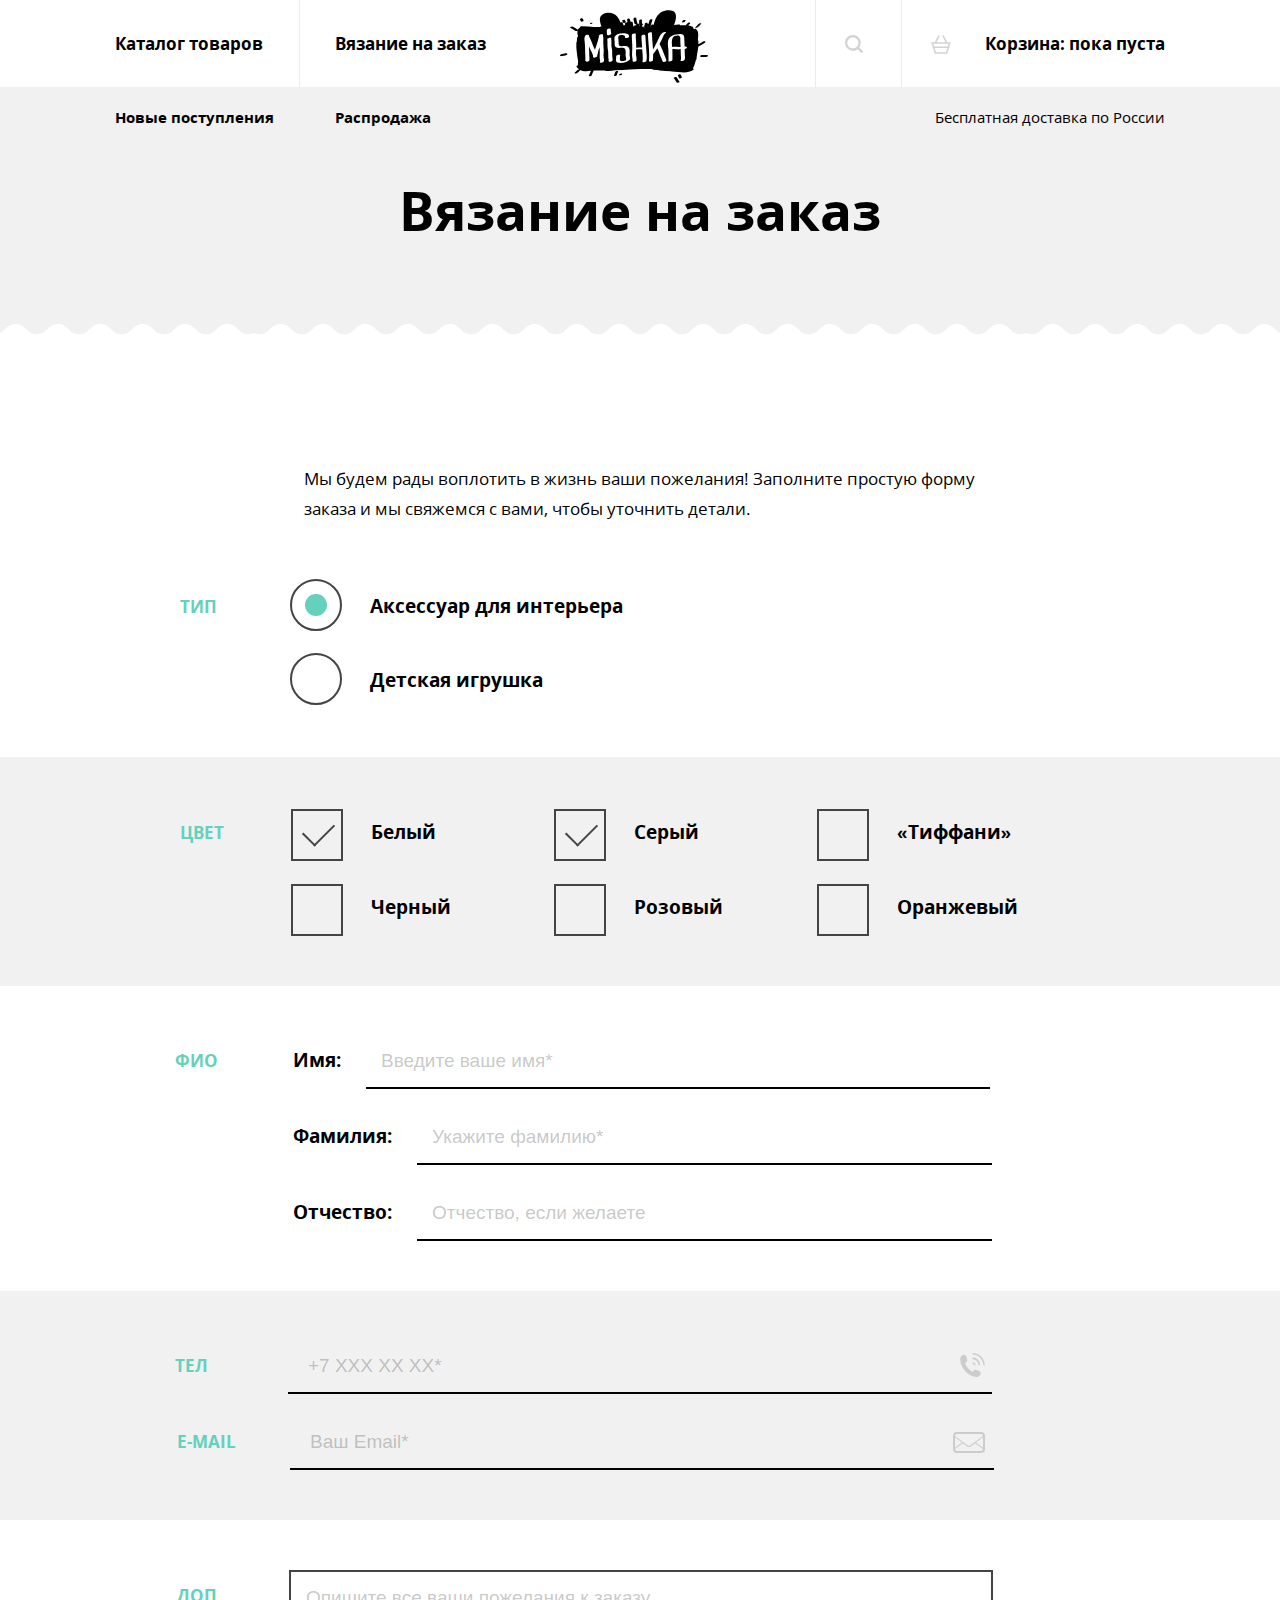
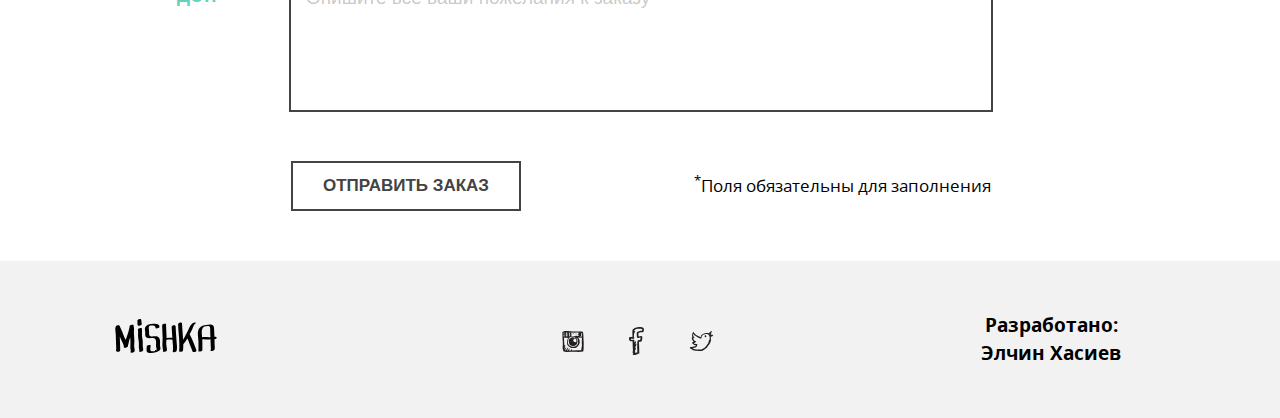
<file: form.html>
<!DOCTYPE html>
<html lang="ru">
<head>
  <meta charset="utf-8">
  <meta name="viewport" content="width=device-width,initial-scale=1">
  <meta http-equiv="x-ua-compatible" content="ie=edge">
  <title>HTML Academy: Мишка - вязание на заказ</title>
  <link href="css/style.min.css" rel="stylesheet">
  <link rel="preload" href="fonts/opensans.woff2" as="font" type="font/woff2" crossorigin="">
  <link rel="preload" href="fonts/opensansbold.woff2" as="font" type="font/woff2" crossorigin="">
</head>
<body>
  <div style="display: none">
    <svg xmlns="http://www.w3.org/2000/svg"><symbol id="icon-cart" viewBox="264.205 370.961 20.294 18.849"><path d="M283.75 378.19h-3.151l-3.407-6.814a.75.75 0 1 0-1.341.671l3.071 6.143h-9.138l3.072-6.143a.75.75 0 0 0-1.341-.671l-3.407 6.814h-3.151a.75.75 0 0 0 0 1.5h.157l.855 2.991a.737.737 0 0 0-.316.595c0 .396.309.71.697.739l1.656 5.795h12.697l1.656-5.795a.745.745 0 0 0 .698-.739.738.738 0 0 0-.316-.596l.854-2.991h.157a.75.75 0 1 0-.002-1.499zm-4.181 10.121h-10.433l-1.224-4.284h12.881l-1.224 4.284zm1.653-5.785h-13.739l-.81-2.836h15.359l-.81 2.836z"></path></symbol><symbol id="icon-fb" viewBox="56.519 49.996 14.962 27.718"><path d="M68.181 55.188c1.026.029 1.993 0 2.681-.3.391-.818.556-1.854.619-2.989-.19-.015-.062-.337-.207-.399-.029-.202-.278-.195-.309-.398-.277-.165-.457-.422-.723-.598-.727-.162-1.44-.335-2.164-.499-.849.044-1.895-.103-2.58.1-2.619-.04-3.997 1.12-5.259 2.392-.023.078-.003.197-.105.199-.574 1.587-.125 3.621-.204 5.581.099.436.107.958.204 1.395-.998.296-2.212.387-3.402.499-.317.324-.178 1.089-.206 1.693.085.583.278 1.06.413 1.595.211.193.596.396.825.498.065.029.071.082.103.1.506.268 1.451.008 2.268.1-.136 1.978.256 3.915 0 5.68.007.327.295.382.208.798-.001.963-.067 1.99.208 2.69-.287.455-.497.982-.415 1.794.122.016.114.157.105.299-.075.47.643.175.515.698.162.456-.428.184-.413.498v.896c.53.285 1.462.182 2.268.199.908-.419 2.188-.479 2.785-1.196.459.235.916-.014 1.238-.199-.018-.315.273-.333.205-.698-.004-.328-.173-.496-.103-.896v-2.89c-.206-2.293-.048-4.938-.309-7.176.888-.105 1.917-.075 2.578-.398.357-.451.377-1.23.516-1.895.177-.226.221-.583.206-.996.19-.213.068-.729.104-1.096-.141-.595-.168-1.3-.825-1.39-.884-.235-2.043.595-2.991.299.049-1.134-.293-2.342 0-3.388.746-.181 1.446-.4 2.166-.602zm-3.818 4.783c.117.254.254.486.414.698.079.022.203.003.205.101a10.319 10.319 0 0 0 3.096-.299c0 .998-.271 1.733-.518 2.492-.662.045-1.467.3-1.958.198-.276.165-.372.506-.62.698-.049.441.142.495 0 .797-.201.137-.055.611-.205.796v1.496c.085.281-.146.258-.104.497v3.488c-.085.281.146.258.104.498v2.989c.063.271-.132.791.103.896-.07.364-.412-.021-.824.1-.528.122-.926.369-1.548.4.117-.353.32-.622.311-1.097.049-.381-.365-.312-.516-.49.193-.644.562-1.117.722-1.793.197-.515.714-1.298.31-1.794-.522-.105-.521.293-.826.398-.022.077-.002.196-.103.199-.023.077-.003.196-.103.199.01.12-.151.062 0 0 .022-.078.002-.197.103-.199.023-.077.002-.197.103-.199v-.299c.368-.575.67-1.214.826-1.993.191-.28.283-.656.412-.997.156-.262.34-.869.104-1.195-.517.033-.796.295-.93.697-.32-.189.161-.434.104-.697.138-.231.169-.566.309-.797.202-.413.564-1.304 0-1.596-.438-.023-.612.207-.723.498-.214.191-.43.383-.516.698-.373-.07-.143-.727-.206-1.097-.067-.52.122-.899 0-1.195-.56-.799-2.026-.105-3.197-.299-.108-.307-.222-.984-.104-1.195 1.045-.088 2.479.201 3.197-.199.024-.078.003-.197.104-.199.094-.723-.271-1-.515-1.396.232-.806.04-2.02.104-2.989.233-.141.328-.414.515-.598.112-.955.673-1.476.722-2.49-.273.001-.607-.055-.619.199-.302-.114-.382.479-.515.199-.112-.541.246-.626.309-.997.599-.418 1.212-.82 1.856-1.195 1.741-.244 4.648-.449 6.086.198.051.616-.287.854-.207 1.496h-1.546c-1.092.24-1.987.672-2.991.997-.24.066-.276.331-.516.398-.036.396-.225.646-.311.996-.079 1.431.133 2.589.102 3.978z"></path></symbol><symbol id="icon-feature-ball" viewBox="0 0 34.373 34.373"><path d="M.286 14.069a17.244 17.244 0 0 0 .008 6.301l4.121-3.21-4.129-3.091zM24.403 1.585C19.62-.623 13.959-.559 9.149 1.992l7.513 5.625 7.741-6.032zm9.498 11.59l-4.811 3.748 4.936 3.695a17.248 17.248 0 0 0-.125-7.443zM9.209 32.414c4.844 2.534 10.724 2.65 15.73.113l-8.096-6.062-7.634 5.949zM7.914 14.433L1.681 9.767c-.32.669-.595 1.356-.825 2.056l5.308 3.974 1.75-1.364zm10.679 10.669l8.336 6.242a17.184 17.184 0 0 0 1.74-1.372l-8.326-6.234-1.75 1.364zm-7.18-13.395L4.002 6.158a17.073 17.073 0 0 0-1.269 1.723l6.931 5.189 1.749-1.363zm10.68 10.668l8.092 6.059c.471-.544.904-1.112 1.297-1.701l-7.639-5.721-1.75 1.363zM14.913 8.98L7.196 3.203a17.436 17.436 0 0 0-1.709 1.394l7.676 5.747 1.75-1.364zm10.679 10.669l6.972 5.221c.33-.662.615-1.341.855-2.033l-6.077-4.55-1.75 1.362zm.856-16.943L.88 22.626c.233.698.513 1.386.839 2.059l26.52-20.663a17.006 17.006 0 0 0-1.791-1.316zm4.295 3.918a17.418 17.418 0 0 0-.939-1.106L2.786 26.567a17.144 17.144 0 0 0 1.279 1.717l27.09-21.108c-.134-.186-.269-.37-.412-.552zm1.555 2.375L5.552 29.838c.544.501 1.114.962 1.708 1.382l25.962-20.228a17.158 17.158 0 0 0-.924-1.993z" fill="#63d1bb"></path></symbol><symbol id="icon-feature-flower" viewBox="8.014 4.35 31.972 37.301"><path fill="#63d1bb" d="M24 41.65c8.827 0 15.986-7.159 15.986-15.986C31.158 25.664 24 32.822 24 41.65zM12.641 20.78a4.442 4.442 0 0 0 4.44 4.441c.932 0 1.803-.294 2.513-.782l-.036.337c0 2.451 1.99 4.441 4.441 4.441s4.44-1.99 4.44-4.441l-.036-.337a4.396 4.396 0 0 0 2.514.782c2.451 0 4.44-1.99 4.44-4.441a4.418 4.418 0 0 0-2.54-3.997 4.434 4.434 0 0 0 2.54-3.997 4.441 4.441 0 0 0-6.954-3.659l.037-.337a4.441 4.441 0 0 0-8.881 0l.036.337a4.392 4.392 0 0 0-2.513-.781 4.442 4.442 0 0 0-4.44 4.44 4.42 4.42 0 0 0 2.54 3.997 4.42 4.42 0 0 0-2.541 3.997zM24 12.343a4.441 4.441 0 0 1 4.44 4.44 4.441 4.441 0 0 1-8.881 0c0-2.451 1.99-4.44 4.441-4.44zM8.014 25.664c0 8.827 7.158 15.986 15.986 15.986 0-8.828-7.158-15.986-15.986-15.986z"></path></symbol><symbol id="icon-feature-gift" viewBox="239.665 239.757 32.666 32.486"><path fill="#63d1bb" d="M242.56 272.243h12.504v-13.91H242.56v13.91zm28.182-23.62h-7.335c.521-.267.984-.549 1.396-.845 1.588-1.133 2.424-2.57 2.42-3.999.002-1.169-.556-2.202-1.359-2.901a4.585 4.585 0 0 0-3.016-1.121c-1.22-.001-2.352.421-3.32 1.069-1.459.979-2.606 2.451-3.424 4.067-.039.079-.078.157-.115.236a12.944 12.944 0 0 0-1.041-1.792c-.691-.985-1.523-1.86-2.497-2.511-.97-.646-2.103-1.069-3.322-1.069-1.213.004-2.323.514-3.155 1.295-.828.783-1.41 1.885-1.412 3.135-.002.73.211 1.494.649 2.188.552.872 1.424 1.628 2.633 2.248h-6.588c-.878 0-1.591.712-1.591 1.59v5.897h15.396v-7.488h1.873v7.488h15.396v-5.897a1.585 1.585 0 0 0-1.588-1.59m-22.362-2.339c-.622-.391-1-.785-1.22-1.135-.22-.354-.294-.662-.296-.963-.004-.504.248-1.042.691-1.461.437-.415 1.028-.667 1.562-.667h.013c.685 0 1.366.231 2.046.683 1.018.671 1.975 1.85 2.645 3.187.342.676.609 1.39.789 2.087-3.082-.321-5.078-1.002-6.23-1.731m10.537-1.627c.557-.797 1.21-1.466 1.887-1.916.68-.451 1.362-.683 2.047-.683h.006c.574 0 1.117.22 1.494.55.377.336.571.739.573 1.171-.004.512-.272 1.259-1.467 2.132-1.138.825-3.101 1.673-6.127 2.265a10.57 10.57 0 0 1 1.587-3.519m-1.98 27.586h12.506v-13.91h-12.506v13.91z"></path></symbol><symbol id="icon-feature-heart" viewBox="47.475 50.071 33.05 27.857"><path fill="#63d1bb" d="M80.525 58.808a8.736 8.736 0 0 0-8.736-8.736A8.727 8.727 0 0 0 64 54.865a8.727 8.727 0 0 0-7.789-4.793 8.736 8.736 0 0 0-8.736 8.736c0 9.127 14.657 19.121 16.525 19.121 1.869 0 16.525-9.95 16.525-19.121z"></path></symbol><symbol id="icon-feature-money" viewBox="46.212 56.834 46.575 27.332"><path fill="#63d1bb" d="M88.882 56.834H50.116a3.905 3.905 0 0 0-3.904 3.905V80.26a3.905 3.905 0 0 0 3.904 3.905h38.766a3.906 3.906 0 0 0 3.905-3.905V60.739a3.906 3.906 0 0 0-3.905-3.905zm-39.647 24.95V59.551h40.202v22.233H49.235z"></path><path fill="#63d1bb" d="M53.14 77.88h32.395V63.456H53.14V77.88zM69.5 65.354a5.315 5.315 0 1 1 0 10.63 5.315 5.315 0 0 1 0-10.63z"></path></symbol><symbol id="icon-feature-rocket" viewBox="612.532 500.386 54.156 23.183"><path d="M652.844 506.098c-3.647-.971-7.839-1.667-12.359-1.666a46.394 46.394 0 0 0-7.71.623l-6.784-4.668-13.456.005 5.811 6.184h8.447c-4.58 1.598-6.759 3.515-6.759 3.515l.002 3.777s2.313 1.912 6.931 3.518l-8.623-.005-5.811 6.188 13.455.002 6.816-4.692c2.261.398 4.822.647 7.681.648 4.522-.001 8.712-.697 12.36-1.667-1.176-1.775-1.915-3.743-1.918-5.877.003-2.141.738-4.112 1.917-5.885zm3.423 1.034c-1.284 1.605-1.969 3.25-1.965 4.84-.007 1.597.677 3.238 1.968 4.847 6.399-2.162 10.419-4.841 10.419-4.841s-4.019-2.68-10.422-4.846z" fill="#63d1bb"></path></symbol><symbol id="icon-flag" viewBox="-11.34 -28.346 46.68 81.691"><path fill="#63D1BB" d="M-3.561-24.455v38.9l38.9-19.451-38.9-19.449zm-7.779 77.801v-81.691h3.805v81.691h-3.805z"></path><path fill="#231F20" d="M-11.34-28.346h3.805v81.691h-3.805z"></path></symbol><symbol id="icon-insta" viewBox="53.115 53.19 21.769 21.334"><path d="M74.881 65.336c-.013-2.395-.344-4.788-.303-7.135a37.854 37.854 0 0 0-.152-2.278c-.105-.3-.111-.699-.152-1.062-.26-.17-.222-.64-.456-.835-.423-.233-1.201-.114-1.744-.22-.657-.026-1.254-.115-1.899-.153-1.936-.101-3.973-.076-5.996-.076-2.001 0-3.954-.145-5.695-.379h-2.202c-.097.004-.105.098-.227.076-.599.034-1.077.188-1.595.303-.21.119-.421.235-.683.304-.136.192-.513.145-.607.379-.186.212.185.451 0 .607v.911c.173.13.027.58.075.835v.987c-.017 1.281.134 2.397.076 3.72.467 2.762.374 6.537.076 9.413.155.579.363 1.105.455 1.746.256.479.335 1.133.683 1.52.502.206 1.233.186 1.898.229.383.098.667.293 1.14.3 2.843-.21 5.496-.154 8.427-.229 2.704.24 5.802.188 8.275-.228.195-.134.128-.529.228-.76-.056-.385.207-.449.228-.759.131-2.395.164-4.789.15-7.216zm-12.982-6.225c.757-.153 1.48-.341 2.429-.304.71.076 1.287.283 1.897.456.116.184-.243.547.153.684v.076c.059.017.149.002.151.076.445.035.794.167 1.063.379.45.055.536.476 1.138.3-.091.213-.084.524-.075.835.324 1.183.475 2.81.303 4.252-.164.163-.215.442-.303.683-.311.322-.481.785-.836 1.062-.095.236-.25.408-.454.533-.116.213-.206.452-.457.53-.298.163-.577.011-.834-.076-.446.162-.904.312-1.215.607-.816-.096-1.648-.175-2.43-.304-.242-.139-.487-.273-.835-.305a1.997 1.997 0 0 0-.836-.455c-.101-.127-.337-.118-.455-.229-.198-.029-.229-.227-.456-.229-.118-.412-.443-.618-.532-1.062-.226-.331-.308-.805-.455-1.215-.043-1.434.091-2.692.379-3.796.346-.591.779-1.094 1.138-1.67.249.021.365-.09.38-.304.306.053.434-.072.684-.075.257.008.269-.309.458-.449zm-1.67-2.733c-.117-.263-.066-.691-.075-1.062-.007-.285.278-.279.304-.532-.003-.074-.093-.059-.152-.076.126-.146.701-.097.834 0 .132.537-.354.455-.531.684.011.167.322.032.456.076.029.854-.059 1.496 0 2.202h-.456c-.007.234.229.226.456.228-.059.286.092.363.075.607-.226.153-.716.042-1.062.075-.103-.594.235-1.375.151-2.202zm-.683-1.594c.088-.013.134.016.151.076.179.253.01.683-.076.911-.173-.179-.026-.682-.075-.987zm.152 1.822c-.132-.069-.168-.237-.152-.456.132.071.167.238.152.456zm0 1.367c-.058.139-.082-.045-.076-.152.058-.139.081.045.076.152zm-.152.228c.175-.024.084.219.228.227-.009.193-.283.179-.38.077.039-.112.113-.193.152-.304zm-2.354-1.216c.006-.108.013-.214-.076-.228-.073-.733.13-1.415 0-1.973.25-.155.769-.042 1.139-.077v1.139c-.088.064-.203.101-.379.077-.054.28.324.131.379.304.008.853-.056 1.777.152 2.429-.565-.059-.906.107-1.442.076.097-.612-.019-1.435.531-1.594-.012-.141-.257-.047-.304-.153zm-.531 0c-.204.021-.217-.534-.077-.607.328.006.249.501.077.607zm-.152.988c.077-.312.034-.304.075-.683.228.013.26.77-.075.683zm.228-2.05c-.263.054-.273-.266-.153-.38.263-.053.272.267.153.38zm0-1.139c.033.159-.052.201-.076.304-.176.023-.084-.219-.229-.229.025-.102.191-.062.305-.075zm-.228 3.721c.148-.031.11.345-.076.227a.363.363 0 0 0 .076-.227zm-.684-3.721c.029.259-.438.32-.379 0h.379zm-.987.076c-.034.219-.326.179-.379.379-.214-.17.084-.468.379-.379zm-.455.759c.226-.205.451-.41.684-.607-.021-.123.071-.131.076-.228h.229c.102.381-.261.296-.305.531.021.122-.072.131-.075.227.02.335.121.588.075.988-.27.008-.276.28-.607.227.022-.428-.135-.674-.077-1.138zm.076 3.265V57.29c.195-.185.396-.364.607-.532.295.489.179 1.392.455 1.897-.275.157-.75.111-1.062.229zM72.68 69.968c-.109.954-.158 1.968-.379 2.809-2.89.123-6.02.005-8.883.153-.199.045-.273-.031-.229-.229-.253 0-.258.247-.531.229.201-.336.438-.898.151-1.291-.797.013-.797.821-1.138 1.291-.686-.053-1.137.127-1.823.075.18-.705.75-1.021.911-1.745-.395-.55-.989.138-1.214.455-.204.48-.557.81-.76 1.29H57.8c.238-.469.489-.926.759-1.366.171-.512.625-.741.683-1.367-.157-.28-.42-.029-.683 0-.123.182-.272.335-.38.531-.232.376-.501.714-.684 1.14-.181.208-.335.003-.53.227-.389.271-.581.736-.988.987-.174-.06.039-.356.153-.38.045-.181-.096-.55.075-.607.063-.366.212-.647.379-.91.119-.742.521-1.199.684-1.898-.559.099-.674.643-.988.987-.212.445-.542.772-.683 1.291-.174-.131-.028-.58-.076-.836.122-.586.298-1.119.38-1.746.133-.22.173-.535.228-.834.168-.209.046-.61-.077-.761-.226.027-.374.133-.455.304-.192-.032-.193.506-.304.304-.045-2.587-.451-4.812-.456-7.438.026-.331-.183-.424-.228-.685 1.629.028 3.121.091 4.783.229-.089.139-.199.257-.304.379-.144.07-.226.173-.378.304-.604 1.653-.975 3.984-.607 6.15.229.58.589 1.029.986 1.441.907.485 1.635 1.149 2.506 1.671 1.701.361 3.84.369 5.541 0 .236-.12.484-.226.685-.38 1.364-1.242 2.753-2.459 2.961-4.859v-1.367c-.197-1.598-.688-2.905-1.747-3.644.331-.22 1.099.043 1.67.076.223.013.447.014.684 0 .408-.024.928-.055 1.443 0 .144.187.113.544.228.76-.062 1.684-.192 3.3-.152 5.087.103.454.127.986.229 1.441-.091.973-.237 1.89-.457 2.732zm.379-11.16c-.639-.12-1.232-.284-1.897-.379.072-.333.799-.01.987-.228.385-.223.295-.92.304-1.51.032-.348.114-.644.076-1.063-.401-.951-1.783-.421-2.886-.455-.225.718-.47 1.8-.304 2.657.169.49 1.024.292 1.519.456-.14.332-.688.057-.987.076-.296-.083-.707-.052-.986-.151-2.285.078-4.284.004-6.529.151.117-1.248.063-2.465-.076-3.645h3.112c-.344.364-.912.507-1.29.835-.44.244-.861.505-1.139.911.249.134.535-.245.759-.379.355-.074.479-.381.835-.455.423-.438 1.096-.625 1.67-.912.378-.022.697.013.987.077 1.283.007 2.456.126 3.796.076.614.145 1.45.069 1.974.304.107.298.231.579.305.911.008.986-.149 1.816-.23 2.723zm-5.845-3.72c.11-.047-.009-.092 0 0zm0 0c-.529.154-1.019.348-1.367.682.484-.198 1.059-.306 1.367-.682zm1.062.607c.111-.047-.007-.091 0 0zm-1.746.911c.727-.158 1.181-.591 1.746-.911-.437.019-.592.32-.987.379-.215.217-.6.26-.759.532zm-.683-.835c-.111.047.007.092 0 0zm-.683.607c.11-.046-.008-.092 0 0zm-.075.076c.063.014.07-.03.075-.076-.064-.014-.072.03-.075.076zm-.077.076c.064.014.072-.03.077-.076-.067-.013-.072.029-.077.076zm-.834.608c.346-.134.613-.348.834-.607a2.018 2.018 0 0 0-.834.607zm2.276.987c.533-.049.749-.416 1.215-.531.284-.298.784-.381.987-.76-.56.023-.766.399-1.216.531-.284.297-.751.413-.986.76zm-2.276-.987c-.317-.074-.016.227 0 0zm-.533.379c.021.021.115-.037.076-.077-.021-.02-.116.038-.076.077zm2.809.608c-.11.047.007.091 0 0zm-1.14 1.821c-.223-.231-.676-.233-.986-.379-.697-.038-1.223.093-1.746.229-.304.151-.607.304-.91.454-.266.166-.444.417-.76.532-.205.225-.352.51-.684.607-.004.223-.173.281-.304.379-.089.115-.094.312-.227.381-.007.12.036.29-.076.303.108 1.512.291 2.948.683 4.177.287.623.975.846 1.442 1.29.589.297 1.328.444 2.126.531.277-.052.553-.105.911-.076a5.088 5.088 0 0 0 2.81-1.441c.1-.281.252-.508.455-.684-.254-.671.293-1.098.455-1.59.002-1.344-.201-2.48-.607-3.415-.256-.579-.92-.751-1.366-1.139-.059-.018-.15-.003-.151-.077-.269-.136-.733-.239-1.065-.082zm-3.415 4.327c-.113-.063-.109-.244-.152-.379.256-.078.118.237.152.379zm.076.305c.041-.117.079-.006.076.075-.04.118-.079.005-.076-.075zm.456-2.051c.015-.086.075-.042.075 0-.014.087-.075.043-.075 0zm1.67-2.125c-.203.258.041.576.077.836-.305-.039-.574-.887-.077-.836zm.379 3.948c-.04-.038.055-.097.076-.076.04.038-.054.097-.076.076zm.759 2.884c.034-.109.066.008.152 0-.018.097-.15.077-.152 0zm2.201-2.581c-.233-.057-.145.208-.379.152.069-.159.118-.338.229-.455.134.019.172.13.15.303zm-1.137-3.796c.211.119.441.217.606.381.085.219.243.363.38.529.058.778.179 1.492.151 2.354-.257.099-.438.271-.683.381-.78-.006-1.358-.212-1.897-.456-.171-.259-.355-.505-.532-.759v-1.062c.17-.185.319-.391.456-.607.228-.127.508-.201.454-.607-.038-.062-.078-.124-.075-.229.158.045.245.159.379.229.323.017.41-.2.761-.154z"></path></symbol><symbol id="icon-interior" viewBox="-259.404 -19.675 40.219 62.411"><path d="M-244.227 18.283c-.286.966-.245 2.191.027 3.639.494 2.635 1.687 6.041 2.358 9.67h5.062c.696-3.641 1.949-7.05 2.471-9.683.287-1.445.33-2.66.041-3.617-.275-.899-.89-1.618-2.021-2.303h-5.997c-1.075.679-1.674 1.391-1.941 2.294zm11.832 19.995h-13.799c-1.293 0-2.299.976-2.299 2.229v2.229h18.397v-2.229c0-1.253-1.006-2.229-2.299-2.229zm7.133-55.724h-11.732c0-1.244-1.015-2.229-2.3-2.229-1.283 0-2.3.985-2.3 2.229h-11.737l-6.073 25.517c.794-.461 1.589-.992 2.632-.992 1.359 0 2.243.818 2.924 1.375.682.557 1.162.849 1.447.849.292.001.769-.287 1.451-.836.681-.548 1.564-1.358 2.915-1.358 1.349 0 2.237.806 2.919 1.354.684.549 1.161.84 1.451.84.146 0 .338-.073.58-.214.242-.141.53-.353.872-.626.512-.411 1.139-.967 1.99-1.218.284-.085.593-.136.93-.136 1.347 0 2.238.805 2.92 1.354.683.548 1.159.84 1.451.84.287-.002.766-.296 1.445-.85.684-.554 1.571-1.367 2.925-1.367 1.356 0 2.239.817 2.919 1.371.342.276.631.489.872.631.24.143.431.214.575.214.288 0 .762-.293 1.442-.854.68-.559 1.567-1.384 2.929-1.384 1.044 0 1.839.533 2.632.997l-6.079-25.507zm-10.619 51.266h-6.864c-.657 0-1.15.479-1.15 1.115 0 .635.493 1.113 1.15 1.113h6.9c.655 0 1.15-.479 1.15-1.113 0-.636-.495-1.115-1.15-1.115h-.036zm-3.414-24.484c-.146 0-.338.074-.58.213-.157.094-.37.261-.57.41v3.731h2.299V9.959c-.505-.378-.908-.623-1.149-.623z"></path></symbol><symbol id="icon-left-arrow" viewBox="0 0 50 26.003"><path d="M50 11.002H7.659l8.174-8.174L13.005 0 0 12.998l.003.003-.003.004 13.005 12.998 2.828-2.828-8.172-8.173H50z"></path></symbol><symbol id="icon-mail" viewBox="0 0 32 32"><path d="M28 5H4a4 4 0 0 0-4 4v13a4 4 0 0 0 4 4h24a4 4 0 0 0 4-4V9a4 4 0 0 0-4-4zM2 10.25l6.999 5.25L2 20.75v-10.5zM30 22c0 1.104-.898 2-2 2H4c-1.103 0-2-.896-2-2l7.832-5.875 4.368 3.277a3 3 0 0 0 3.599 0l4.369-3.277L30 22zm0-1.25l-7-5.25 7-5.25v10.5zm-12.801-2.148c-.35.263-.763.4-1.199.4s-.851-.139-1.2-.4L10.665 15.5l-.833-.625L2 9.001V9c0-1.103.897-2 2-2h24c1.102 0 2 .897 2 2l-12.801 9.602z"></path></symbol><symbol id="icon-map-pin" viewBox="0 0 66 100.801"><path fill="#FFF" d="M56.334 9.228c-12.892-12.305-33.773-12.305-46.667 0-12.891 12.297-12.891 32.248 0 44.542 0 0 23.318 21.832 23.318 47.031 0-25.199 23.343-47.031 23.343-47.031 12.897-12.294 12.897-32.245.006-44.542z"></path><path fill="#6BC6B3" d="M47.036 45.522c-.636-3.277.13-6.947.027-10.284-.115-3.755-.713-7.485-.665-11.246.039-3.044.545-6.173-.503-9.091.065-.332.134-.662.195-.995.271-1.463-4.577-.689-5.338.649-.479.393-.726.861-.523 1.339.051.121.097.243.142.365-.917 4.485-2.197 8.827-3.668 13.174-.563 1.663-1.244 3.288-1.817 4.946-.814-1.545-1.638-3.071-2.3-4.728-1.922-4.805-3.656-9.661-6-14.285.266-2.14-4.484-1.916-5.421.044-1.132 2.371-.986 4.763-.613 7.299.42 2.858.494 5.668.528 8.554.066 5.566.502 11.119.584 16.684-.496.552-.646 1.233-.127 1.924.226.302.505.535.799.769 1.265 1.013 4.899.15 4.893-1.779-.02-5.771-.437-11.531-.589-17.299-.015-.565-.025-1.129-.034-1.694.08.203.159.406.24.607.896 2.245 1.833 4.427 3.059 6.514 1.214 2.068 1.824 4.289 2.523 6.547-.265.303-.423.647-.326.991-.055.251.099.409.352.504.894.766 2.578.383 3.513-.01a8.28 8.28 0 0 0 1.155-.593c.483-.297 1.236-.95 1.021-1.622a44.64 44.64 0 0 1-.121-.391c.657-1.776.992-3.625 1.352-5.5.381-2 1.095-3.892 1.812-5.786.073.867.149 1.732.219 2.597.285 3.575.046 7.099.011 10.674a16.22 16.22 0 0 0 .306 3.445c.096.479.514 2.53.394 2.642-.855.79-.606 1.759.539 2.011 1.279.281 2.912-.148 3.877-1.039 1.675-1.548.882-3.98.504-5.937z"></path></symbol><symbol id="icon-menu-close" viewBox="0 0 20.514 20.512"><path fill="#231F20" d="M20.513 1.414L19.099 0l-8.843 8.842L1.414 0 0 1.414l8.842 8.842L0 19.098l1.414 1.414 8.842-8.842 8.843 8.842 1.414-1.414-8.842-8.842z"></path></symbol><symbol id="icon-menu-open" viewBox="0 0 19.958 14"><path fill="#231F20" d="M0 0h19.958v2H0zm0 6h19.958v2H0zm0 6h19.958v2H0z"></path></symbol><symbol id="icon-phone" viewBox="0 0 24.829 24.333"><path d="M17.321 24.333h-1.115c-4.904-.58-8.497-2.857-11.11-5.772C2.473 15.637.402 11.875 0 6.817V5.459c.091-.921.544-1.55 1.067-2.086.65-.666 1.63-1.522 2.522-1.553.659-.022 1.78.451 2.232 1.066.388.53.595 1.59.775 2.378.185.797.6 1.95.485 2.717-.176 1.196-1.764 1.703-2.231 2.572 1.551 3.721 4.089 6.456 7.472 8.345.847-.465 1.595-1.864 2.767-1.892.428-.012.972.209 1.406.34.477.143.891.326 1.311.484.705.266 1.957.621 2.378 1.213.433.61.681 1.608.581 2.231-.194 1.234-2.227 2.603-3.444 3.059zM12.529 1.528c5.949 0 10.771 4.822 10.771 10.771h1.529C24.829 5.507 19.323 0 12.529 0v1.528z"></path><path d="M12.529 9.327v1.552a1.42 1.42 0 0 1 1.421 1.42h1.553a2.973 2.973 0 0 0-2.974-2.972zm0-3.081a6.054 6.054 0 0 1 6.056 6.054h1.588a7.642 7.642 0 0 0-7.644-7.641v1.587z"></path></symbol><symbol id="icon-play" viewBox="247.3 382.56 100.678 76.891"><path fill="#63D1BB" d="M344.255 400.708s-.92-7.008-3.785-10.078c-3.632-4.041-7.674-4.066-9.541-4.297-13.326-1.023-33.303-1.023-33.303-1.023h-.051s-19.978 0-33.304 1.023c-1.867.23-5.908.256-9.54 4.297-2.84 3.096-3.786 10.078-3.786 10.078s-.896 8.211-.896 16.422v7.699c0 8.21.947 16.421.947 16.421s.921 7.009 3.785 10.078c3.632 4.041 8.364 3.913 10.487 4.349 7.622.767 32.356 1.022 32.356 1.022s20.003-.025 33.329-1.048c1.867-.23 5.908-.256 9.54-4.298 2.84-3.069 3.786-10.078 3.786-10.078s.946-8.21.946-16.421v-7.699c-.023-8.236-.97-16.447-.97-16.447z"></path><path fill="#FFF" d="M297.614 459.449h-.016c-1.015-.011-24.946-.266-32.604-1.037l-.14-.014-.137-.028c-.271-.056-.668-.107-1.126-.167-2.503-.328-7.159-.938-10.839-5.019-3.354-3.616-4.377-10.771-4.483-11.576l-.005-.043c-.039-.342-.965-8.463-.965-16.736v-7.699c0-8.266.875-16.378.912-16.72l.009-.071c.108-.802 1.155-7.928 4.474-11.557 3.996-4.439 8.531-4.899 10.712-5.121.192-.02.37-.037.529-.058l.126-.013c13.277-1.019 33.312-1.031 33.514-1.031h.051c.201 0 20.236.013 33.514 1.031l.126.013c.159.021.337.038.529.058 2.179.221 6.71.682 10.704 5.112 3.354 3.616 4.377 10.771 4.483 11.577l.005.043c.039.342.965 8.459.99 16.753v7.708c0 8.273-.926 16.395-.965 16.736l-.007.053c-.108.805-1.156 7.953-4.478 11.562-3.994 4.435-8.527 4.896-10.707 5.117-.193.02-.371.037-.53.057l-.126.013c-13.276 1.02-33.334 1.057-33.535 1.058l-.015-.001zm-31.944-6.497c7.477.729 31.216.989 31.968.997.657-.001 20.135-.049 33.047-1.036.178-.021.371-.041.58-.062 1.836-.186 4.608-.468 7.186-3.335l.026-.029c1.825-1.974 2.853-6.928 3.075-8.552.059-.514.926-8.358.926-16.08v-7.699c-.023-7.76-.896-15.627-.951-16.109-.32-2.382-1.434-6.789-3.066-8.539l-.035-.038c-2.577-2.868-5.351-3.149-7.186-3.336a34.367 34.367 0 0 1-.58-.062c-13.066-.998-32.834-1.011-33.033-1.011h-.051c-.198 0-19.967.013-33.033 1.011a33.29 33.29 0 0 1-.58.062c-1.835.187-4.607.468-7.186 3.336l-.019.021c-1.828 1.993-2.855 6.924-3.082 8.552-.062.591-.875 8.399-.875 16.089v7.699c0 7.749.871 15.598.926 16.083.32 2.381 1.433 6.789 3.066 8.539l.035.039c2.322 2.584 5.303 2.975 7.479 3.259.481.061.939.121 1.363.201z"></path><path fill="#FFF" d="M285.733 403.138v35.708l29.747-17.854z"></path></symbol><symbol id="icon-right-arrow" viewBox="0 0 50 26.003"><path d="M0 11.002h42.341l-8.175-8.174L36.995 0 50 12.998l-.004.003.004.004-13.005 12.998-2.829-2.828 8.173-8.173H0z"></path></symbol><symbol id="icon-search" viewBox="-0.8 -0.8 17.6 17.6"><path d="M16.47 14.93l-3.415-3.415A7.67 7.67 0 0 0 14.6 6.899C14.6 2.646 11.153-.8 6.9-.8S-.8 2.646-.8 6.899s3.446 7.7 7.699 7.7c1.734 0 3.326-.58 4.613-1.546l3.417 3.416c.203.202.418.33.771.33a1.1 1.1 0 0 0 1.1-1.1c0-.24-.061-.499-.33-.769zM1.399 6.899a5.5 5.5 0 1 1 11 0c0 3.038-2.462 5.5-5.5 5.5s-5.5-2.461-5.5-5.5z"></path></symbol><symbol id="icon-tick" viewBox="0 0 32.666 22.742"><path d="M32.666 1.414L31.252 0 11.338 19.914 1.414 9.989 0 11.403l9.924 9.925 1.414 1.414h.001l1.414-1.414h-.001z"></path></symbol><symbol id="icon-toy" viewBox="226.001 226.19 60 59.62"><path d="M226.001 269.871l27.438 15.934v-23.346l-27.438-15.94v23.352zm51.346-31.244v2.453c0 1.817-3.458 3.29-7.73 3.29-4.266 0-7.727-1.473-7.727-3.29v-4.059h.024c.26 1.714 3.604 3.073 7.702 3.073 4.272 0 7.729-1.474 7.729-3.285 0-1.819-3.457-3.289-7.729-3.289-.339 0-.675.01-1.002.03l-4.975-2.888v3.086c0 1.817-3.454 3.29-7.723 3.29-2.683 0-5.045-.583-6.433-1.467a3.928 3.928 0 0 0-.732-.586c-.363-.381-.565-.797-.565-1.236v-2.986l-4.807 2.792a21.384 21.384 0 0 0-1.054-.033c-4.267 0-7.727 1.469-7.727 3.289 0 1.811 3.46 3.285 7.727 3.285 4.099 0 7.446-1.358 7.705-3.073h.022v4.059c0 1.817-3.455 3.29-7.727 3.29-4.267 0-7.727-1.473-7.727-3.29v-2.42l-5.952 3.452 27.531 15.986 27.351-15.882-6.181-3.591zm-13.644 10.166c0 1.817-3.46 3.287-7.727 3.287-4.269 0-7.729-1.47-7.729-3.287v-4.059h.024c.26 1.715 3.603 3.076 7.705 3.076 4.101 0 7.443-1.361 7.705-3.076h.021v4.059h.001zm-5.145 13.873v23.144L286 269.871v-23.144l-27.442 15.939zm-2.641-29.904c4.269 0 7.723-1.47 7.723-3.286 0-1.814-3.454-3.287-7.723-3.287-4.27 0-7.729 1.472-7.729 3.287-.001 1.816 3.459 3.286 7.729 3.286"></path></symbol><symbol id="icon-twitter" viewBox="52.253 53.771 23.494 20.168"><path d="M75.706 57.855c-.227-.366-.909-.277-1.407-.371h-1.112c.142-.353.343-.646.52-.963.056-.438.254-.734.223-1.26.129-.167.176-.417.296-.593.104-.144.242-.477.074-.667-.051-.221-.295-.249-.593-.222a.515.515 0 0 0-.222.148c-.448.433-.778 1.014-1.261 1.408-.009.008-.062 0-.074 0-.087.005-.033.046-.075.074-.146.098-.257.152-.369.223-.284.176-.547.445-.891.519-.529-.211-1.156-.326-1.852-.37-1.157.102-2.303.215-3.038.741-.911.35-1.477 1.042-2.149 1.63-.049.32-.342.398-.37.741-.005.045-.012.088-.073.074.043.241-.051.345-.074.519-.001.133.199.431 0 .52-.822-.12-1.485-.63-2.149-.964-.718-.36-1.468-.604-2.074-1.111-.716-.322-1.26-.816-1.778-1.334-.208-.312-.542-.496-.667-.89-.379-.164-.175-.912-.741-.889-.315-.043-.345.199-.444.37-.07.227-.361.232-.371.519-.004.046-.011.088-.074.075-.17 1.089-.527 1.992-.519 3.26.129.415.35.738.593 1.038-.418.051-.716.222-.89.519-.06 1.073.378 1.647.742 2.297.134.384.352.685.593.963.017.229.206.288.296.445.019.105.123.125.149.223-.04.105.289.18.073.221-.413.131-1.016.07-1.259.371-.109.279-.109.833 0 1.111.034.237.282.262.296.519.499.417 1.082.747 1.631 1.112.574.166 1.211.271 1.852.37-.102.343-.338.551-.593.741-.78.381-1.849.474-2.742.74-.555.038-.956.23-1.556.223-.333.127-.854.075-1.112.223-.122.068-.102.096-.222.221-.134.412.111.74.444.89-.005.253.219.276.371.371.089.183.254.29.445.37.544.468 1.268.759 1.927 1.112.83.183 1.648.376 2.52.519.896.116 1.901.124 2.816.222h.963c.511.132 1.23.054 1.853.074.095-.102.322-.073.519-.074.522-.269 1.196-.385 1.631-.74.574-.241.989-.642 1.557-.89.866-.765 1.937-1.324 2.519-2.37.205-.189.351-.438.445-.74.265-.156.385-.454.593-.667.404-.41.706-.924 1.037-1.4.319-.496.576-1.054.89-1.556-.01-.405.306-.484.296-.89.193-.226.177-.662.371-.88-.033-.255.029-.415.074-.594.047-1.281-.047-2.422-.297-3.407.588-.155 1.181-.302 1.631-.593.52-.206.993-.603.808-1.281zm-3.408 4.076c-.153.859-.615 1.41-1.038 2.001.059.379-.104.538-.073.889a4.303 4.303 0 0 0-.371 1.037c-.203.267-.332.606-.519.89-.366.548-.777 1.051-1.186 1.557-.378.56-.912.965-1.334 1.481-.42.493-.942.885-1.407 1.334-.474.17-.89.396-1.26.667a5.06 5.06 0 0 0-.667.296c-.177.146-.499.145-.668.29-1.086.147-2.3.17-3.555.148-1.031-.105-2.115-.159-3.039-.371-.922-.189-1.511-.712-2.297-1.037.153-.242.634-.154.963-.222.031-.166.394-.003.444-.149.257.06.285-.109.52-.07.563-.201 1.23-.302 1.705-.593.282-.138.406-.434.667-.593.033-.189.104-.341.222-.444.047-.275.201-.441.148-.815.111-.21.299-.343.296-.667-.074-.147-.128-.316-.296-.371-.026-.196-.377-.067-.444-.222-.255.032-.416-.029-.593-.075-.154-.043-.487.092-.519-.073-.842-.023-1.3-.43-1.853-.74.431-.262 1.032-.353 1.333-.742.516-.076 1.058-.129 1.112-.666 0-.717-.771-.661-1.333-.815-.773-.66-1.194-1.672-1.779-2.52.238-.157.564-.226.741-.444.454.058.54-.251.667-.52.019-.488-.333-.605-.593-.815a3.49 3.49 0 0 1-.667-.74c-.003-.818-.021-1.652.074-2.372.063-.014.07.029.074.074.227.441.559.775.815 1.186.532.357.925.853 1.556 1.112.452.413 1.108.621 1.557 1.038.601.263 1.158.57 1.704.889.669.194 1.056.673 2.001.593.198-.098.394-.199.593-.297.258-.456-.059-1.079.147-1.63.255-.659.797-1.031 1.26-1.481.29-.155.555-.335.815-.519.347-.098.675-.216.964-.37a6.223 6.223 0 0 0 1.037-.148h1.26c.244.052.475.119.74.148.209.137.38.313.666.371.789.693 1.271 1.696 1.409 3.039-.122.484.053.873.001 1.481zm.296-5.632c-.129.34-.23.707-.593.815-.017-.105-.122-.125-.147-.222-.012-.209.209-.186.296-.296.162-.085.245-.248.444-.297-.007-.09.108-.046 0 0zm-5.484 3.038c.163.135.284.31.519.371.101.221.314.327.594.37.047-.15.346-.049.37-.222.174-.023.166-.229.296-.297-.018-.55-.129-1.006-.37-1.333-.758-.423-1.676.039-1.409 1.111z"></path></symbol><symbol id="icon-video" viewBox="0 0 32 32"><path fill="#63d1bb" d="M26 15l6-4v16l-6-4v-8zm-2 0v8a4 4 0 0 1-4 4H4a4 4 0 0 1-4-4v-8a4 4 0 0 1 4-4h10a2 2 0 0 1 2-2V7H5a1 1 0 1 1 0-2h12a1 1 0 0 1 1 1v3a2 2 0 0 1 2 2 4 4 0 0 1 4 4zm-12 0H4v8h8v-8zm8 1a1 1 0 0 0-1-1h-4a1 1 0 1 0 0 2h4a1 1 0 0 0 1-1z"></path></symbol><symbol id="logo-desktop" viewBox="0 0 148.051 72.707"><path d="M143.165 31.397c-1.481 1.055-3.053 1.942-4.657 2.777.037-1.747-.119-3.465-.591-5.127.051-.333.102-.667.145-1.002.375-3.005.657-7.122-2.003-9.224-.335-.265-1.249-.035-1.922.274a4.64 4.64 0 0 0-.496-.415 14.922 14.922 0 0 1-.229-.735c-.035-.12-.168-.188-.36-.215.285-.383.263-.818-.419-1.092a18.59 18.59 0 0 0-1.143-.413c-.067-.072-.126-.096-.172-.058l-.006.003c-.938-.3-1.893-.533-2.859-.705.138-.331.396-.813.552-1 .132-.157.279-.3.429-.439.062-.057.125-.111.188-.165l.069-.061.084-.062c.38-.288.846-.865.221-1.202-.57-.307-1.507-.142-2.007.238-.863.655-1.626 1.379-2.092 2.361-2.01-.169-4.05-.155-6.079-.078a.757.757 0 0 0 .141-.25c.184-.585-.908-.525-1.188-.488-1.562.205-3.125.407-4.688.604 1.367-3.773 3.083-8.578 1.001-12.264-1.19-2.106-3.906-2.579-6.098-2.652-2.436-.081-4.898.461-7.036 1.636-4.762 2.618-7.11 7.71-8.21 13.138-.497-.657-2.301-.425-2.645.468-.124.32-.229.645-.327.972-.16.174-.282.386-.345.637-.015.056-.027.111-.041.167l-.196.007c.02-.104.041-.207.064-.31.146-.109.247-.232.28-.366.574-2.296 1.156-4.588 1.948-6.82.269-.756-2.511-.399-2.804.426a51.17 51.17 0 0 0-1.12 3.622c-.165.078-.356.187-.425.326-.017.034-.031.07-.047.104-.107-.093-.271-.151-.466-.178v-.959c0-.432-2.823-.034-2.823.757v1.568a2.329 2.329 0 0 0-.472.266l-.19.172a.373.373 0 0 0-.12.245c-.007.026-.013.053-.023.078-.017.022-.032.046-.052.066-.126.128-.184.335-.027.467.19.16.508.167.738.159.048-.002.097-.007.146-.011v.468a75.61 75.61 0 0 1-.675-.006l-.411-.051c-.021-.385-.676-.452-1.351-.328a.524.524 0 0 0-.001-.148 23.602 23.602 0 0 1-.229-1.79c.237-.079.471-.18.68-.313.159-.102.328-.224.328-.43v-.194c0-.18-.412-.204-.499-.208a2.849 2.849 0 0 0-.589.041c-.075-1.305-.081-2.615-.081-3.925 0-.84-2.824-.315-2.823.757 0 1.786.009 3.57.193 5.343a2.477 2.477 0 0 0-.27.009v-1.532c0-1.045-1.297-1.22-2.147-.809.313-.262.489-.622.37-1.039-.403-1.414-.778-2.827-.974-4.287-.188-1.394-3.017-.677-2.824.756.196 1.46.57 2.873.975 4.287.235.828 1.338.889 2.104.51-.227.196-.373.452-.373.76v.63c-.189-.098-.439-.16-.77-.16-1.057 0-1.671.885-1.4 1.477a41.915 41.915 0 0 1-.491-.083c-.382-1.248-.686-2.514-.714-3.83-.02-.942-1.27-1.049-2.108-.672a.571.571 0 0 0-.049-.168c-.385-.804-.567-1.674-.78-2.533-.332-1.35-3.158-.601-2.823.756.157.638.3 1.281.519 1.898l-.056.014c-.3.081-.601.205-.854.387-.832.079-1.828.565-1.752 1.208.058.478.131.953.209 1.427-.546.091-1.092.177-1.639.26a11.905 11.905 0 0 1-.618-2.443c-.131-.924-1.555-.854-2.332-.26-.774-2.062-1.796-4.019-3.122-5.761-2.621-3.439-7.097-4.613-11.242-3.794-1.9.376-3.735 1.184-5.043 2.646-1.21 1.353-1.352 3.089-1.17 4.805.158 1.493.61 4.005 1.584 5.976-.35-.012-.709.041-.949.139-.283.117-.561.248-.833.388a95.043 95.043 0 0 1-5.803-.07c-4.179-.194-8.301-.86-12.497-.742-.923.026-1.534.719-1.465 1.262-1.046.502-1.733 1.315-2.143 2.287-1.732-1.15-3.479-2.266-5.335-3.211-.689-.351-3.3.707-2.285 1.224 1.84.938 3.561 2.072 5.278 3.216.512.341 1.32.133 1.842-.07.03-.012.09-.039.165-.077-.306 1.44-.157 3.067.241 4.493.03.11.093.198.172.27a9.289 9.289 0 0 0-.007 1.015l-.002.165c-.4.189-.712.48-.76.839a37.38 37.38 0 0 0-.305 4.229c-.272.199-.462.469-.485.798-.233 3.345.037 6.652.467 9.95.185 2.694.69 5.344 1.172 7.999.058.416.113.832.167 1.249-.265 1.133-.398 2.395-.237 3.482-.881.171-1.729.866-1.233 1.617.765 1.158 1.644 2.018 2.606 2.649-.633-.103-1.42.11-1.871.555-.818.809-1.715 1.531-2.533 2.339-.429.424-.314.935.289 1.078.651.155 1.516-.06 1.997-.535.817-.808 1.715-1.531 2.533-2.339.248-.245.308-.517.204-.731 3.21 1.735 7.235 1.27 11.114.943-.882 1.589-1.542 3.273-2.17 4.997-.262.719 2.507.373 2.801-.436.61-1.675 1.237-3.343 2.103-4.895 3.741.117 7.479.122 11.215.051.149.182.416.305.746.336 3.27.311 6.489-.096 9.688-.699 4.789-.229 9.577-.525 14.366-.809 7.527-.186 15.056-.346 22.587-.32.1.109.204.215.314.318.272.256.621.345.979.33.062.009.128.016.199.019a69.72 69.72 0 0 1 2.141.145c.156.04.341.059.559.046h.005c.782.067 1.563.14 2.346.208.171.214.497.342.792.361 3.804.25 7.612.522 11.423.703.14.229.536.34.82.343 7.067.06 15.278 2.804 21.558-1.736.501-.362.273-.877-.264-.984a1.992 1.992 0 0 0-.326-.034c.008-.016.018-.03.023-.045a60.72 60.72 0 0 0 2.945-8.552c.365-.198.632-.494.646-.86.049-1.189.188-2.406.371-3.639a63.27 63.27 0 0 0 .441-2.66c.387-2.169.806-4.367 1.018-6.541 2.28-1.147 4.538-2.335 6.622-3.819 1.565-1.117-.784-1.883-1.832-1.137zm-55.33-15.046a1.13 1.13 0 0 0-.134.123c.073-.312.149-.623.228-.934h.111c-.068.27-.138.541-.205.811z"></path><path d="M63.261 12.626c.127.196.562.217.753.217.377.001.759-.083 1.106-.225.404-.166 1.101-.559.77-1.07-.363-.562-.609-1.19-.975-1.754-.127-.196-.562-.217-.754-.217a2.914 2.914 0 0 0-1.105.226c-.404.165-1.101.558-.77 1.069.363.562.61 1.191.975 1.754zm-42.578-1.719c.216.647 1.111.647 1.648.504.472-.127 1.39-.616 1.175-1.26-.208-.624-.433-1.293-.893-1.78-.479-.507-1.324-.417-1.902-.151-.412.19-1.177.838-.695 1.349.382.405.478.772.667 1.338zm9.977 2.988c.843 0 3.073-1.276 1.186-1.276-.843 0-3.074 1.276-1.186 1.276zm91.902-1.621c.346.072.717.032 1.055-.059.321-.086.7-.234.941-.477.355-.355.728-.729.962-1.178.104-.198.174-.399-.005-.587-.188-.197-.507-.245-.763-.251a2.695 2.695 0 0 0-1.106.22c-.252.106-.621.294-.756.553a2.964 2.964 0 0 1-.351.513l-.023.027a.578.578 0 0 0-.028.032c-.064.067-.13.133-.195.199-.158.158-.346.365-.279.614.063.241.333.349.548.394zm13.299 5.418c.631-.061 1.395-.246 1.894-.662 1.319-1.102 2.603-2.248 3.623-3.642.288-.393-1.049-.243-1.118-.23-.534.099-1.316.276-1.661.746-.949 1.296-2.164 2.349-3.391 3.374-.498.415.441.434.653.414zm10.879 27.077h-4.872c-.616 0-1.475.468-1.556 1.139-.09.739.754.922 1.304.922h4.871c.617 0 1.475-.468 1.557-1.139.09-.739-.754-.922-1.304-.922zM57.021 60.784c-.498.08-1.412.296-1.639.831a34.65 34.65 0 0 0-1.364 3.897c-.211.733 2.571.333 2.798-.451a34.575 34.575 0 0 1 1.363-3.897c.222-.527-.966-.412-1.158-.38zm4.581 2.591a3.893 3.893 0 0 0-1.029.152 3.87 3.87 0 0 0-.968.383c-.141.084-.338.2-.338.39a3.075 3.075 0 0 1-.021.346.755.755 0 0 1-.113.272c-.064.082-.108.179.018.253.196.114.502.083.712.062a4.713 4.713 0 0 0 1.099-.252c.243-.085.613-.207.795-.407.149-.164.241-.286.284-.501.035-.177.05-.349.05-.529-.001-.166-.422-.168-.489-.169zm55.05 3.676c-.354-.686-3.043.331-2.823.757.844 1.638 1.939 3.122 2.923 4.677.436.689 3.04-.414 2.823-.757-.982-1.554-2.079-3.039-2.923-4.677zm4.092-2.338c-.294-.588-1.067-.563-1.624-.414-.35.094-1.485.598-1.199 1.17l1.169 2.339c.294.588 1.068.562 1.624.414.35-.094 1.486-.598 1.199-1.171l-1.169-2.338zM5.668 43.105c-1.486.359-3.006.571-4.481.975-.537.146-1.342.641-1.16 1.318.181.675 1.128.709 1.664.562 1.476-.403 2.995-.615 4.482-.975.541-.13 1.338-.651 1.16-1.318-.185-.685-1.124-.692-1.665-.562z"></path><path d="M43.752 40.106c-.083-2.707-.514-5.396-.479-8.108.028-2.194.393-4.45-.363-6.554.047-.239.097-.477.141-.717.195-1.055-3.3-.497-3.849.468-.346.283-.523.621-.377.965.037.087.069.175.102.263-.662 3.233-1.584 6.364-2.645 9.498-.406 1.199-.896 2.37-1.31 3.565-.587-1.114-1.181-2.214-1.658-3.408-1.386-3.464-2.636-6.965-4.326-10.299.192-1.543-3.232-1.381-3.907.032-.816 1.709-.711 3.434-.442 5.262.303 2.061.356 4.086.381 6.167.048 4.012.361 8.016.421 12.027-.357.397-.466.889-.092 1.388.163.217.365.385.576.554.913.73 3.533.108 3.528-1.283-.014-4.16-.314-8.312-.424-12.471a99.221 99.221 0 0 1-.024-1.222l.173.438c.646 1.618 1.322 3.191 2.205 4.696.876 1.491 1.315 3.092 1.819 4.719-.19.219-.305.467-.234.715-.04.181.071.294.253.363.645.552 1.858.277 2.532-.007.29-.122.566-.263.834-.427.348-.215.891-.686.735-1.17l-.088-.281c.475-1.281.716-2.612.975-3.965.275-1.441.789-2.805 1.307-4.171.053.625.107 1.249.157 1.872.206 2.577.033 5.118.008 7.696-.009.854.054 1.648.221 2.484.068.345.37 1.824.283 1.904-.617.57-.438 1.268.389 1.45.923.203 2.1-.106 2.795-.749 1.209-1.117.638-2.871.364-4.28-.46-2.362.093-5.008.019-7.414zm8.44.682c-.074-2.007-.771-3.897-.781-5.925-.011-2.327.183-4.635-.156-6.949-.107-.732-4.093.101-3.953 1.059.312 2.129.199 4.268.161 6.412-.037 2.063.472 3.934.737 5.958.271 2.073-.085 4.195.15 6.271.11.971.758 2.768.09 3.612-.424.537 1.482.345 1.568.33.775-.143 1.809-.395 2.324-1.048.659-.835.198-2.448.054-3.387-.32-2.08-.115-4.236-.194-6.333zm16.479-3.35c-2.081-2.809-5.943-.787-8.64-1.554-1.39-.396-1.407-2.292-1.403-3.428.004-1.439-.115-2.757-.276-4.184-.119-1.061-.024-2.14.753-2.93.143-.146.866-.339.817-.342a8.098 8.098 0 0 1 1.077-.094c1.562-.067 4.654.234 4.056 2.506-.269 1.019 3.629.435 3.913-.643 1.224-4.64-7.352-3.749-9.774-3.106-2.231.592-4.692 1.862-4.819 4.438-.062 1.23.274 2.401.328 3.62.061 1.403-.2 2.802.291 4.155 1.092 3.01 5.57 1.59 7.849 1.761 3.88.29 2.722 5.519 2.772 7.955.027 1.3 1.192 3.461.213 4.549-.601.668-2 .706-2.817.774-.821.069-2.221.315-2.768-.465-1.002-1.431.093-3.834-.121-5.474-.122-.933-4.104-.096-3.953 1.059.346 2.651-1.412 6.2 2.424 6.655 2.464.293 5.238-.162 7.568-.936 1.207-.4 2.328-.951 3.272-1.81 1.045-.949.701-2.369.421-3.579-.682-2.943.739-6.333-1.183-8.927zm17.484-.19c-.122-3.812-.696-7.582-.711-11.4-.009-1.989-4-1.317-3.993.346.015 3.641.501 7.232.688 10.862l.012.223c-1.967-.018-3.934.179-5.905.248.203-4.675-.617-9.311-.438-13.983.022-.587-3.909-.091-3.953 1.059-.172 4.516.593 8.997.457 13.514-.064 2.155-.247 4.303-.262 6.46-.008 1.105.173 2.204.332 3.293.147 1.008.488 2.352.183 3.349-.238.779 3.594.293 3.897-.701.55-1.794-.224-4.076-.408-5.892-.177-1.74-.04-3.53.084-5.296 2.048-.131 4.096-.3 6.135-.012.091 1.391.197 2.779.325 4.172.106 1.168.181 2.334.198 3.507.016 1.028.143 2.519-.223 3.492-.78 2.075 3.179 1.906 3.757.368.71-1.887.507-4.237.386-6.22-.151-2.468-.481-4.92-.561-7.389zm17.087 4.514c-.948-2.783-2.395-5.224-3.649-7.868 1.01-1.967 2.036-3.935 2.959-5.942.838-1.824 1.459-3.854 3.107-5.139.579-.451.555-.904-.258-.96-.883-.061-2.083.194-2.795.749-1.498 1.168-2.448 2.587-3.229 4.307a162.468 162.468 0 0 1-2.94 6.13c-.074.149-.15.298-.226.448-.494.318-.792.769-.645 1.277-.798 1.578-1.614 3.146-2.521 4.653-.302-5.584-.963-11.162-1.161-16.751-.045-1.281-4.007-.484-3.953 1.059.246 6.93 1.23 13.845 1.299 20.775l-.049.051c-.303.311-.191.498.053.606a61.474 61.474 0 0 1-.211 5.303c-.477.752.467 1.149 1.094 1.149h.098c.746 0 2.649-.353 2.742-1.376.193-2.119.254-4.234.234-6.349 1.605-1.731 2.916-3.663 4.093-5.687.766 1.494 1.495 3 2.007 4.625.868 2.766 2.32 5.308 3.159 8.087.55 1.822 4.497.745 3.952-1.059-.839-2.778-2.225-5.345-3.16-8.088zm23.718-4.677c-.212-.84-1.385-.857-2.292-.777-.013-.338-.021-.677-.036-1.016-.127-2.686-.168-5.428-.396-8.105-.211-2.479-1.599-3.368-4.008-3.276-2.438.093-5.277.532-7.55 1.416-2.632 1.023-4.096 2.961-4.601 5.733-.555 3.041.242 6.275.377 9.331.155 3.535.066 7.078.062 10.614 0 .579 3.952.031 3.953-1.059.003-2.801.043-5.602 0-8.402a53.08 53.08 0 0 0-.104-2.466c1.382-.599 3.721.013 5.097.143 1.117.105 2.188-.167 3.273-.294.021 2.333.108 4.678.204 7.008.049 1.194.481 3.563-.356 4.552-.44.521 1.493.347 1.568.333.801-.147 1.777-.404 2.324-1.05.958-1.13.46-3.824.405-5.173-.079-1.928-.103-3.859-.143-5.789 1.166-.152 2.44-.865 2.223-1.723zm-14.752-.152c-.104-1.257-.219-2.513-.306-3.777-.161-2.352.118-5.634 2.31-7.062.587-.383 1.691-.317 2.377-.442.979-.177 1.974-.393 2.855.192 1.221.81.92 3.69.918 4.913-.002 2.024.21 4.038.313 6.058a13.82 13.82 0 0 1-1.698.077c-2.307-.055-4.584-.418-6.769.041zM48.771 25.176a3.193 3.193 0 0 0 1.49-.529l.26-.219c.524-.338.979-.834.734-1.373-.509-1.115-.428-2.251-.42-3.445.007-.966-.972-1.257-1.797-1.185-.729.064-2.188.586-2.194 1.534-.007 1.002-.072 2.034.11 3.02-.049.113-.075.241-.105.358-.056.214.016.424.144.595l.002.135.015.338a.908.908 0 0 0 .433.535c.39.236.884.279 1.328.236z" fill="#FFF"></path></symbol><symbol id="logo-footer" viewBox="0 0 101.615 34.056"><path d="M19.135 21.495c-.083-2.683-.51-5.347-.475-8.035.028-2.174.389-4.41-.36-6.495.047-.237.096-.473.14-.711.193-1.045-3.271-.492-3.813.464-.343.28-.519.615-.375.957.037.086.069.174.102.261-.656 3.204-1.57 6.306-2.621 9.412-.402 1.188-.888 2.349-1.298 3.533-.582-1.104-1.169-2.194-1.643-3.377-1.374-3.433-2.612-6.902-4.287-10.206.19-1.528-3.204-1.368-3.873.032-.809 1.694-.705 3.403-.438 5.214.3 2.042.353 4.05.377 6.111.047 3.976.358 7.943.417 11.919-.354.395-.461.881-.091 1.375.162.216.361.382.571.549.904.724 3.5.107 3.496-1.271-.014-4.123-.312-8.238-.42-12.358a98.054 98.054 0 0 1-.024-1.21l.171.434c.64 1.604 1.31 3.163 2.185 4.654.868 1.478 1.303 3.064 1.803 4.677-.189.217-.303.462-.233.708-.039.18.07.292.251.36.639.548 1.841.274 2.509-.007a6.07 6.07 0 0 0 .826-.424c.345-.212.883-.679.729-1.159l-.087-.279c.47-1.27.709-2.589.965-3.93.272-1.428.782-2.78 1.295-4.133.052.619.106 1.238.156 1.855.204 2.554.033 5.072.007 7.626-.008.847.054 1.633.219 2.461.068.343.367 1.808.281 1.887-.611.564-.433 1.257.385 1.437.915.201 2.081-.105 2.77-.742 1.198-1.106.632-2.845.361-4.241-.452-2.342.095-4.964.022-7.348zm8.364.675c-.074-1.988-.765-3.862-.774-5.872-.011-2.305.181-4.593-.155-6.886-.106-.725-4.056.1-3.917 1.05.309 2.11.197 4.229.159 6.354-.037 2.044.468 3.898.73 5.904.269 2.054-.084 4.157.149 6.213.109.962.75 2.743.089 3.58-.42.532 1.469.342 1.553.326.769-.142 1.793-.392 2.304-1.038.653-.828.196-2.426.053-3.357-.316-2.059-.114-4.195-.191-6.274zm16.329-3.319c-2.062-2.784-5.889-.78-8.561-1.54-1.377-.392-1.395-2.271-1.392-3.396.004-1.426-.114-2.732-.273-4.146-.119-1.052-.024-2.121.746-2.904.142-.144.859-.336.81-.339a8.132 8.132 0 0 1 1.067-.093c1.549-.066 4.613.232 4.019 2.483-.266 1.01 3.596.431 3.877-.637 1.213-4.598-7.284-3.714-9.686-3.078-2.21.588-4.648 1.846-4.775 4.399-.061 1.219.273 2.379.325 3.587.061 1.39-.198 2.776.289 4.118 1.082 2.982 5.52 1.576 7.778 1.745 3.845.287 2.697 5.469 2.748 7.883.027 1.288 1.181 3.429.211 4.507-.595.662-1.982.699-2.792.768-.813.068-2.201.312-2.742-.461-.993-1.418.091-3.799-.121-5.425-.121-.924-4.066-.095-3.917 1.05.342 2.627-1.399 6.145 2.402 6.596 2.441.289 5.191-.161 7.5-.928 1.196-.396 2.307-.942 3.243-1.793 1.035-.941.694-2.348.417-3.547-.677-2.918.731-6.279-1.173-8.849zm17.327-.189c-.122-3.777-.69-7.513-.706-11.297-.008-1.971-3.963-1.305-3.957.343.015 3.608.497 7.167.682 10.764l.013.221c-1.949-.018-3.899.177-5.853.246.201-4.633-.611-9.227-.435-13.857.022-.582-3.874-.09-3.917 1.049-.171 4.475.587 8.915.453 13.392-.064 2.136-.245 4.264-.259 6.402-.007 1.095.171 2.183.329 3.263.146.999.484 2.331.182 3.318-.237.772 3.561.29 3.862-.694.544-1.778-.222-4.039-.405-5.839-.175-1.725-.039-3.499.083-5.248 2.03-.13 4.059-.297 6.08-.012.09 1.378.196 2.754.322 4.134a45.83 45.83 0 0 1 .196 3.475c.015 1.019.142 2.496-.221 3.461-.773 2.057 3.15 1.889 3.723.364.703-1.87.502-4.199.383-6.164-.148-2.443-.477-4.874-.555-7.321zm16.932 4.474c-.939-2.758-2.373-5.177-3.616-7.797 1.001-1.949 2.018-3.898 2.932-5.888.831-1.808 1.446-3.819 3.08-5.092.574-.447.55-.896-.255-.951-.875-.061-2.064.192-2.77.742-1.485 1.158-2.427 2.563-3.201 4.268a160.304 160.304 0 0 1-2.914 6.075l-.224.443c-.49.315-.785.762-.639 1.266-.792 1.563-1.6 3.117-2.499 4.61-.299-5.534-.955-11.061-1.15-16.6-.045-1.27-3.971-.479-3.917 1.049.243 6.868 1.219 13.719 1.286 20.587l-.047.051c-.301.308-.19.494.051.602a60.756 60.756 0 0 1-.209 5.254c-.472.745.463 1.139 1.084 1.139h.096c.739 0 2.626-.35 2.718-1.364.191-2.1.251-4.196.232-6.291 1.59-1.715 2.89-3.63 4.055-5.635.759 1.48 1.482 2.972 1.989 4.582.861 2.741 2.299 5.261 3.131 8.014.544 1.806 4.457.738 3.917-1.049-.829-2.753-2.204-5.297-3.13-8.015zm23.503-4.635c-.21-.832-1.372-.849-2.271-.77-.012-.335-.02-.671-.036-1.006-.125-2.661-.165-5.379-.392-8.032-.209-2.458-1.585-3.337-3.972-3.247-2.416.092-5.229.527-7.482 1.403-2.607 1.014-4.058 2.935-4.559 5.681-.549 3.014.24 6.219.373 9.246.154 3.503.066 7.014.062 10.519 0 .573 3.916.031 3.917-1.049.003-2.776.042-5.551 0-8.327a52.196 52.196 0 0 0-.102-2.444c1.369-.593 3.687.012 5.05.141 1.107.104 2.169-.166 3.244-.292.021 2.312.107 4.635.202 6.944.049 1.184.477 3.53-.354 4.511-.437.516 1.48.343 1.555.33.793-.146 1.761-.401 2.303-1.041.949-1.12.456-3.79.401-5.126-.078-1.91-.102-3.824-.141-5.737 1.154-.147 2.417-.854 2.202-1.704zm-14.618-.15c-.103-1.245-.217-2.49-.303-3.743-.16-2.331.117-5.583 2.29-6.999.58-.379 1.675-.315 2.354-.438.97-.176 1.956-.389 2.829.19 1.21.802.912 3.657.911 4.869-.003 2.005.207 4.001.31 6.003-.552.055-1.111.089-1.683.076-2.286-.053-4.544-.413-6.708.042zM24.108 6.7a3.157 3.157 0 0 0 1.477-.524l.256-.216c.52-.335.972-.827.728-1.361-.504-1.105-.423-2.231-.416-3.414.006-.958-.963-1.246-1.781-1.174-.723.063-2.168.581-2.175 1.52-.006.993-.071 2.016.109 2.992-.047.113-.074.239-.104.355-.055.212.016.42.142.59l.002.134.015.335a.901.901 0 0 0 .429.53c.388.233.878.275 1.318.233z"></path></symbol><symbol id="logo-htmlacademy" viewBox="0 0 26.943 34.09"><path d="M13.62.017L13.472 0 0 1.412v24.661l13.473 8.017 13.43-7.99.042-.025V1.412L13.62.017zm11.399 12.11L13.495 5.334l-.001-.104-.087.05-.088-.056v.109L1.925 12.118V3.147l11.548-1.212L25.02 3.147v8.98zm-11.614-5.34L24.923 13.5l-4.479 2.64-7.093-4.221-.014 1.415 5.904 3.513-.86.507-5.03-2.992-.014 1.415 3.827 2.275-.782.523-3.031-1.787-.014 1.413 1.853 1.091-1.8 1.081-11.356-6.751 11.371-6.835zm-11.48 8.34l11.411 6.791.016 1.044-7.942-4.728-.015 1.416 7.979 4.795.018 1.076-7.973-4.74-.013 1.414 8.021 4.822.046.025 8.143-4.872-.011-5.177 3.415-2.036v10.021L13.472 31.85 1.925 24.979v-9.852z"></path></symbol><symbol id="logo-mobile" viewBox="32.458 20.216 85.589 35.034"><path d="M36.638 46.517c-.014-3.472-.262-6.938-.356-10.409-.008-.34-.015-.681-.02-1.021l.146.364c.54 1.352 1.103 2.663 1.839 3.92.731 1.244 1.099 2.58 1.521 3.939-.159.182-.256.39-.196.596-.033.15.059.245.212.306.537.46 1.55.231 2.113-.008a5.42 5.42 0 0 0 .696-.355c.29-.181.744-.572.613-.977l-.072-.235c.396-1.068.598-2.179.813-3.308.23-1.206.659-2.345 1.092-3.485.043.521.088 1.044.129 1.56.174 2.147.028 4.27.008 6.422a9.896 9.896 0 0 0 .184 2.075c.059.287.31 1.521.235 1.58-.516.476-.366 1.061.326 1.211.771.169 1.753-.088 2.333-.625 1.009-.934.531-2.396.304-3.572-.385-1.973.077-4.181.017-6.189-.069-2.26-.43-4.503-.399-6.769.023-1.831.328-3.714-.303-5.471.039-.2.08-.398.117-.6.163-.879-2.754-.414-3.212.392-.29.235-.438.519-.313.806.031.071.057.146.084.219-.552 2.699-1.321 5.313-2.207 7.93-.339 1.001-.748 1.977-1.095 2.978-.49-.933-.986-1.851-1.384-2.847-1.155-2.891-2.199-5.813-3.61-8.596.16-1.289-2.698-1.153-3.261.02-.682 1.426-.592 2.866-.369 4.393.254 1.721.298 3.411.32 5.147.039 3.347.3 6.689.351 10.04-.298.331-.389.741-.078 1.158.136.182.306.321.482.46.756.632 2.945.113 2.94-1.049zm18.196-18.372c-.089-.613-3.416.084-3.3.885.259 1.776.167 3.561.136 5.352-.031 1.722.394 3.282.615 4.971.226 1.732-.071 3.502.126 5.235.09.812.632 2.312.074 3.018-.354.447 1.237.285 1.31.275.646-.12 1.509-.331 1.938-.875.552-.697.165-2.042.045-2.82-.267-1.734-.097-3.537-.162-5.286-.061-1.676-.644-3.254-.65-4.946-.009-1.953.153-3.877-.132-5.809zm3.124 6.646c.91 2.514 4.648 1.327 6.551 1.471 3.238.239 2.272 4.607 2.313 6.641.022 1.085.995 2.889.179 3.798-.502.556-1.669.589-2.352.646-.687.057-1.854.261-2.312-.39-.836-1.194.077-3.2-.102-4.568-.103-.78-3.424-.08-3.299.884.29 2.211-1.179 5.175 2.022 5.556 2.059.244 4.372-.136 6.317-.783 1.008-.334 1.943-.792 2.731-1.509.872-.794.585-1.979.352-2.987-.569-2.458.616-5.289-.987-7.454-1.738-2.345-4.962-.657-7.212-1.297-1.161-.33-1.175-1.911-1.17-2.86.002-1.202-.098-2.302-.231-3.491-.1-.887-.021-1.787.628-2.447.119-.121.723-.283.681-.28.299-.051.572-.062.9-.076 1.304-.056 3.885.195 3.386 2.092-.226.851 3.028.363 3.266-.53 1.021-3.874-6.138-3.131-8.159-2.593-1.863.494-3.916 1.555-4.023 3.704-.052 1.027.229 2.006.274 3.022.053 1.154-.165 2.322.247 3.451zm14.455 1.87c-.053 1.799-.208 3.593-.22 5.393-.006.921.146 1.842.278 2.75.122.841.407 1.964.152 2.796-.198.646 3 .242 3.254-.587.458-1.497-.188-3.402-.341-4.918-.147-1.451-.032-2.945.072-4.42 1.708-.11 3.418-.249 5.119-.011.076 1.163.164 2.321.272 3.48.088.976.151 1.948.164 2.929.015.855.12 2.099-.185 2.913-.651 1.731 2.655 1.59 3.136.3.592-1.577.423-3.537.323-5.194-.13-2.059-.404-4.106-.47-6.166-.102-3.183-.58-6.329-.594-9.51-.007-1.661-3.338-1.099-3.331.288.012 3.04.417 6.037.571 9.068.005.061.008.121.01.18-1.64-.016-3.281.149-4.929.207.171-3.902-.515-7.771-.364-11.672.02-.492-3.264-.077-3.3.883-.143 3.781.496 7.521.383 11.291zm14.08 5.371c-.254.259-.159.414.045.506a50.736 50.736 0 0 1-.178 4.424c-.396.63.39.96.912.96h.082c.622 0 2.209-.293 2.289-1.148.162-1.769.211-3.535.196-5.299 1.337-1.446 2.434-3.057 3.416-4.748.64 1.248 1.247 2.505 1.676 3.861.725 2.31 1.938 4.431 2.637 6.75.459 1.521 3.754.621 3.298-.885-.701-2.319-1.856-4.462-2.638-6.75-.791-2.322-1.998-4.361-3.046-6.568.845-1.641 1.699-3.283 2.47-4.96.698-1.524 1.219-3.216 2.594-4.289.483-.376.464-.755-.216-.801-.737-.054-1.738.159-2.334.625-1.25.974-2.042 2.158-2.694 3.595a136.28 136.28 0 0 1-2.455 5.117l-.188.373c-.412.264-.66.642-.539 1.064-.666 1.316-1.347 2.627-2.104 3.885-.252-4.661-.803-9.317-.969-13.983-.036-1.068-3.345-.403-3.297.886.204 5.785 1.024 11.557 1.083 17.34l-.04.045zm31.534-6.232c-.177-.701-1.155-.716-1.914-.648-.01-.281-.017-.566-.029-.849-.106-2.241-.139-4.53-.329-6.765-.176-2.069-1.335-2.812-3.346-2.734-2.035.077-4.404.443-6.302 1.183-2.197.853-3.421 2.471-3.841 4.784-.464 2.539.201 5.238.313 7.789.13 2.951.056 5.909.054 8.859 0 .484 3.297.027 3.297-.884.004-2.338.037-4.676 0-7.014a45.318 45.318 0 0 0-.085-2.057c1.155-.499 3.106.01 4.255.118.933.089 1.826-.138 2.732-.244.017 1.946.09 3.905.17 5.851.042.997.402 2.975-.297 3.799-.368.436 1.249.288 1.31.28.668-.124 1.482-.338 1.939-.87.8-.942.384-3.192.338-4.316-.065-1.611-.086-3.223-.121-4.834.973-.137 2.037-.733 1.856-1.448zm-6.662-.162c-1.928-.046-3.828-.349-5.651.036-.086-1.051-.183-2.098-.255-3.154-.134-1.962.099-4.702 1.928-5.896.492-.318 1.413-.264 1.984-.368.819-.147 1.647-.328 2.384.16 1.018.676.769 3.08.766 4.101-.002 1.69.177 3.37.262 5.059-.466.046-.939.072-1.418.062zM51.159 24.322a.578.578 0 0 0 .119.497l.002.114.013.282a.766.766 0 0 0 .362.446c.325.196.737.232 1.108.196a2.676 2.676 0 0 0 1.245-.439l.216-.183c.438-.282.818-.697.612-1.146-.424-.932-.358-1.88-.35-2.87.005-.808-.812-1.051-1.501-.989-.608.054-1.827.489-1.831 1.279-.007.836-.062 1.698.092 2.522-.04.088-.064.194-.087.291zm61.577 29.183c-1.558-.585-3.283-.615-4.851-.787-1.603-.17-3.245-.41-4.884-.562-1.637.053-3.31.027-4.972.129l-4.88.268c-6.487.289-12.999.253-19.517.107-6.517-.123-13.045-.477-19.63-.453-3.288.008-6.565.099-9.862.25-1.632.283-3.239.501-4.904.913-1.615.399-3.145.907-4.794 1.048 1.623.362 3.341.292 4.962.297 1.579.01 3.243.143 4.872.231 3.229-.172 6.487-.246 9.733-.25 6.487-.024 13.015.329 19.565.451 6.548.146 13.114.186 19.683-.11l4.907-.269c1.603-.071 3.198-.127 4.829-.067 1.628-.148 3.253-.33 4.918-.532 1.664-.238 3.22-.627 4.854-.509l.074.006.006-.055c.021-.178-.04-.323-.04-.479-.033.119-.038.256-.069.373z"></path></symbol><symbol id="logo-tablet" viewBox="19.137 15.003 112.389 46.087"><path d="M129.364 56.884c4.394.868.843-35.858.147-38.311-1.96-6.569-26.677-2.144-32.18-1.717-12.723.987-25.189-.96-37.611-.376-6.205.292-34.854-1.813-37.519 1.986-5.048 7.208-2.652 25.797-1.278 35.076-4.043.779 2.309 4.154 3.138 4.897 6.314 2.192 16.358-.219 23.007.396 15.434 1.472 31.797-2.194 47.276-.955 4.496 1.144 9.604 1.019 14.224 1.239 3.414 5.572 19.664-2.461 20.796-2.235-.1-.02.507.1 0 0z"></path><path d="M45.195 39.413c-.079-2.546-.484-5.074-.451-7.624.026-2.063.37-4.185-.341-6.164.043-.225.091-.449.132-.675.184-.992-3.103-.467-3.62.44-.325.266-.492.584-.354.908.035.082.065.165.096.247-.623 3.041-1.49 5.985-2.487 8.932-.382 1.128-.843 2.229-1.232 3.354-.553-1.049-1.111-2.083-1.56-3.206-1.303-3.257-2.479-6.55-4.068-9.685.181-1.452-3.039-1.299-3.674.03-.767 1.607-.668 3.229-.416 4.948.285 1.938.334 3.842.358 5.8.045 3.771.339 7.537.396 11.311-.335.372-.438.835-.087 1.305.153.203.344.362.542.521.858.687 3.323.101 3.318-1.207-.013-3.911-.295-7.815-.399-11.727-.01-.383-.017-.766-.022-1.149l.163.411c.607 1.522 1.243 3.001 2.073 4.416.824 1.401 1.237 2.908 1.711 4.438-.179.206-.288.439-.221.674-.038.169.067.275.238.342.606.519 1.747.261 2.381-.008a5.73 5.73 0 0 0 .784-.401c.327-.202.838-.645.691-1.1l-.083-.265c.447-1.204.674-2.456.917-3.728.259-1.356.742-2.64 1.229-3.924.049.587.1 1.176.147 1.762.194 2.422.031 4.812.008 7.236-.009.803.05 1.55.208 2.337.064.324.348 1.714.266 1.79-.581.535-.412 1.192.366 1.363.868.19 1.975-.101 2.628-.705 1.137-1.05.6-2.699.342-4.024-.429-2.221.091-4.709.021-6.973zm7.937.643c-.069-1.888-.725-3.666-.734-5.573-.01-2.188.172-4.358-.146-6.535-.101-.688-3.849.095-3.717.996.293 2.002.187 4.014.151 6.029-.035 1.941.444 3.699.694 5.603.254 1.95-.081 3.945.141 5.897.103.913.712 2.603.084 3.398-.398.505 1.394.322 1.474.31.729-.136 1.702-.372 2.186-.987.62-.784.186-2.3.051-3.185-.302-1.955-.11-3.983-.184-5.953zm15.497-3.153c-1.957-2.641-5.589-.739-8.125-1.46-1.308-.372-1.323-2.155-1.319-3.224.003-1.353-.108-2.592-.26-3.935-.112-.998-.022-2.013.708-2.755.135-.137.815-.318.768-.322a7.685 7.685 0 0 1 1.013-.088c1.469-.063 4.376.22 3.814 2.356-.253.958 3.413.409 3.68-.604 1.15-4.364-6.914-3.526-9.192-2.921-2.098.557-4.412 1.751-4.531 4.174-.059 1.156.257 2.258.309 3.404.057 1.319-.188 2.635.273 3.907 1.027 2.831 5.238 1.495 7.38 1.656 3.65.271 2.561 5.19 2.608 7.48.025 1.224 1.121 3.255.2 4.278-.565.627-1.881.664-2.649.729-.772.064-2.089.296-2.604-.438-.942-1.345.087-3.605-.114-5.146-.115-.879-3.859-.091-3.717.995.325 2.492-1.328 5.83 2.279 6.258 2.318.275 4.926-.152 7.118-.881 1.135-.376 2.188-.894 3.077-1.701.982-.892.659-2.228.396-3.365-.641-2.769.695-5.956-1.112-8.397zm16.441-.178c-.114-3.584-.653-7.129-.669-10.719-.007-1.871-3.762-1.239-3.754.325.014 3.424.472 6.801.646 10.215l.012.209c-1.85-.017-3.699.169-5.553.233.191-4.396-.58-8.756-.411-13.149.021-.553-3.677-.085-3.718.995-.162 4.248.558 8.461.43 12.709-.061 2.026-.232 4.046-.247 6.074-.007 1.039.164 2.074.312 3.098.138.947.458 2.212.172 3.149-.224.731 3.379.275 3.666-.659.516-1.687-.211-3.834-.383-5.541-.167-1.636-.039-3.319.078-4.98 1.925-.123 3.852-.281 5.77-.011.084 1.308.186 2.613.305 3.924.101 1.099.171 2.194.187 3.298.016.966.135 2.367-.21 3.282-.733 1.953 2.99 1.792 3.533.347.667-1.775.477-3.984.363-5.85-.144-2.32-.454-4.627-.529-6.949zm16.069 4.246c-.892-2.617-2.252-4.913-3.431-7.399.95-1.85 1.915-3.7 2.782-5.588.788-1.715 1.373-3.624 2.922-4.833.545-.424.522-.85-.243-.902-.83-.058-1.958.182-2.629.704-1.408 1.099-2.301 2.433-3.035 4.05a156.23 156.23 0 0 1-2.765 5.765c-.069.14-.141.28-.213.421-.465.3-.744.723-.606 1.201-.75 1.484-1.518 2.959-2.371 4.375-.283-5.25-.905-10.496-1.093-15.752-.041-1.205-3.768-.455-3.715.996.23 6.517 1.155 13.021 1.221 19.536l-.047.048c-.285.293-.179.469.051.571a57.736 57.736 0 0 1-.199 4.985c-.448.709.439 1.081 1.029 1.081h.092c.701 0 2.49-.331 2.579-1.294.182-1.992.237-3.981.221-5.971 1.508-1.627 2.741-3.444 3.849-5.348.72 1.405 1.405 2.821 1.887 4.35.816 2.602 2.182 4.991 2.971 7.604.518 1.713 4.229.701 3.717-.996-.792-2.611-2.093-5.024-2.974-7.604zm22.304-4.398c-.199-.791-1.302-.807-2.156-.731-.012-.318-.02-.637-.033-.956-.12-2.525-.158-5.104-.371-7.622-.198-2.331-1.505-3.167-3.77-3.08-2.293.087-4.962.5-7.101 1.332-2.475.962-3.852 2.784-4.326 5.391-.522 2.86.227 5.901.354 8.775.146 3.324.062 6.655.059 9.98 0 .545 3.717.03 3.717-.996.004-2.633.041-5.268 0-7.9a50.827 50.827 0 0 0-.097-2.318c1.3-.563 3.499.011 4.792.133 1.052.1 2.059-.155 3.079-.275.02 2.193.101 4.4.191 6.591.047 1.122.453 3.351-.335 4.279-.414.491 1.405.326 1.475.314.753-.139 1.671-.381 2.186-.988.901-1.062.433-3.597.381-4.863-.074-1.814-.097-3.63-.135-5.443 1.095-.145 2.294-.816 2.09-1.623zm-13.872-.143c-.099-1.183-.207-2.364-.288-3.552-.15-2.212.111-5.298 2.172-6.642.553-.36 1.59-.298 2.235-.416.922-.166 1.856-.369 2.685.181 1.148.762.865 3.47.863 4.62-.002 1.904.198 3.797.295 5.698-.524.052-1.056.084-1.597.073-2.169-.053-4.311-.394-6.365.038zM49.915 25.373a2.99 2.99 0 0 0 1.401-.497l.244-.206c.493-.318.92-.785.69-1.291-.479-1.049-.403-2.117-.395-3.241.006-.908-.914-1.182-1.689-1.114-.686.061-2.058.551-2.063 1.443-.007.942-.068 1.913.104 2.84-.046.106-.071.226-.099.336-.053.201.015.399.135.56l.002.127.014.318c.07.221.205.388.407.503.367.222.832.263 1.249.222z" fill="#FFF"></path></symbol></svg>
  </div>
  <header class="header wrapper">
    <nav class="main-nav main-nav--nojs">
      <button class="main-nav__toggle main-nav__toggle--nojs" type="button"></button>
      <ul class="main-nav__list">
        <li class="main-nav__item main-nav__item--logo">
          <a class="header__logo" href="index.html">
            <picture class="header__logo-wrap">
              <source media="(min-width: 1150px)" srcset="img/logo-desktop.svg">
              <source media="(min-width: 768px)" srcset="img/logo-tablet.svg">
              <img class="header__logo-image" src="img/logo-mobile.svg" width="86" height="35" alt="Магазин Мишка">
            </picture>
          </a>
        </li>
        <li class="main-nav__item main-nav__item--catalog"><a class="main-nav__link main-nav__link--catalog" href="catalog.html">Каталог товаров</a></li>
        <li class="main-nav__item main-nav__item--form"><a class="main-nav__link main-nav__link--form">Вязание
        на заказ</a></li>
        <li class="main-nav__item main-nav__item--search">
          <a class="main-nav__link main-nav__link--search" href="#">
            <svg class="main-nav__search-icon" width="18" height="18">
          <use xlink:href="#icon-search"></use>
        </svg>
            <span>Поиск
        по сайту</span></a>
        </li>
        <li class="main-nav__item main-nav__item--cart">
          <a class="main-nav__link main-nav__link--cart" href="#">
            <svg class="main-nav__cart-icon" width="20" height="19">
          <use xlink:href="#icon-cart"></use>
        </svg> Корзина: пока пуста</a>
        </li>
        <li class="main-nav__item main-nav__item--delivery">Бесплатная доставка по России</li>
        <li class="main-nav__item main-nav__item--new"><a class="main-nav__link main-nav__link--new" href="#">Новые
        поступления</a></li>
        <li class="main-nav__item main-nav__item--sale"><a class="main-nav__link main-nav__link--sale" href="#">Распродажа</a></li>
      </ul>
    </nav>
  </header>
  <main class="form-main">
    <h1 class="form-main__title">Вязание на заказ</h1>
    <div class="wrapper">
      <p class="form-main__description">Мы будем рады воплотить в жизнь ваши пожелания! Заполните простую форму заказа и мы свяжемся с вами, чтобы уточнить детали.</p>
    </div>
    <form class="order-form" method="post" action="https://echo.htmlacademy.ru">
      <fieldset class="order-form__radio-panel">
        <div class="order-form__flex-wrapper wrapper">
          <p class="order-form__description order-form__description--type">Тип</p>

          <ul class="order-form__radio-list">
            <li>
              <input type="radio" class="order-form__radio-button" name="radio-button" id="radio-button-1" checked="">
              <label for="radio-button-1" class="order-form__radio-label" tabindex="0">Аксессуар для интерьера</label>
            </li>
            <li>
              <input type="radio" class="order-form__radio-button" name="radio-button" id="radio-button-2">
              <label for="radio-button-2" class="order-form__radio-label" tabindex="0">Детская игрушка</label>
            </li>
          </ul>
        </div>
      </fieldset>
      <fieldset class="order-form__checkbox-panel">
        <div class="order-form__flex-wrapper wrapper">
          <p class="order-form__description order-form__description--color">Цвет</p>
          <ul class="order-form__checkbox-list">
            <li>
              <input type="checkbox" class="order-form__checkbox-button" name="checkbox-button-1" id="checkbox-button-1" checked="">
              <label for="checkbox-button-1" class="order-form__checkbox-label" tabindex="0">Белый</label>
            </li>
            <li>
              <input type="checkbox" class="order-form__checkbox-button" name="checkbox-button-2" id="checkbox-button-2" checked="">
              <label for="checkbox-button-2" class="order-form__checkbox-label" tabindex="0">Серый</label>
            </li>
            <li>
              <input type="checkbox" class="order-form__checkbox-button" name="checkbox-button-3" id="checkbox-button-3">
              <label for="checkbox-button-3" class="order-form__checkbox-label" tabindex="0">«Тиффани»</label>
            </li>
            <li>
              <input type="checkbox" class="order-form__checkbox-button" name="checkbox-button-4" id="checkbox-button-4">
              <label for="checkbox-button-4" class="order-form__checkbox-label" tabindex="0">Черный</label>
            </li>
            <li>
              <input type="checkbox" class="order-form__checkbox-button" name="checkbox-button-5" id="checkbox-button-5">
              <label for="checkbox-button-5" class="order-form__checkbox-label" tabindex="0">Розовый</label>
            </li>
            <li>
              <input type="checkbox" class="order-form__checkbox-button" name="checkbox-button-6" id="checkbox-button-6">
              <label for="checkbox-button-6" class="order-form__checkbox-label" tabindex="0">Оранжевый</label>
            </li>
          </ul>
        </div>
      </fieldset>
      <fieldset class="order-form__name">
        <div class="order-form__flex-wrapper wrapper">
          <p class="order-form__description order-form__description--name">ФИО</p>
          <ul class="order-form__name-list">
            <li class="order-form__name-item">
              <label for="first-name">Имя:</label>
              <input type="text" class="order-form__field order-form__field--name" name="first-name" id="first-name" placeholder="Введите ваше имя*">
            </li>
            <li class="order-form__name-item">
              <label for="surname">Фамилия:</label>
              <input type="text" class="order-form__field order-form__field--surname" name="surname" id="surname" placeholder="Укажите фамилию*">
            </li>
            <li class="order-form__name-item">
              <label for="patronymic">Отчество:</label>
              <input type="text" class="order-form__field order-form__field--patronymic" name="first-name" id="patronymic" placeholder="Отчество, если желаете">
            </li>
          </ul>
        </div>
      </fieldset>
      <fieldset class="order-form__phone">
        <div class="order-form__flex-wrapper wrapper">
          <p class="order-form__description order-form__description--phone">Тел</p>
          <input type="tel" class="order-form__field order-form__field--phone" name="phone" id="phone" placeholder="+7 ХХХ ХХ ХХ*">
          <svg class="order-form__phone-icon" width="25" height="24">
          <use xlink:href="#icon-phone"></use>
        </svg>
          <label for="phone" class="visually-hidden">Телефон</label>
        </div>
      </fieldset>
      <fieldset class="order-form__email">
        <div class="order-form__flex-wrapper wrapper">
          <p class="order-form__description order-form__description--email">E-mail</p>
          <input type="email" class="order-form__field order-form__field--email" name="email" id="email" placeholder="Ваш Email*">
          <svg class="order-form__mail-icon" width="32" height="32">
          <use xlink:href="#icon-mail"></use>
        </svg>
          <label for="email" class="visually-hidden">E-mail</label>
        </div>
      </fieldset>
      <fieldset class="order-form__additionally">
        <div class="order-form__flex-wrapper wrapper">
          <p class="order-form__description order-form__description--additionally">Доп</p>
          <textarea class="order-form__additionally-field" name="additionally" id="additionally" placeholder="Опишите все ваши пожелания к заказу"></textarea>
        </div>
      </fieldset>
      <div class="order-form__submit-block wrapper">
        <p class="order-form__note"><sup>*</sup>Поля обязательны для заполнения</p>
        <button class="button order-form__button" type="submit">Отправить заказ</button>
      </div>
    </form>
  </main>
  <footer class="footer">
    <div class="wrapper">
      <div class="footer__logo">
        <a class="footer__logo-link"><svg class="footer__logo-icon" width="102" height="34"><use xlink:href="#logo-footer"></use></svg></a>
      </div>
      <div class="social">
        <ul class="social__list">
          <li class="social__item">
            <a class="social__link social__link--instagram" href="#"><span class="visually-hidden">Мы в Инстаграме</span>
            <svg class="social__icon" width="22" height="21">
              <use xlink:href="#icon-insta"></use>
            </svg>
          </a>
          </li>
          <li class="social__item">
            <a class="social__link social__link--facebook" href="#"><span class="visually-hidden">Мы в Фейсбуке</span>
            <svg class="social__icon" width="15" height="28">
              <use xlink:href="#icon-fb"></use>
            </svg>
          </a>
          </li>
          <li class="social__item">
            <a class="social__link social__link--twitter" href="#"><span class="visually-hidden">Мы в Твиттере</span>
            <svg class="social__icon" width="25" height="20">
              <use xlink:href="#icon-twitter"></use>
            </svg>
          </a>
          </li>
        </ul>
      </div>
      <div class="copyright">
        <a class="copyright__link" href="mailto: el.hasiev@gmail.com">
          <span class="copyright__text" style="text-align: center;
    line-height: 1.5em;">
            Разработано:<br>
            Элчин Хасиев
          </span>
        </a>
      </div>
    </div>
  </footer>
  <script src="js/script.js"></script>
  <script src="js/picturefill.min.js"></script>
  <script src="js/svg4everybody.min.js"></script>
  <script>
    svg4everybody();
  </script>
</body>
</html>
</file>
